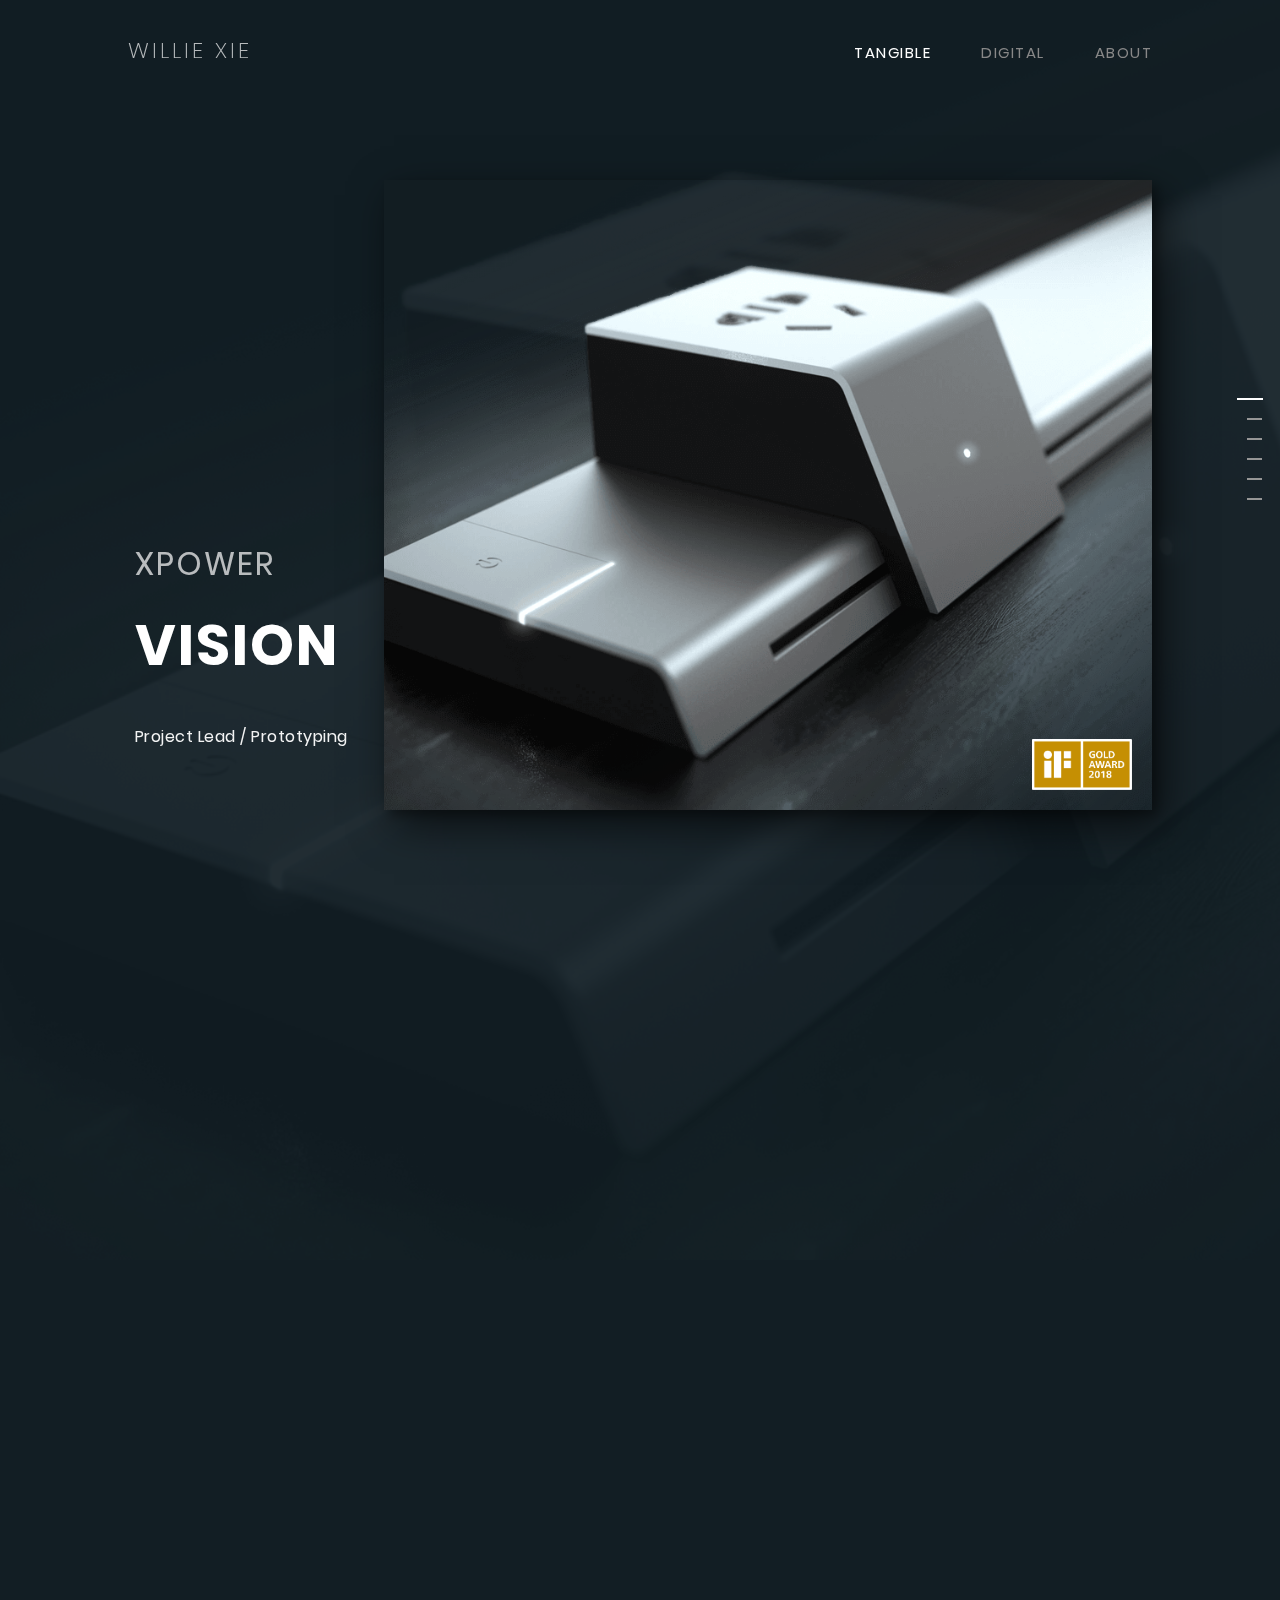
<file: index.html>
<!DOCTYPE html>
<html lang="en">

<head>
    <meta charset="utf-8">
    <meta name="viewport" content="width=device-width, initial-scale=1">
    <meta name="keywords" content="Willie Xie Design Portfolio">
    <meta name="description" content="Willie Xie Design Portfolio">
    <title> Willie Xie - TANGIBLE</title>
    <link rel="icon" href="img/thmb.png">
    <!-- CSS FILES -->
    <link rel="stylesheet" type="text/css" href="css/fullpage.css">
    <link rel="stylesheet" type="text/css" href="css/style.css">

<!-- Global site tag (gtag.js) - Google Analytics -->
<script async src="https://www.googletagmanager.com/gtag/js?id=UA-144193144-1"></script>
<script>
  window.dataLayer = window.dataLayer || [];
  function gtag(){dataLayer.push(arguments);}
  gtag('js', new Date());

  gtag('config', 'UA-144193144-1');
</script>

</head>

<body class="loading">
<div class="navbar">
<a href="/"><div class="logo1">WILLIE XIE</div></a>
<input id="burger" type="checkbox" />

<label for="burger">
    <span></span>
    <span></span>
    <span></span>
</label>

<nav>    
  <ul>
    <li><a href="/" class="checked">TANGIBLE</a></li>
    <li><a href="/digital">DIGITAL</a></li>
    <li><a href="/about" style="padding-bottom: 30%;">ABOUT</a></li>
    <a href="tel:+8613122324885"><img src="img/Asset%202.svg" style="height: 20px"></a>
      <a href="mailto:xie.willie@gmail.com"><img src="img/Asset%201.svg" style="height: 20px"></a>
      <a href="https://www.linkedin.com/in/williexie"><img src="img/Asset%203.svg" style="height: 20px"></a>
  </ul>
</nav>
 


<div class="topnav">
  <a class="active" href="\">TANGIBLE</a>
  <a href="\digital">DIGITAL</a>
  <a href="\about">ABOUT</a>
  
</div></div>


   
    <div id="fullpage">
        <div id="section1" class="section">
            <div class="project">
                <a href="\vision" class="projectthmb" style="position: relative">
                <img class="fitimg" src="img/5_6.png">
                            <img class="award" src="img/iF_GoldAward2018gold_l_RGB.png" >
                </a>

            </div>


        </div>
        
        <div id="section2" class="section">
            <div class="project">
                <a href="\aria" class="projectthmb2">
                <img class="fitimg" src="img/aria4.png">
                </a>
               
            </div>
        </div>
        
        <div id="section3" class="section">
            <div class="project">
                <a href="\cameramount" class="projectthmb3">
                <img class="fitimg" src="img/drift_wrist3.png">
                </a>
    
            </div>
        </div>
        <div id="section4" class="section">
            <div class="project">
                <a href="\desksystem" class="projectthmb4">
                <img class="fitimg" src="img/iPS5.116.png">
                </a>
                
            </div>
        </div>
        <div id="section5" class="section">
            <div class="project">
                <a href="\c3" class="projectthmb5">
                <img class="fitimg" src="img/C3_r1.png">
                </a>
            </div>
        </div>
        <div id="section6" class="section">
            <div class="project">
                <a href="\packaging" class="projectthmb6">
                <img class="fitimg" src="img/jl1.png">
                </a>
            </div>
        </div>
    
    </div>
<div class="projecttext"><h1>
                    XPOWER</h1> <h5>VISION</h5>
                    <div style="margin-top: -5px"><h2>Project Lead / Prototyping</h2></div>
                </div>
    <div class="projecttext2"><h1>
                    ARIA</h1> <h5>AIR PURIFIER</h5>
                    <div style="margin-top: -5px"><h2>Product / Concept  </h2></div>
                </div>
    <div class="projecttext3"><h1>
                    DRIFT</h1> <h5>CAMERA MOUNT</h5>
                    <div style="margin-top: -15px"><h2>Product / Prototyping </h2></div>
                </div>
    <div class="projecttext4"><h1>
                    XPOWER</h1> <h5>DESK SYSTEM</h5>
                    <div style="margin-top: -15px"><h2>Product / Manufacturing </h2></div>
                </div>
    <div class="projecttext5"><h1>
                    C3</h1> <h5>COMPUTER CASE</h5>
                    <div style="margin-top: -15px"><h2> Prototyping / Simulation </h2></div>
                </div>
    <div class="projecttext6"><h1>
                    Miscellaneous</h1> <h5> PACKAGING DESIGN</h5>
                    <div style="margin-top: -15px"><h2>Packaging / Manufacturing</h2></div>
                </div>


    <img class="bgimg1" src="img/5_6.png">
<img class="bgimg2" src="img/aria4.png">
<img class="bgimg3" src="img/drift_wrist3.png">
<img class="bgimg4" src="img/iPS5.116.png">
<img class="bgimg5" src="img/C3_r1.png">
    <img class="bgimg6" src="img/jl1.png">

<script type="text/javascript" src="js/fullpage.min.js"></script>
<script src="js/imagesloaded.pkgd.min.js" type="text/javascript"></script>


<script>
    imagesLoaded('#section1', () => {
				document.body.classList.remove('loading');
			});
    </script>
    <script>
        var s = sessionStorage.getItem('state');
        
    var d = document.getElementById(s);
d.className += " active";
        
        sessionStorage.clear();
    </script>
    <script>
        var myFullpage = new fullpage('#fullpage', {
            //Navigation
            menu: '#menu',
            lockAnchors: true,
            anchors: ['p1', 'p2', 'p3', 'p4', 'p5','p6'],
            navigation: true,
            navigationPosition: 'right',
            navigationTooltips: ['Project1', 'Project2', 'Project3', 'Project4'],
            showActiveTooltip: false,
            slidesNavigation: false,
            slidesNavPosition: 'bottom',

            //Scrolling
            css3: true,
            scrollingSpeed: 700,
            autoScrolling: true,
            fitToSection: true,
            fitToSectionDelay: 600,
            scrollBar: false,
            easing: 'easeInOutCubic',
            easingcss3: 'ease',
            loopBottom: false,
            loopTop: false,
            loopHorizontal: true,
            continuousVertical: false,
            continuousHorizontal: false,
            scrollHorizontally: false,
            interlockedSlides: false,
            dragAndMove: false,
            offsetSections: false,
            resetSliders: false,
            fadingEffect: false,
            normalScrollElements: '#element1, .element2',
            scrollOverflow: false,
            scrollOverflowReset: false,
            scrollOverflowOptions: null,
            touchSensitivity: 6,
            normalScrollElementTouchThreshold: 3,
            bigSectionsDestination: null,

            //Accessibility
            keyboardScrolling: true,
            animateAnchor: true,
            recordHistory: false,

            //Design
            controlArrows: true,
            verticalCentered: true,
            sectionsColor: [],
            fixedElements: '#header, .footer',
            responsiveWidth: 0,
            responsiveHeight: 0,
            responsiveSlides: false,
            parallax: false,
            parallaxOptions: {
                type: 'reveal',
                percentage: 62,
                property: 'translate'
            },

            //Custom selectors
            sectionSelector: '.section',
            slideSelector: '.slide',

            lazyLoading: true,

            //events
            onLeave: function(origin, destination, direction) {},
            afterLoad: function(origin, destination, direction) {},
            afterRender: function() {},
            afterResize: function(width, height) {},
            afterResponsive: function(isResponsive) {},
            afterSlideLoad: function(section, origin, destination, direction) {},
            onSlideLeave: function(section, origin, destination, direction) {}
        });
    </script>


</body>

</html>
</file>
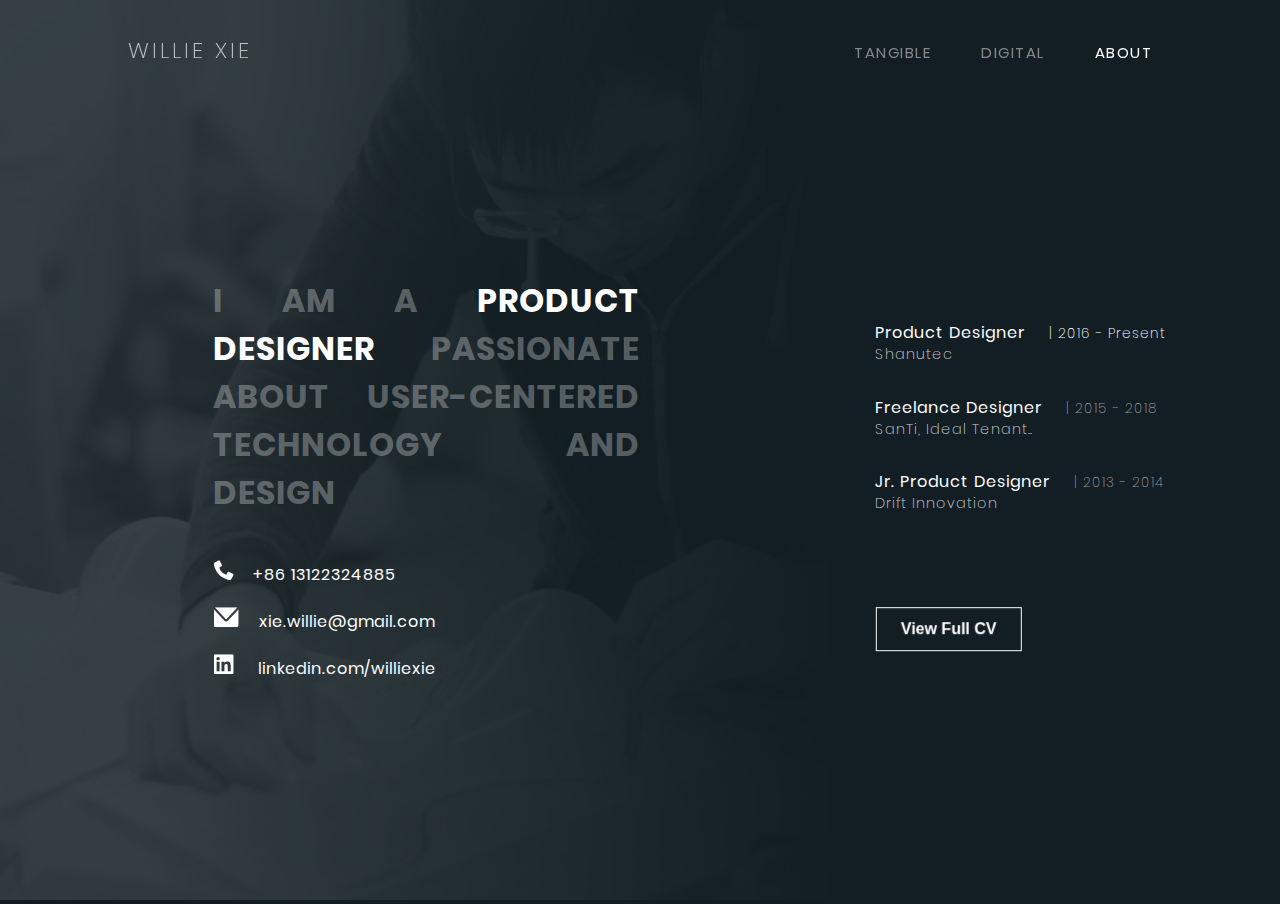
<file: about.html>
<!DOCTYPE html>
<html lang="en">

<head>
    <meta charset="utf-8">
    <meta name="viewport" content="width=device-width, initial-scale=1">
    <meta name="keywords" content="Willie Xie Design Portfolio">
    <meta name="description" content="Willie Xie Design Portfolio">
    <title>Willie Xie</title>
    <link rel="icon" href="img/thmb.png">
    <!-- CSS FILES -->
    <link rel="stylesheet" type="text/css" href="css/fullpage.css">
    <link rel="stylesheet" type="text/css" href="css/style.css">

<!-- Global site tag (gtag.js) - Google Analytics -->
<script async src="https://www.googletagmanager.com/gtag/js?id=UA-144193144-1"></script>
<script>
  window.dataLayer = window.dataLayer || [];
  function gtag(){dataLayer.push(arguments);}
  gtag('js', new Date());

  gtag('config', 'UA-144193144-1');
</script>
</head>

<body>
<div id="navbar"class="navbar">
<a href="/"><div class="logo1">WILLIE XIE</div></a>
<input id="burger" type="checkbox" />

<label for="burger">
    <span></span>
    <span></span>
    <span></span>
</label>

<nav>    
  <ul>
    <li><a href="/" >TANGIBLE</a></li>
    <li><a href="/digital">DIGITAL</a></li>
    <li><a href="/about" class="checked" style="padding-bottom: 30%;">ABOUT</a></li>
    <a href="tel:+8613122324885"><img src="img/Asset%202.svg" style="height: 20px"></a>
      <a href="mailto:xie.willie@gmail.com"><img src="img/Asset%201.svg" style="height: 20px"></a>
      <a href="https://www.linkedin.com/in/williexie"><img src="img/Asset%203.svg" style="height: 20px"></a>
  </ul>
</nav>
 


<div class="topnav">
  <a href="\">TANGIBLE</a>
  <a href="\digital">DIGITAL</a>
  <a class="active" href="\about">ABOUT</a>
  
</div></div>


<div class="splitgrid">
    <ul>
        <li style="position: relative; grid-column: span 2"><img class="gmask" style="opacity: 0.15; width: 100%; object-fit: cover" src="img/portrait4.jpg">
        <div class="cinfo">
          <div style="text-align: justify;">
           <h7 >I AM A </h7><h8>PRODUCT DESIGNER</h8> <h7 >PASSIONATE ABOUT USER-CENTERED TECHNOLOGY AND DESIGN</h7></div>
            <div class="contact"><a href="tel:+8613122324885"><img src="img/Asset%202.svg" style="height: 20px; margin-right:20px"><h4 style="display: inline">+86 13122324885</h4></a>
      <a href="mailto:xie.willie@gmail.com"><img src="img/Asset%201.svg" style="height: 20px; margin-right:20px"><h4 style="display: inline">xie.willie@gmail.com</h4></a>
      <a href="https://www.linkedin.com/in/williexie"><img src="img/Asset%203.svg" style="height: 20px; margin-right:20px">
            <h4 style="display: inline">linkedin.com/williexie</h4></a></div>
 </div>
        </li>
        
        <li style="position: relative">
       
       <!--<h3><img style="height: 25px; width: auto; margin-left: 0px; margin-right: 20px" src="img/work.svg">EXPERIENCE</h3>-->
                
           <div class="cv">    
           <div style="line-height: 0px; padding-top: 60px">     
           <h4 style="display: inline">Product Designer</h4>
               <h4 style="display: inline; font-weight: 100; font-size: 0.85em; padding-left: 20px">| 2016 - Present</h4>
            <h6>Shanutec</h6>
             </div>   
            <div style="line-height: 0px; padding-top: 20px">     
           <h4 style="display: inline">Freelance Designer</h4>
               <h4 style="display: inline; font-weight: 100; font-size: 0.85em; padding-left: 20px;color: #999">| 2015 - 2018</h4>
            <h6>SanTi, Ideal Tenant.. </h6>
             </div>       
             <div style="line-height: 0px; padding-top: 20px; padding-bottom: 60px">     
           <h4 style="display: inline">Jr. Product Designer</h4>
               <h4 style="display: inline; font-weight: 100; font-size: 0.85em; padding-left: 20px;color: #999">| 2013 - 2014</h4>
            <h6>Drift Innovation</h6>
             </div>       
             
                
            <!--<h3 style="display: inline"><img style="height: 25px; margin-left: 0px; margin-right: 20px" src="img/edu.svg">EDUCATION</h3>
                
                
           <div style="line-height: 0px; padding-top: 60px">     
           <h4 style="display: inline">BSc. Product Design</h4>
               <h4 style="display: inline; font-weight: 100; font-size: 0.85em; padding-left: 60px;color: #999">2011 - 2015</h4>
            <h6>Brunel University London</h6>
             </div>   -->
            
                
            <div style="padding-top: 10px;">  
            <a href="/CV_WillieXie2019.pdf" class="button1 hvr-sweep-to-right">View Full CV</a></div> 
        
        
        
        
        
        
        
        
        
        
        
        
        </div> 
        </li>
    </ul>
    
</div>


<script type="text/javascript" src="js/jquery-3.3.1.min.js"></script>
    <script type="text/javascript" src="js/fullpage.min.js"></script>
    <script type="text/javascript" src="js/scrolloverflow.min.js"></script>
    <script>
    window.onscroll = () => {
  const nav = document.querySelector('#navbar');
  if(this.scrollY <= 10) nav.className = 'navbar'; else nav.className = 'scroll';
};
    </script>

</body>

</html>
</file>
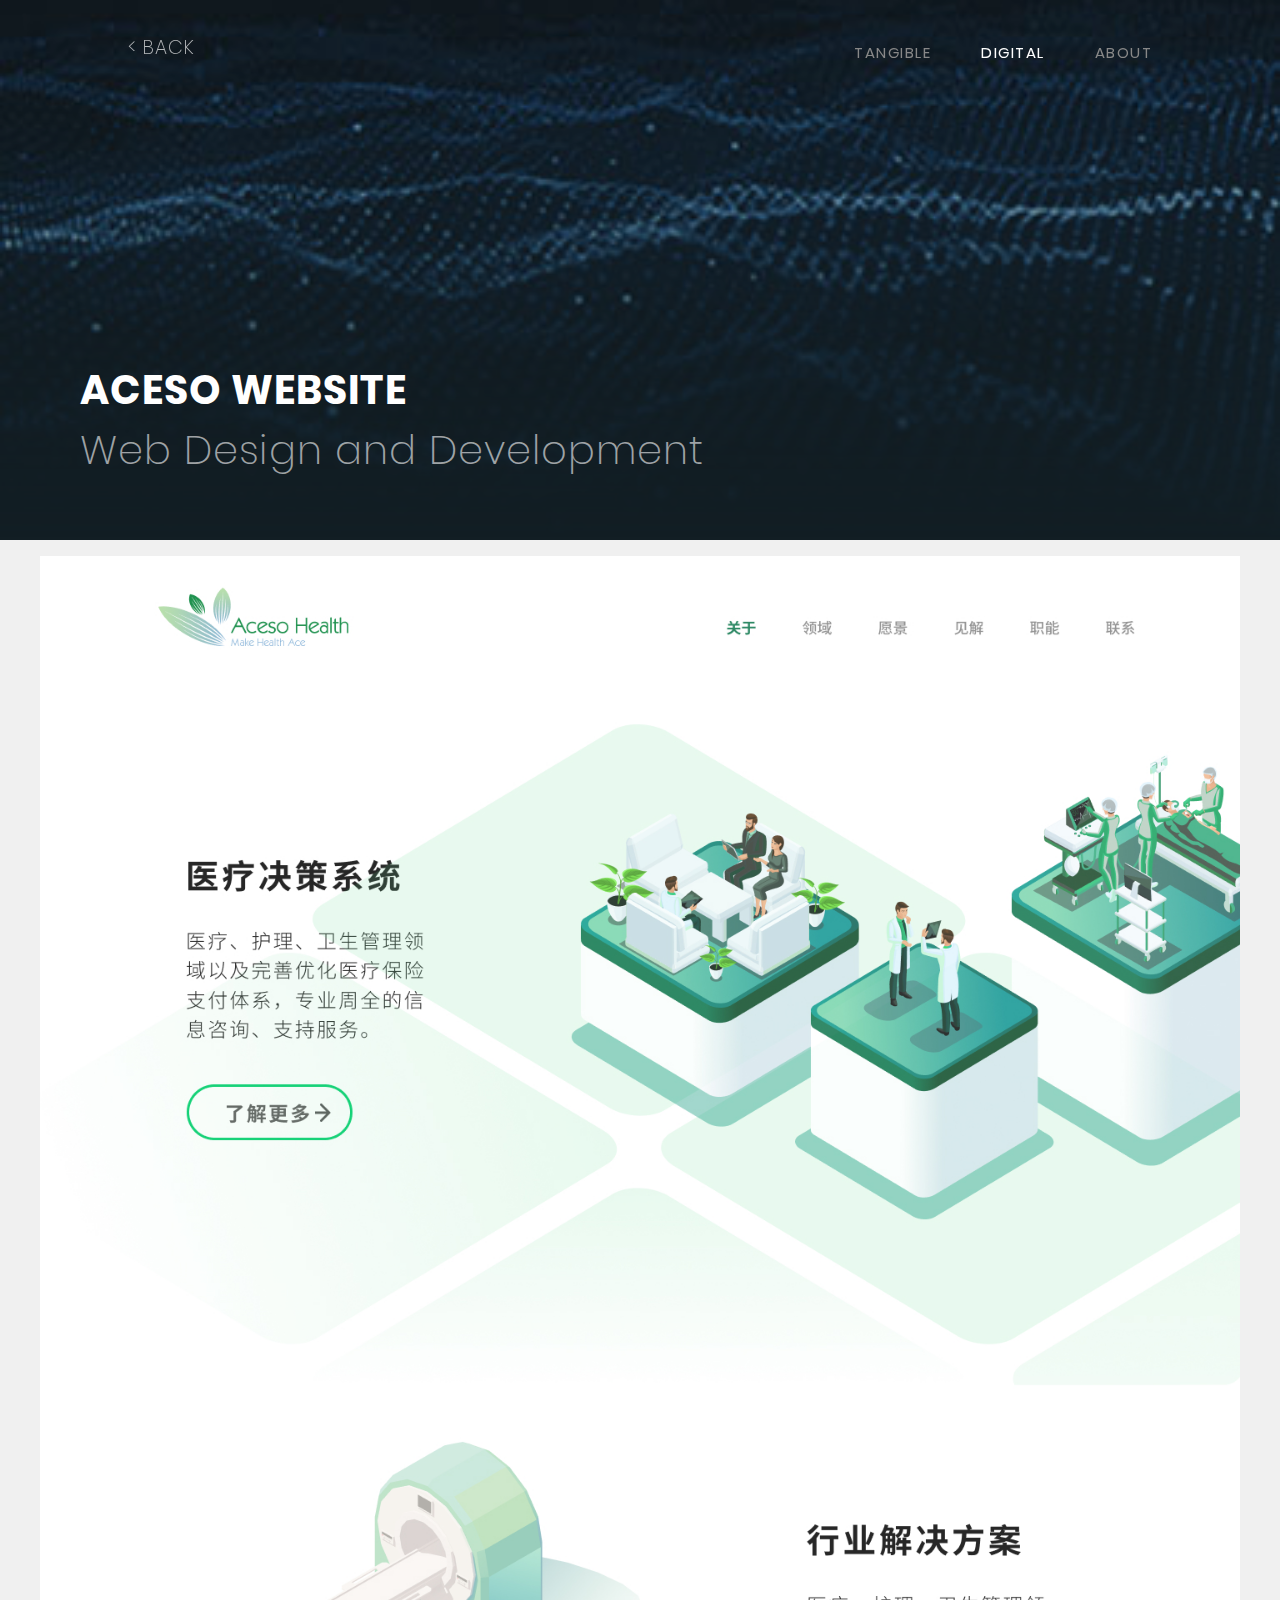
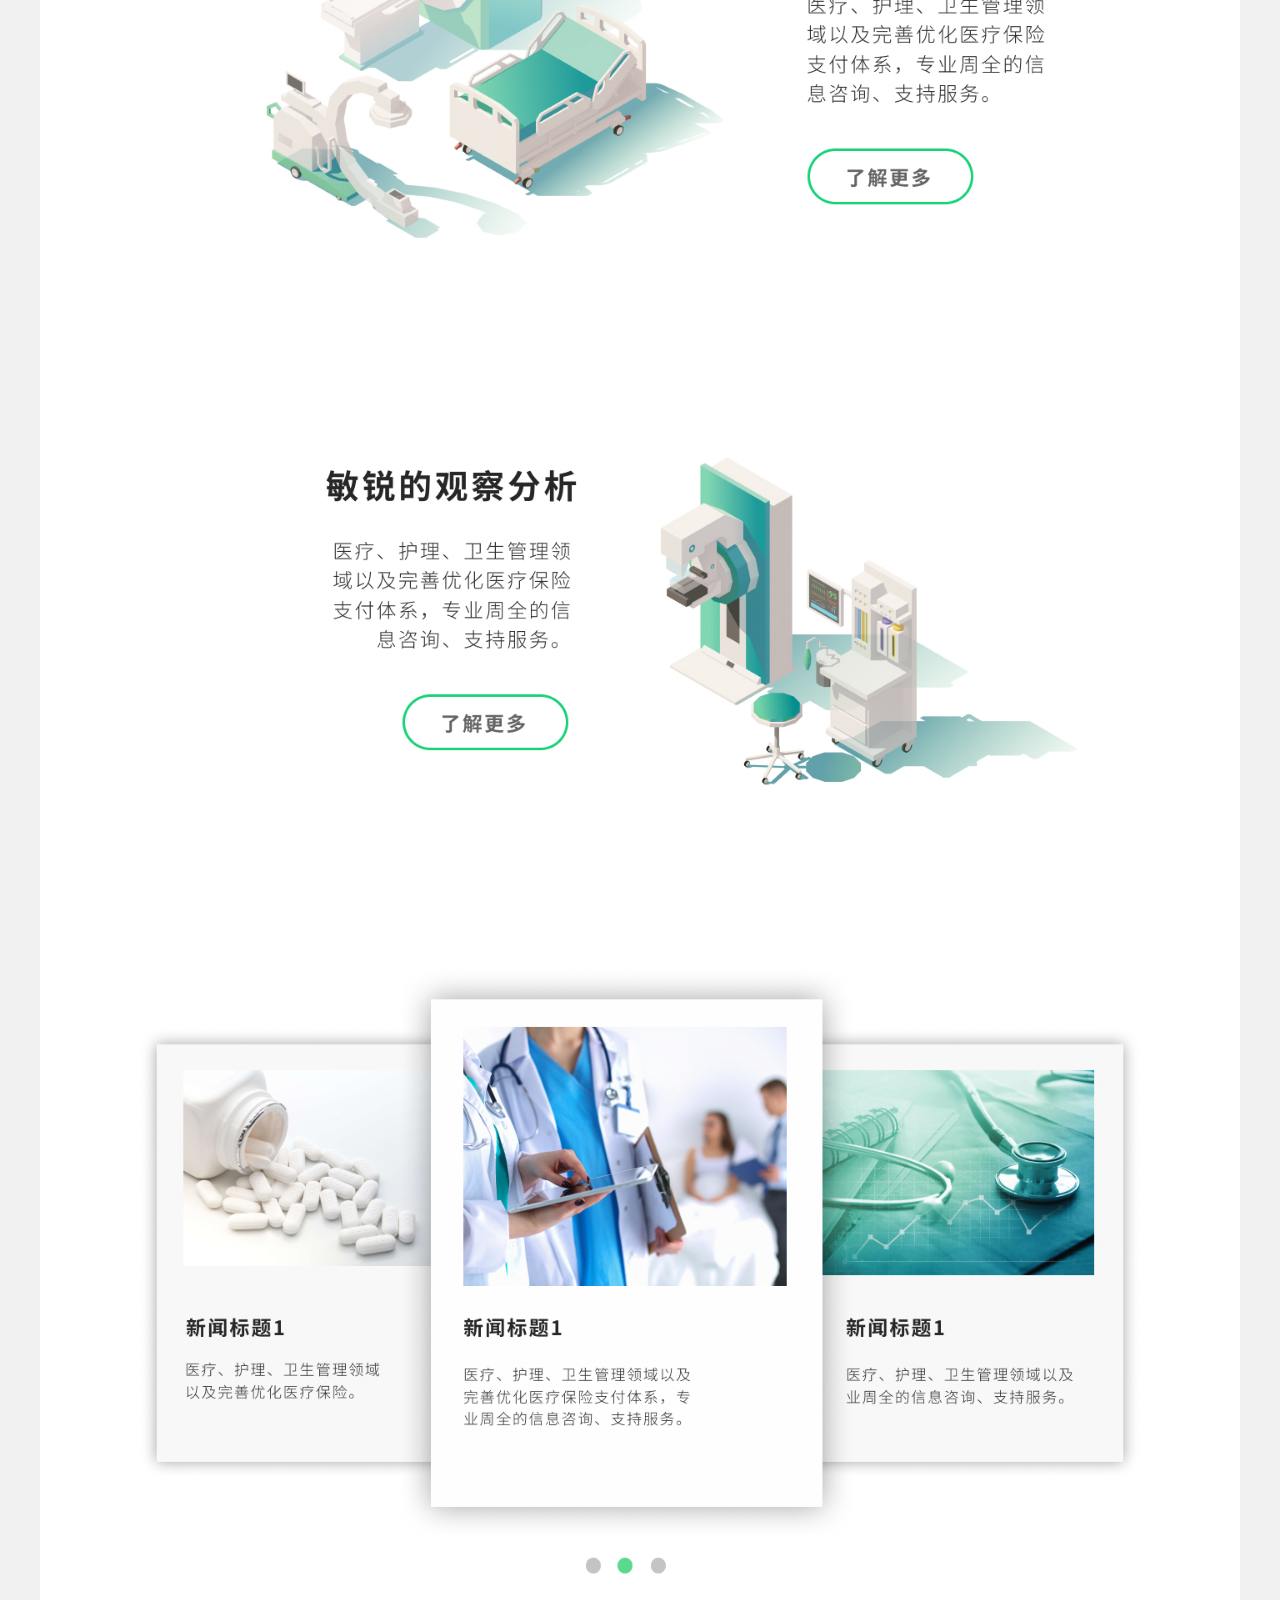
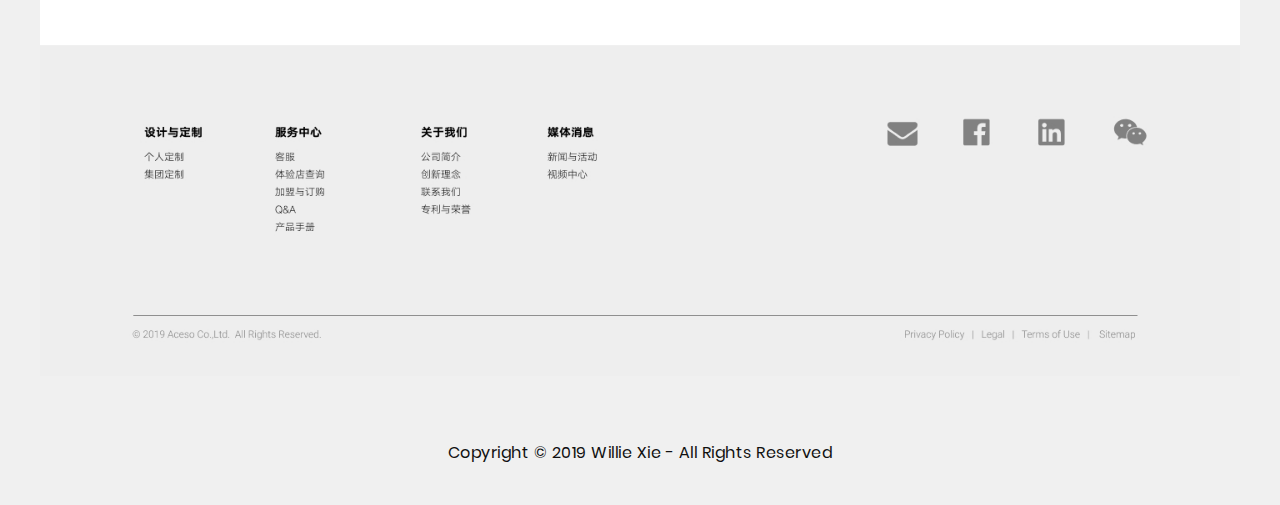
<file: acesoweb.html>
<!DOCTYPE html>
<html lang="en">

<head>
    <meta charset="utf-8">
    <meta name="viewport" content="width=device-width, initial-scale=1">
    <meta name="keywords" content="Willie Xie Design Portfolio">
    <meta name="description" content="Willie Xie Design Portfolio">
    <title>WX</title>
    <link rel="icon" href="img/thmb.png">
    <!-- CSS FILES -->
    <link rel="stylesheet" type="text/css" href="css/fullpage.css">
    <link rel="stylesheet" type="text/css" href="css/style.css">
     <link rel="stylesheet" type="text/css" href="css/uikit.css">
<!-- Global site tag (gtag.js) - Google Analytics -->
<script async src="https://www.googletagmanager.com/gtag/js?id=UA-144193144-1"></script>
<script>
  window.dataLayer = window.dataLayer || [];
  function gtag(){dataLayer.push(arguments);}
  gtag('js', new Date());

  gtag('config', 'UA-144193144-1');
</script>
</head>

<body>
<div id="navbar"class="navbar">
<a href="/digital"><div class="logo1" style="letter-spacing: 1px; font-size: 1.2em;">&#60; BACK</div></a>
<input id="burger" type="checkbox" />

<label for="burger">
    <span></span>
    <span></span>
    <span></span>
</label>

<nav>    
  <ul>
    <li><a href="/" class="checked">TANGIBLE</a></li>
    <li><a href="/digital">DIGITAL</a></li>
    <li><a href="/about" style="padding-bottom: 30%;">ABOUT</a></li>
    <a href="tel:+8613122324885"><img src="img/Asset%202.svg" style="height: 20px"></a>
      <a href="mailto:xie.willie@gmail.com"><img src="img/Asset%201.svg" style="height: 20px"></a>
      <a href="https://www.linkedin.com/in/williexie"><img src="img/Asset%203.svg" style="height: 20px"></a>
  </ul>
</nav>
 


<div class="topnav">
  <a  href="\">TANGIBLE</a>
  <a class="active" href="\digital">DIGITAL</a>
  <a href="\about">ABOUT</a>
  
</div></div>
<div style="width: 100%; position: relative">
<img class="headerimg" src="img/light2.jpg">
<div style="color: #fff; max-width: 1200px; width: 100%; position: absolute; display: block; bottom: 0%;left: 50%;transform: translate(-50%, -50%); margin: 0 auto;padding-left: 1em">
    <div style=" padding-left: 2em;">
    <h9>ACESO WEBSITE</h9>
        <h10>Web Design and Development</h10>

    </div>
    </div>
</div>
<div style="background-color: rgb(240,240,240)">
 <div style="max-width: 1200px; margin: 0 auto; padding: 1em 1em">
  <img class="contentimg" src="img/aceso/Desktop.jpg">



</div></div>
    <footer style="background-color: rgb(240,240,240); text-align: center; padding: 40px">
    <h2 style="max-width: 1200px; margin: 0 auto; color: #111">Copyright © 2019 Willie Xie - All Rights Reserved</h2>
    </footer>



<script src="js/lottie.js"></script>
    <script>
    lottie.loadAnimation({
  container: document.getElementById('lottie3'), // the dom element that will contain the animation
  renderer: 'svg',
  loop: true,
  autoplay: true,
  path: 'img/em/em3.json' // the path to the animation json
});

    </script>
    <script>
    window.onscroll = () => {
  const nav = document.querySelector('#navbar');
  if(this.scrollY <= 10) nav.className = 'navbar'; else nav.className = 'scroll';
};
    </script>
    <script>
    sessionStorage.setItem('state', 'section3');
    </script>
    <script src="js/uikit.min.js"></script>
    <script src="js/uikit-icons.min.js"></script>
</body>

</html>
</file>
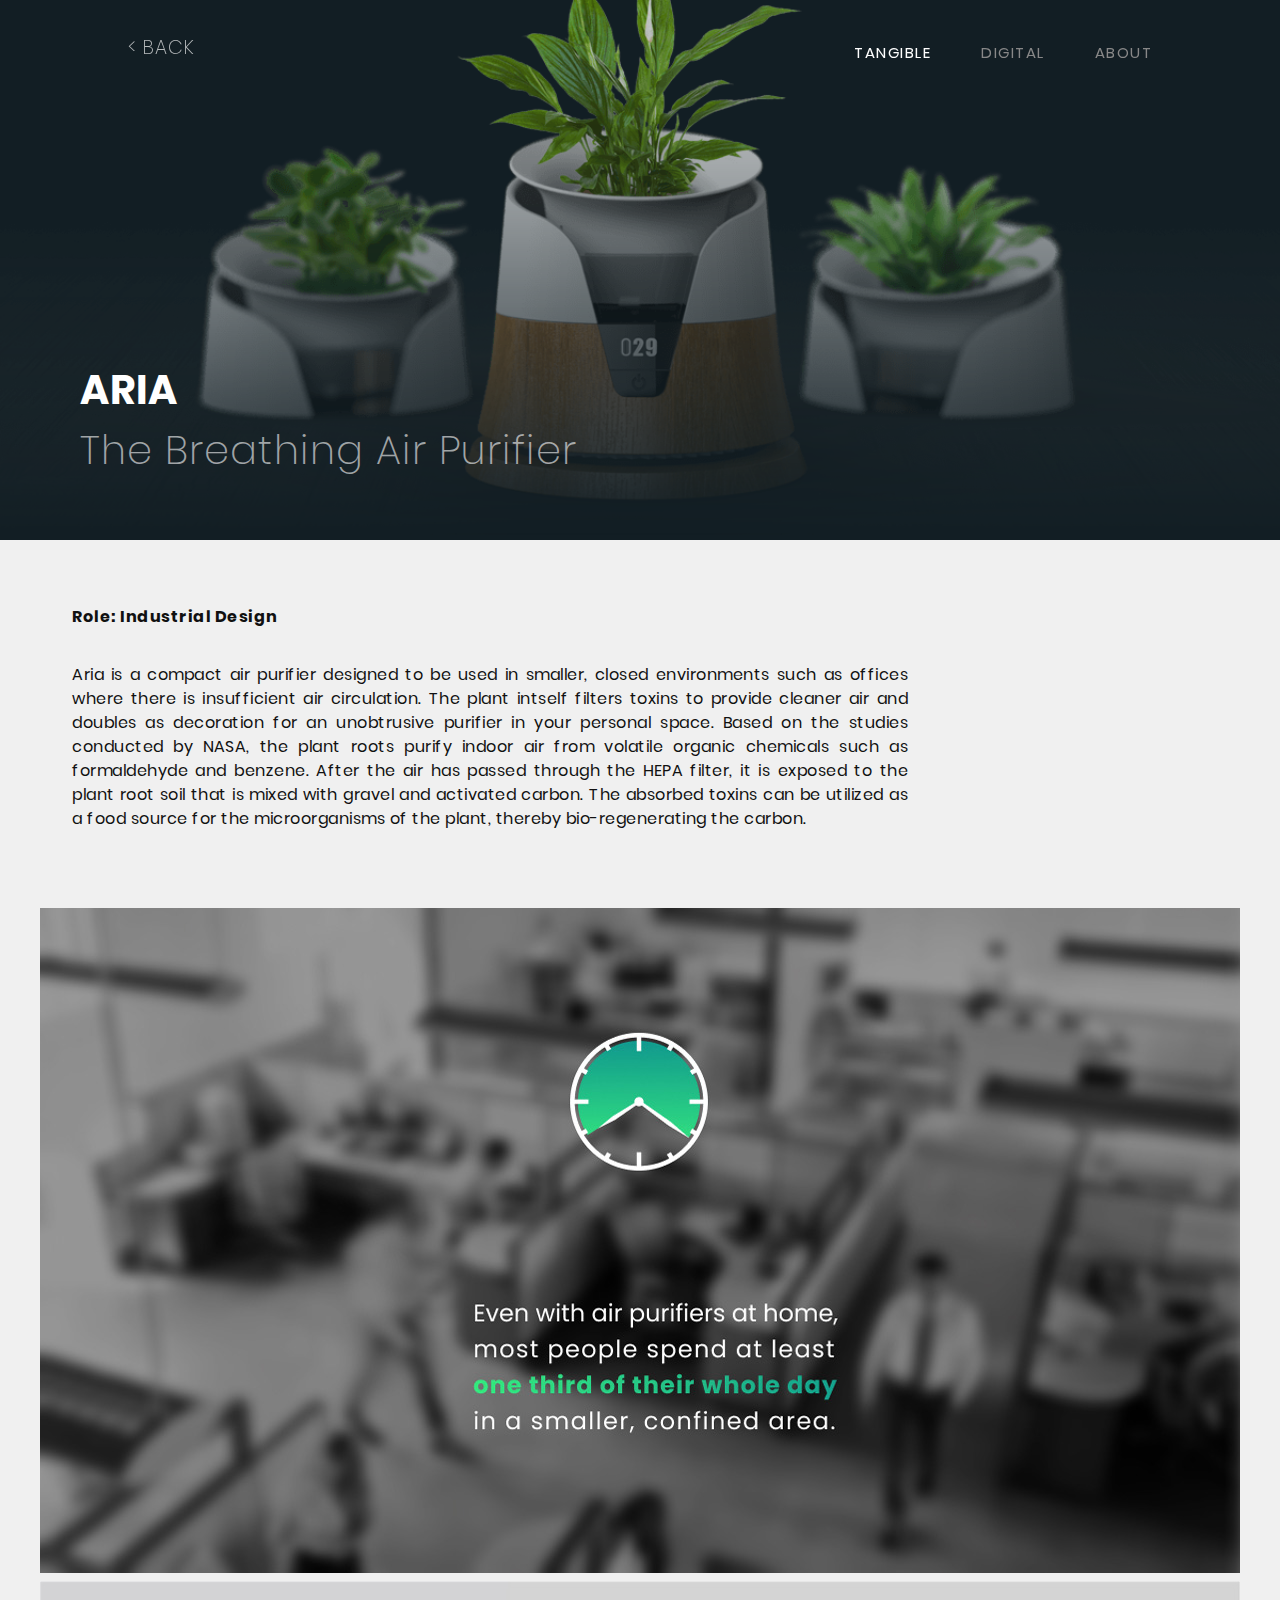
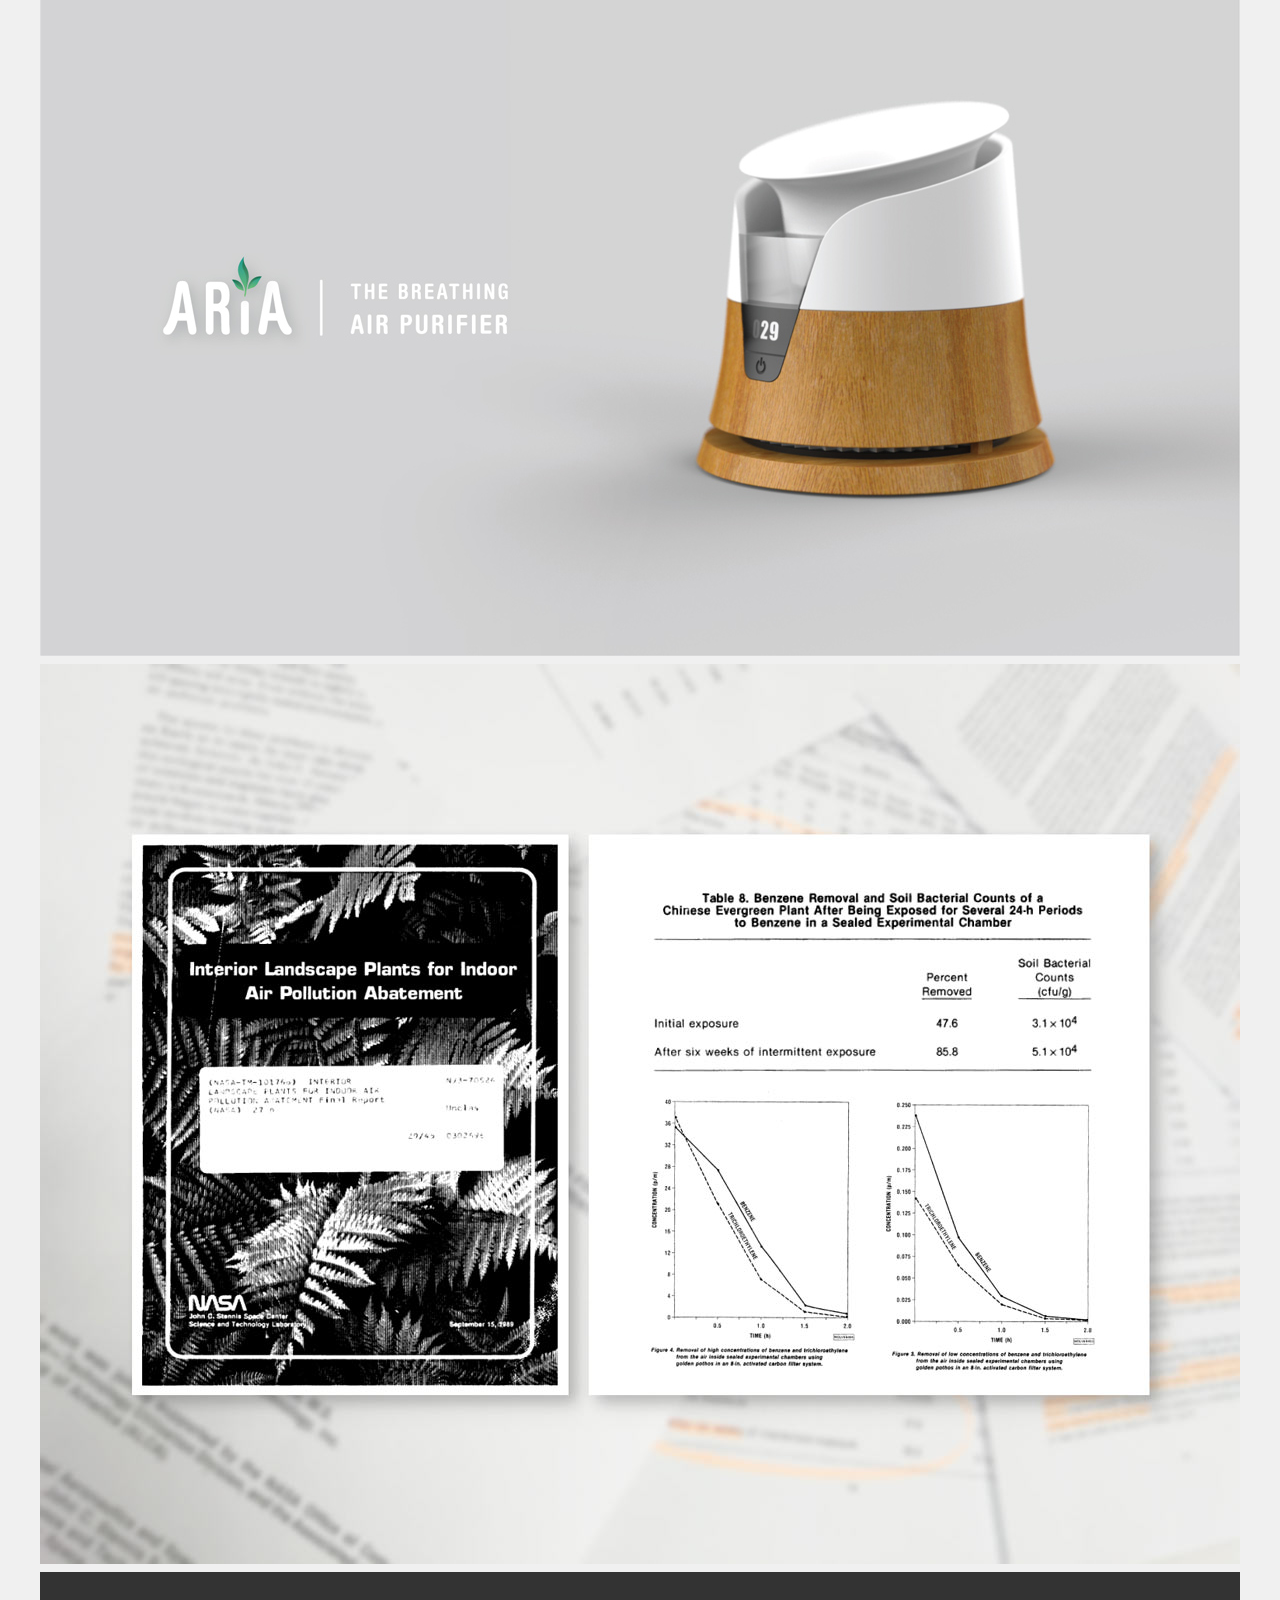
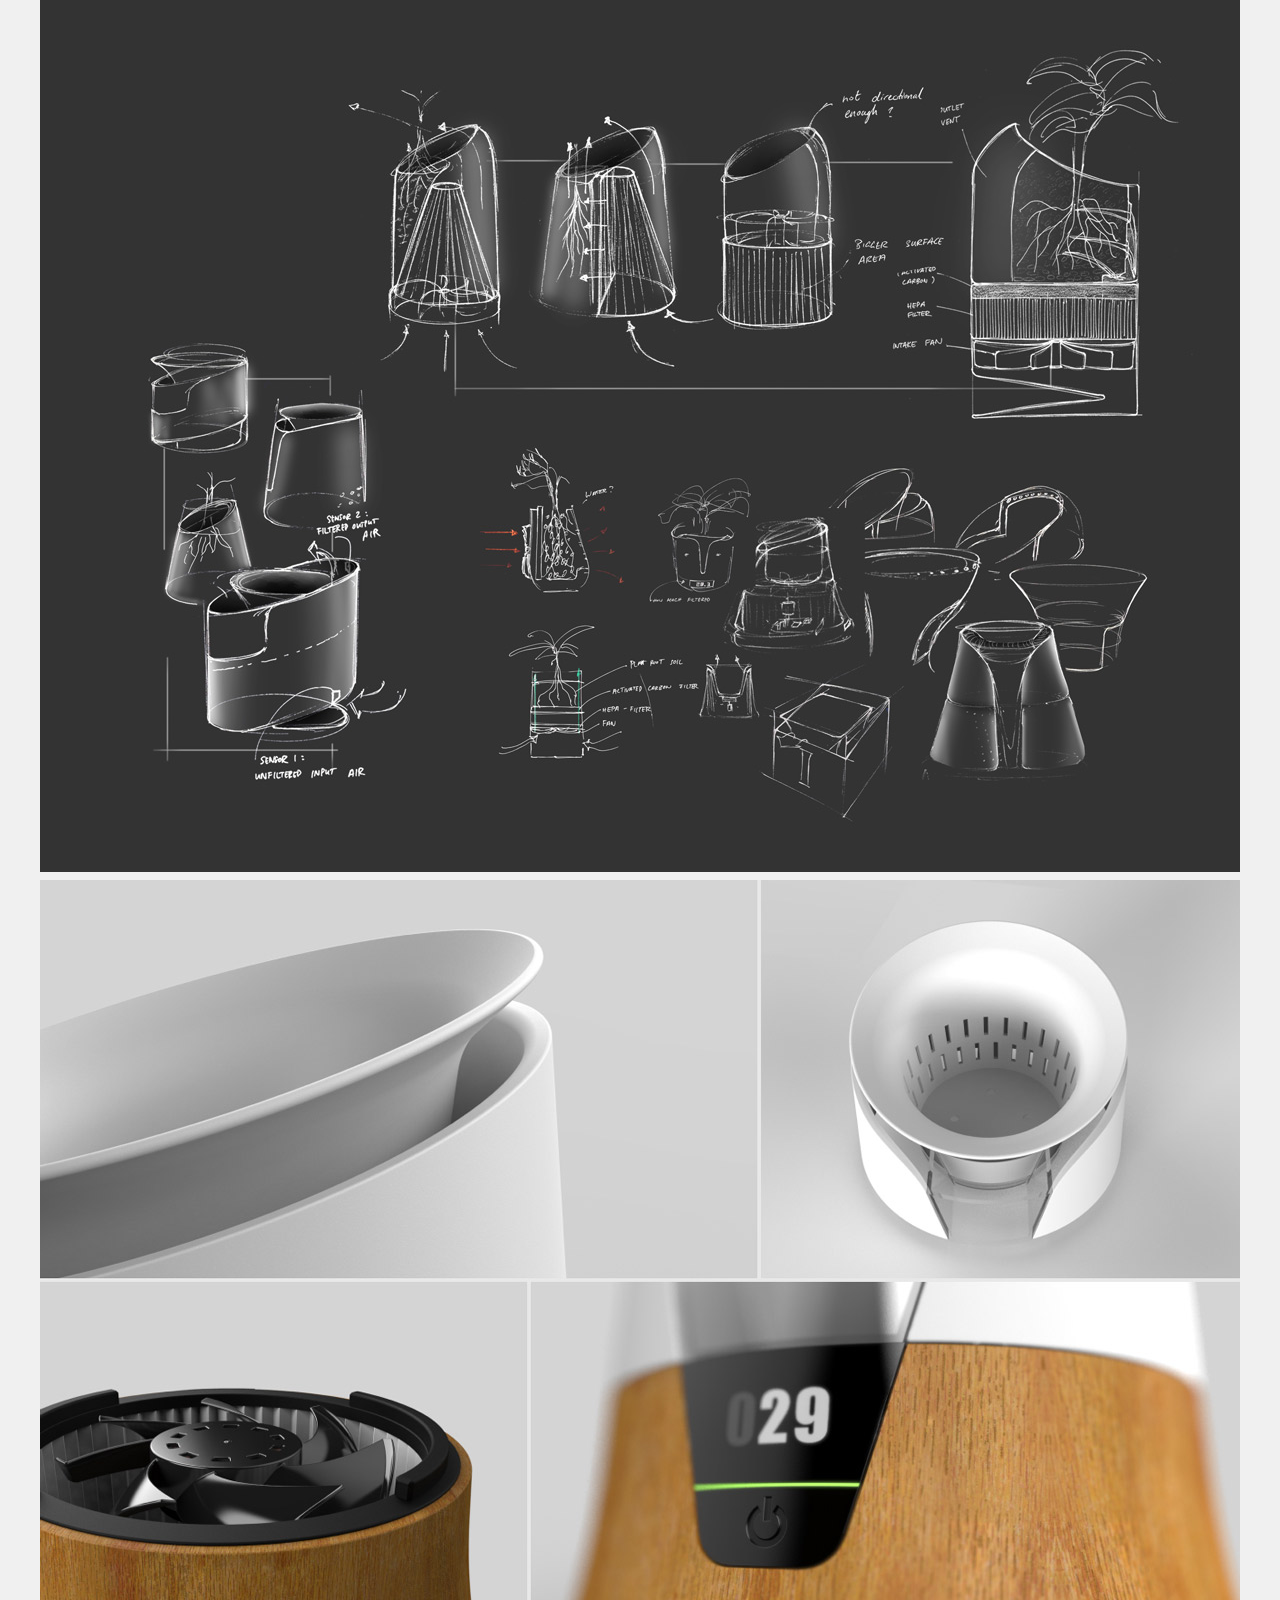
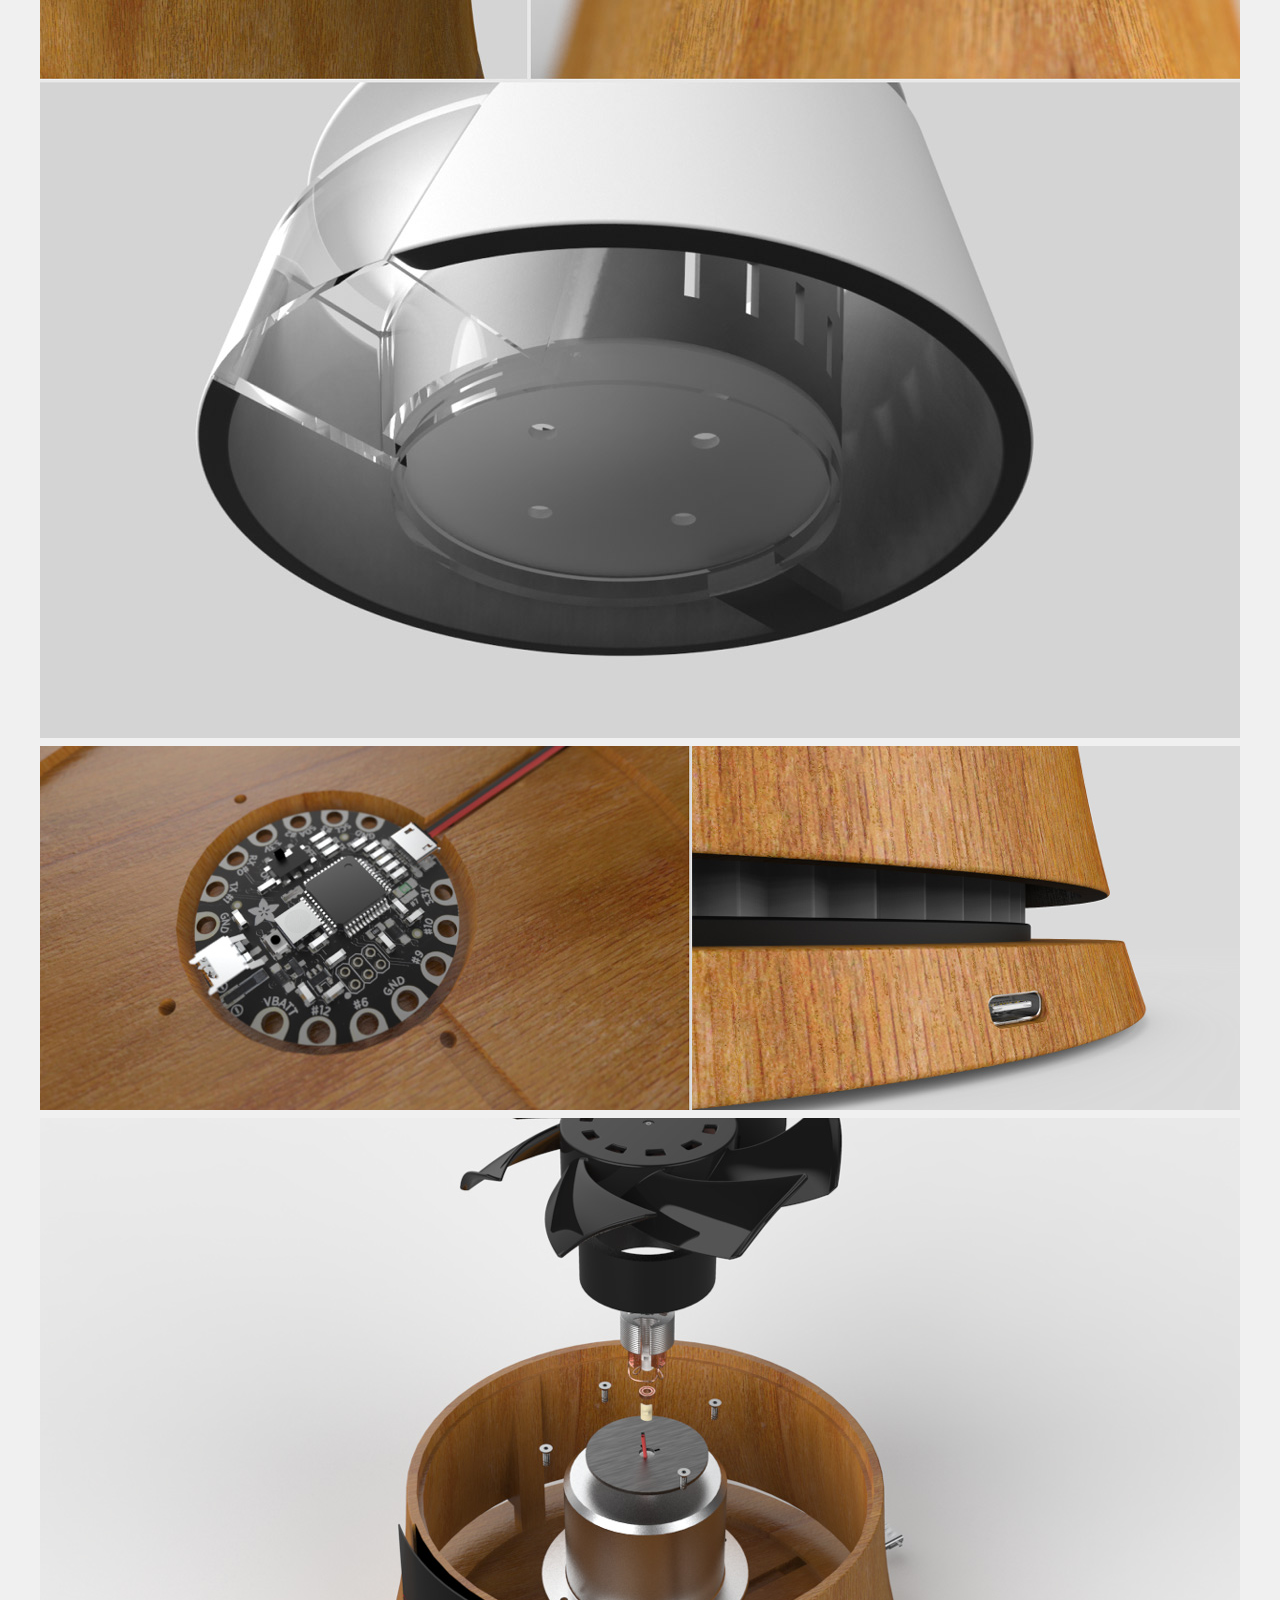
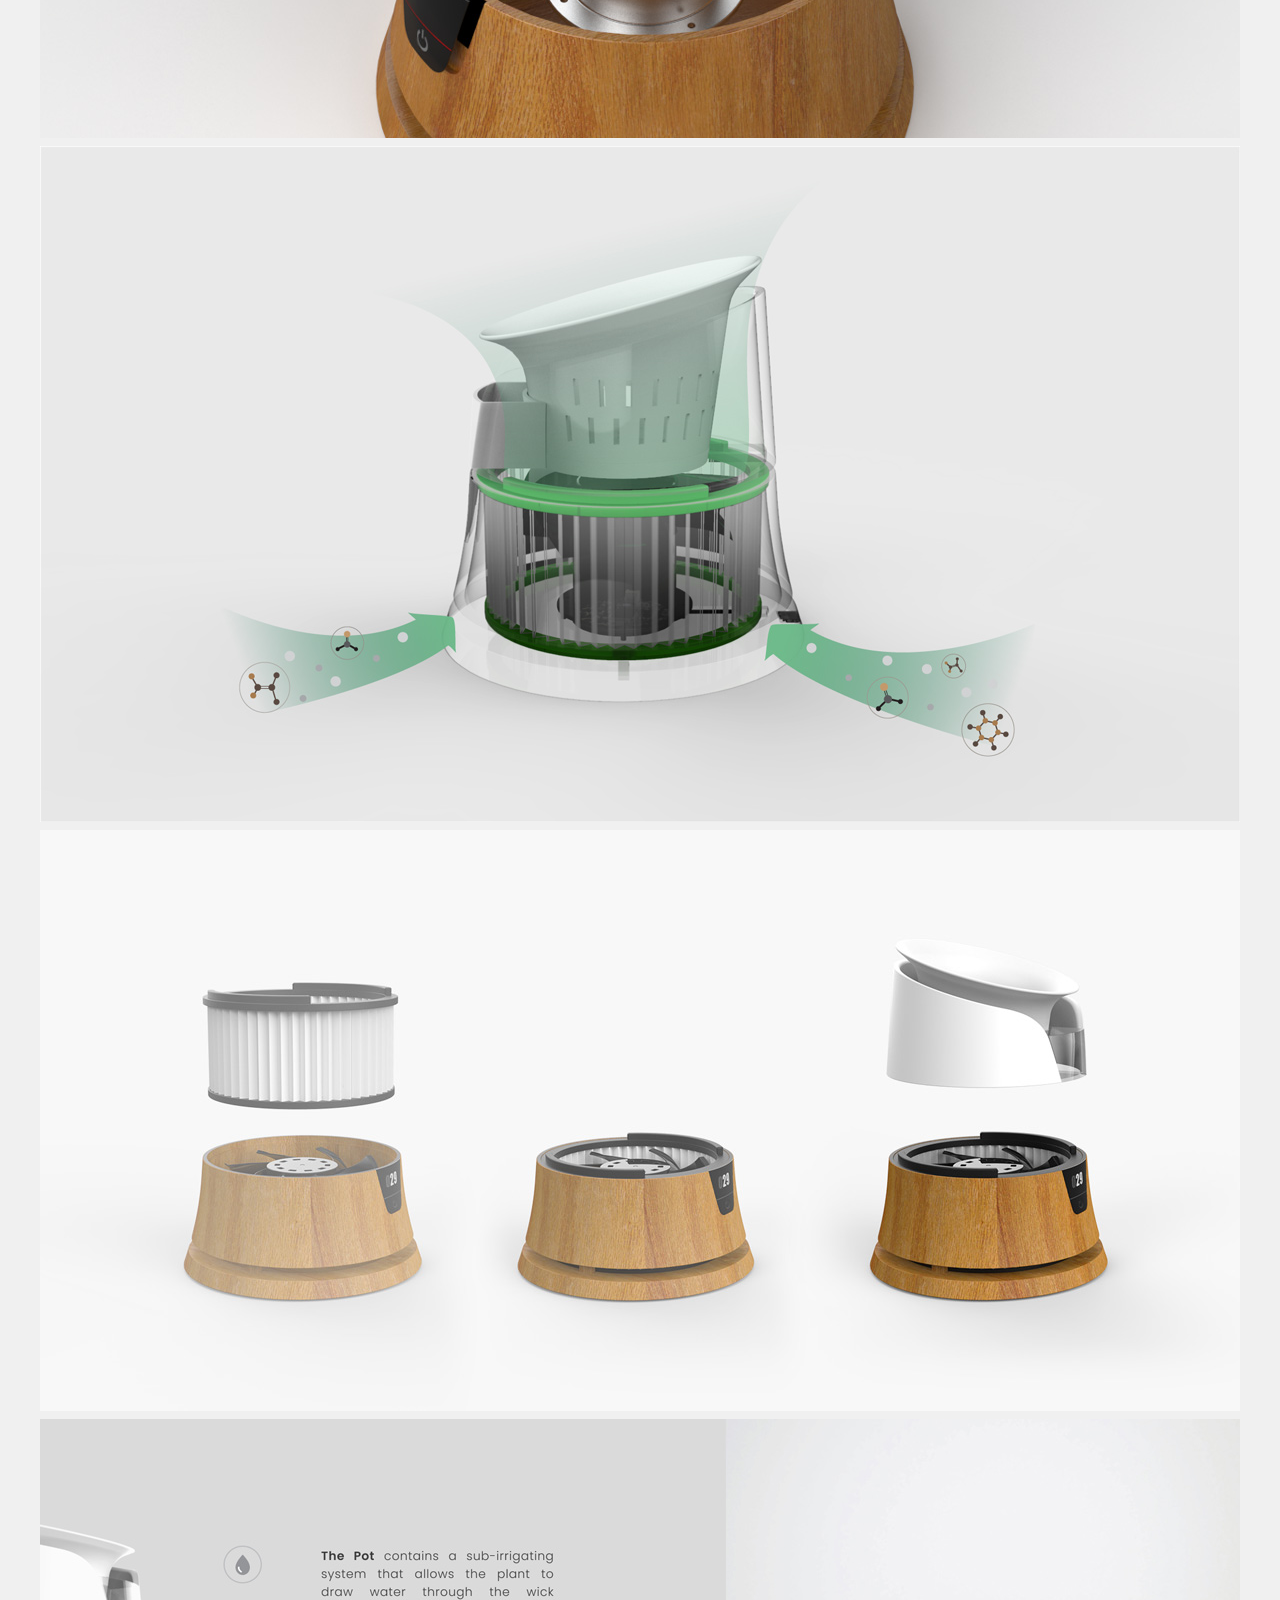
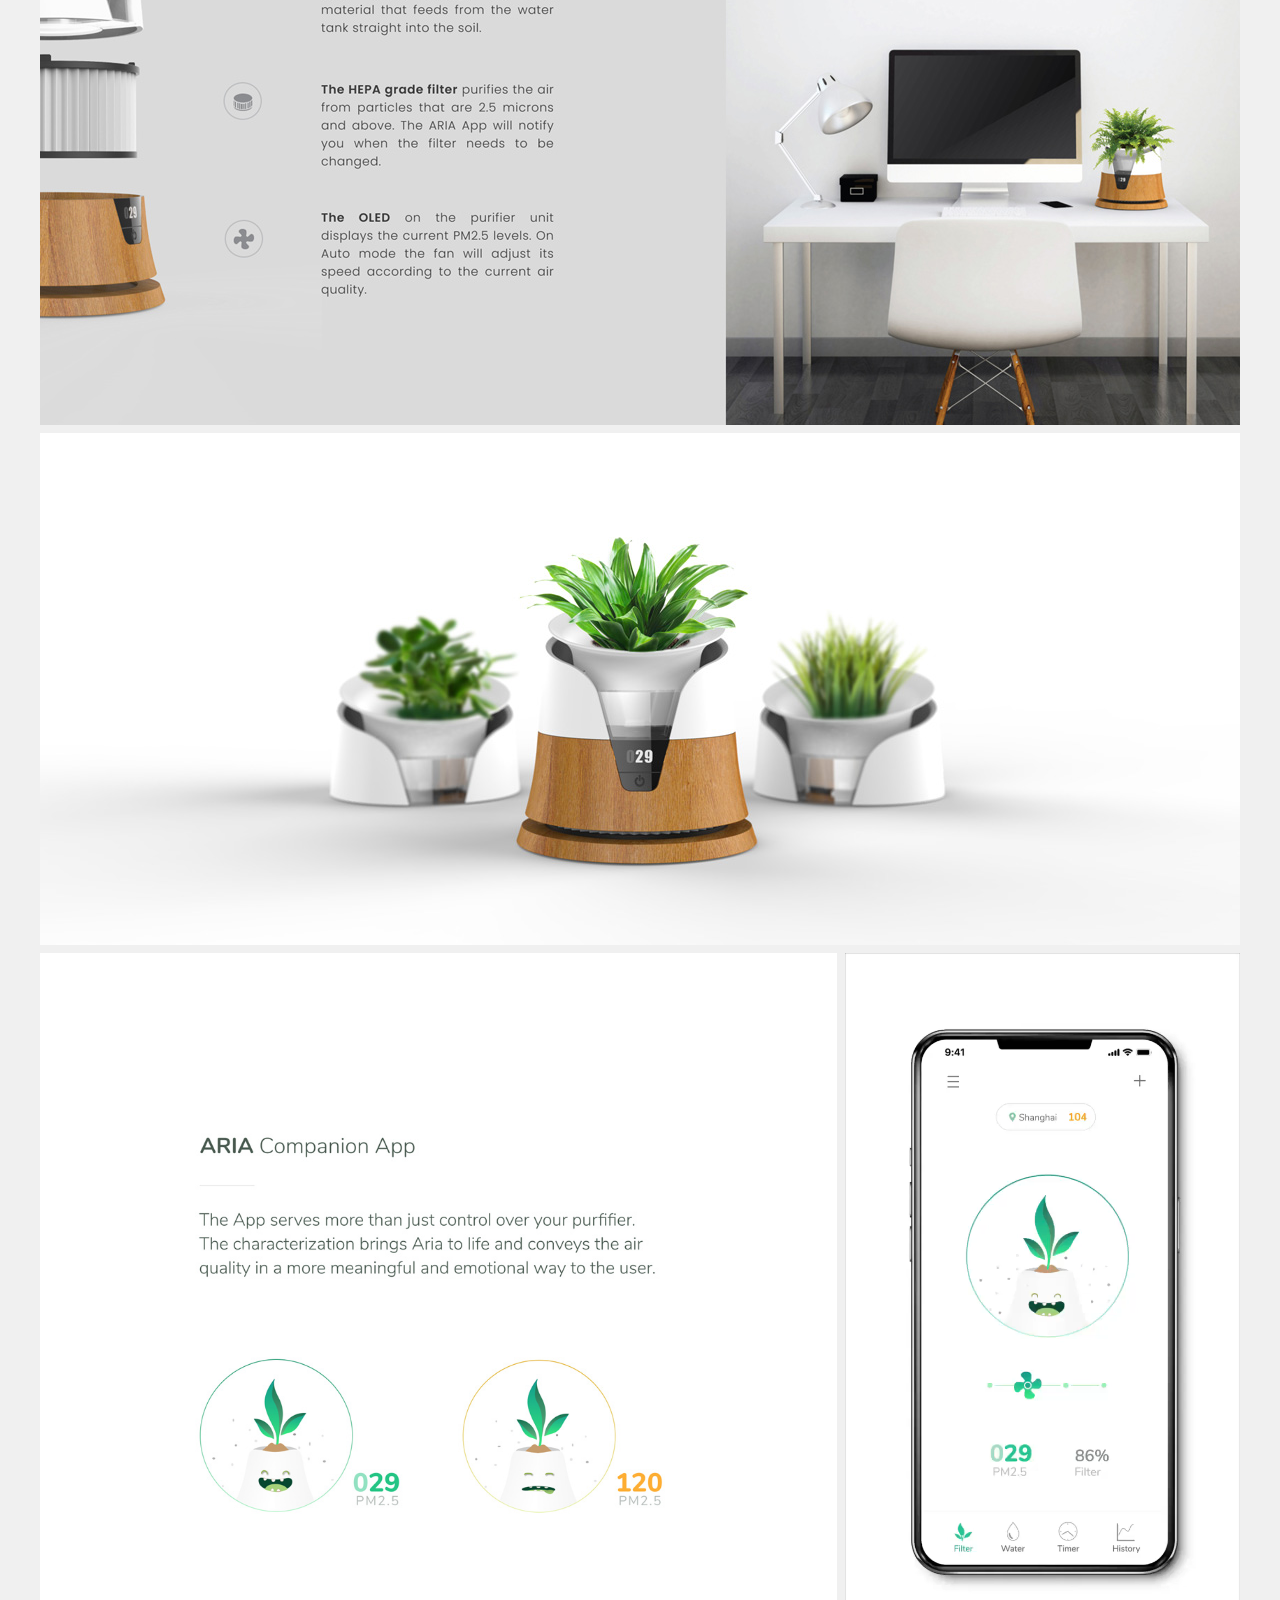
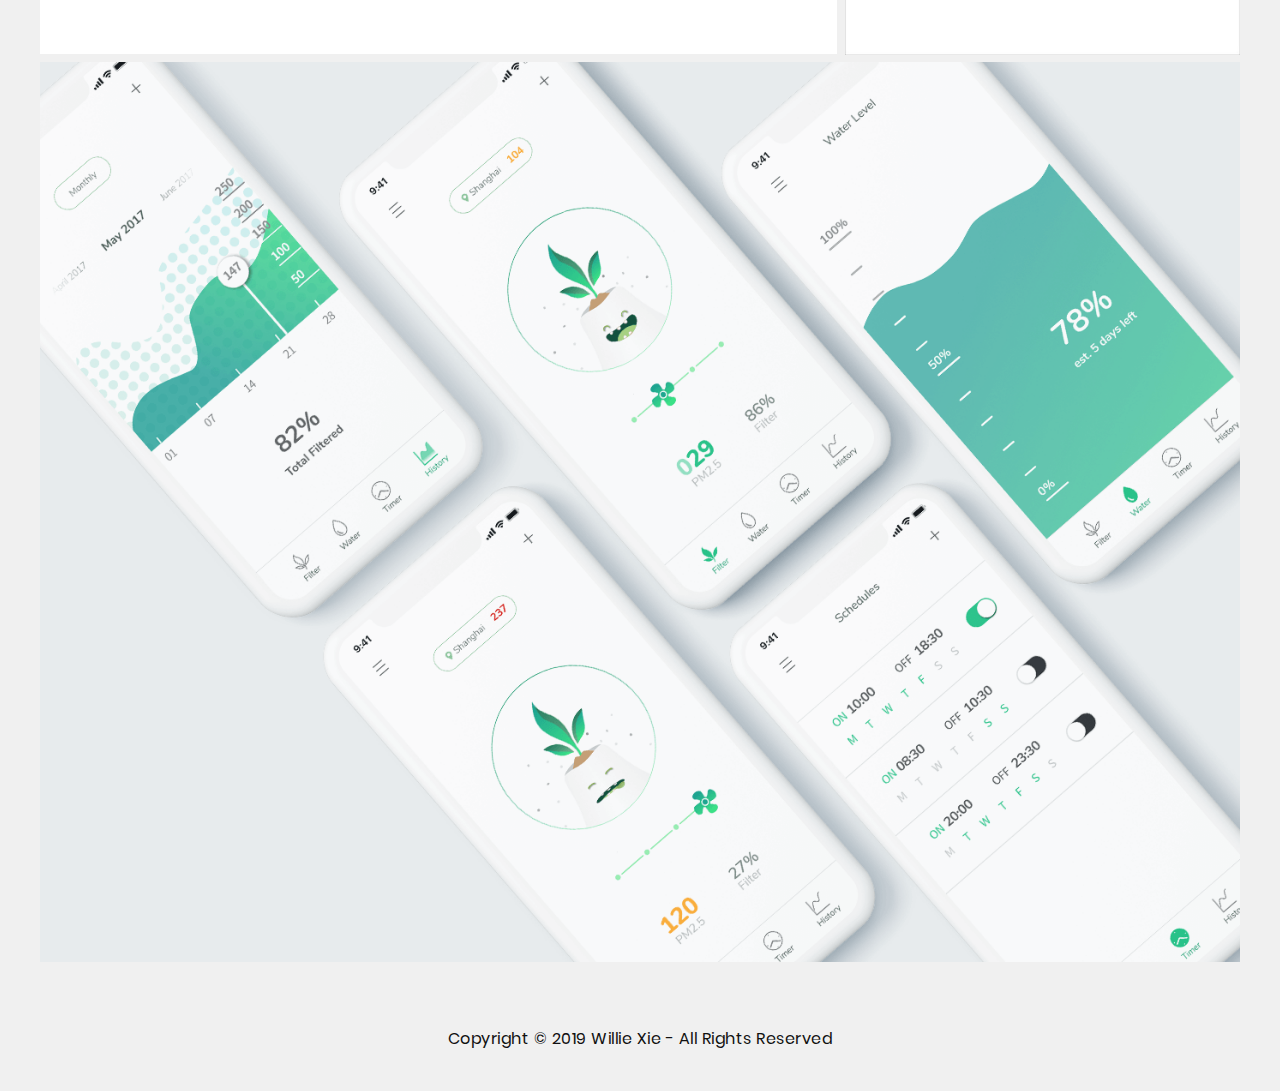
<file: aria.html>
<!DOCTYPE html>
<html lang="en">

<head>
    <meta charset="utf-8">
    <meta name="viewport" content="width=device-width, initial-scale=1">
    <meta name="keywords" content="Willie Xie Design Portfolio">
    <meta name="description" content="Willie Xie Design Portfolio">
    <title>WX</title>
    <link rel="icon" href="img/thmb.png">
    <!-- CSS FILES -->
    <link rel="stylesheet" type="text/css" href="css/fullpage.css">
    <link rel="stylesheet" type="text/css" href="css/style.css">
     <link rel="stylesheet" type="text/css" href="css/uikit.css">
<!-- Global site tag (gtag.js) - Google Analytics -->
<script async src="https://www.googletagmanager.com/gtag/js?id=UA-144193144-1"></script>
<script>
  window.dataLayer = window.dataLayer || [];
  function gtag(){dataLayer.push(arguments);}
  gtag('js', new Date());

  gtag('config', 'UA-144193144-1');
</script>
</head>

<body>
<div id="navbar"class="navbar">
<a href="/"><div class="logo1" style="letter-spacing: 1px; font-size: 1.2em;">&#60; BACK</div></a>
<input id="burger" type="checkbox" />

<label for="burger">
    <span></span>
    <span></span>
    <span></span>
</label>

<nav>    
  <ul>
    <li><a href="/" class="checked">TANGIBLE</a></li>
    <li><a href="/digital">DIGITAL</a></li>
    <li><a href="/about" style="padding-bottom: 30%;">ABOUT</a></li>
    <a href="tel:+8613122324885"><img src="img/Asset%202.svg" style="height: 20px"></a>
      <a href="mailto:xie.willie@gmail.com"><img src="img/Asset%201.svg" style="height: 20px"></a>
      <a href="https://www.linkedin.com/in/williexie"><img src="img/Asset%203.svg" style="height: 20px"></a>
  </ul>
</nav>
 


<div class="topnav">
  <a class="active" href="\">TANGIBLE</a>
  <a href="\digital">DIGITAL</a>
  <a href="\about">ABOUT</a>
  
</div></div>
<div style="width: 100%; position: relative">
<img class="headerimg" src="img/aria4.png">
<div style="color: #fff; max-width: 1200px; width: 100%; position: absolute; display: block; bottom: 0%;left: 50%;transform: translate(-50%, -50%); margin: 0 auto;padding-left: 1em">
    <div style=" padding-left: 2em;">
    <h9>ARIA</h9>
        <h10>The Breathing Air Purifier</h10>

    </div>
    </div>
</div>
<div style="background-color: rgb(240,240,240)">
 <div style="max-width: 1200px; margin: 0 auto; padding: 1em 1em">
              <div style="max-width: 900px;">
<div style="padding: 1em 2em 4em 2em">
    <h2 style="font-weight: 700;color: #111; line-height: 4em">Role: Industrial Design</h2>
    <h2 style="text-align: justify; line-height: 1.5em;color: #111">Aria is a compact air purifier designed to be used in smaller, closed environments such as offices where there is insufficient
air circulation. The plant intself filters toxins to provide cleaner air and doubles as decoration for an unobtrusive purifier in your personal space.
Based on the studies conducted by NASA, the plant roots purify indoor air from volatile organic chemicals such as formaldehyde 
and benzene. After the air has passed through the HEPA filter, it is exposed to the plant root soil that is mixed with gravel and activated carbon.
The absorbed toxins can be utilized as a food source for the microorganisms of the plant, thereby bio-regenerating the carbon.
</h2></div>
    </div>
  <img class="contentimg" src="img/aria/Group%203.jpg">
    <img class="contentimg" src="img/aria/aria1.jpg">
    <img class="contentimg" src="img/aria/Group-4-1.jpg">
     <img class="contentimg" src="img/aria/sk1.jpg">


     <img class="contentimg" src="img/aria/aria_d1.jpg">
     <img class="contentimg" src="img/aria/aria_d2.jpg">
     <img class="contentimg" src="img/aria/aria_d4.jpg">
     <img class="contentimg" src="img/aria/trans1.jpg">
   <img class="contentimg" src="img/aria/aria2.jpg">
   <img class="contentimg" src="img/aria/aria_d3.jpg">

     <img class="contentimg" src="img/aria/RD1_2.jpg">
     <ul class="cgrid" >
         <li style="grid-column: span 2; grid-row: span 1; padding: 10%; background-color: #fff"><img src="img/aria/appd.jpg"></li>
         <li style="grid-column: span 1; grid-row: span 1">
     <video class="vid" loop muted playsinline uk-video="autoplay: inview" style="margin-bottom: 0;">
    <source src="img/aria/AriAni2_2_7.mp4" type="video/mp4" />
    </video></li>


</ul>
      <img class="contentimg" src="img/aria/Simple%20Mockup%20Free%20Scene-Recovered%20(1).png">

<div>
     
     
     </div>

</div></div>
    <footer style="background-color: rgb(240,240,240); text-align: center; padding: 40px">
    <h2 style="max-width: 1200px; margin: 0 auto; color: #111">Copyright © 2019 Willie Xie - All Rights Reserved</h2>
    </footer>




    <script>
    window.onscroll = () => {
  const nav = document.querySelector('#navbar');
  if(this.scrollY <= 10) nav.className = 'navbar'; else nav.className = 'scroll';
};
    </script>
    <script>
    sessionStorage.setItem('state', 'section2');
    </script>
    <script src="js/uikit.min.js"></script>
    <script src="js/uikit-icons.min.js"></script>
</body>

</html>
</file>
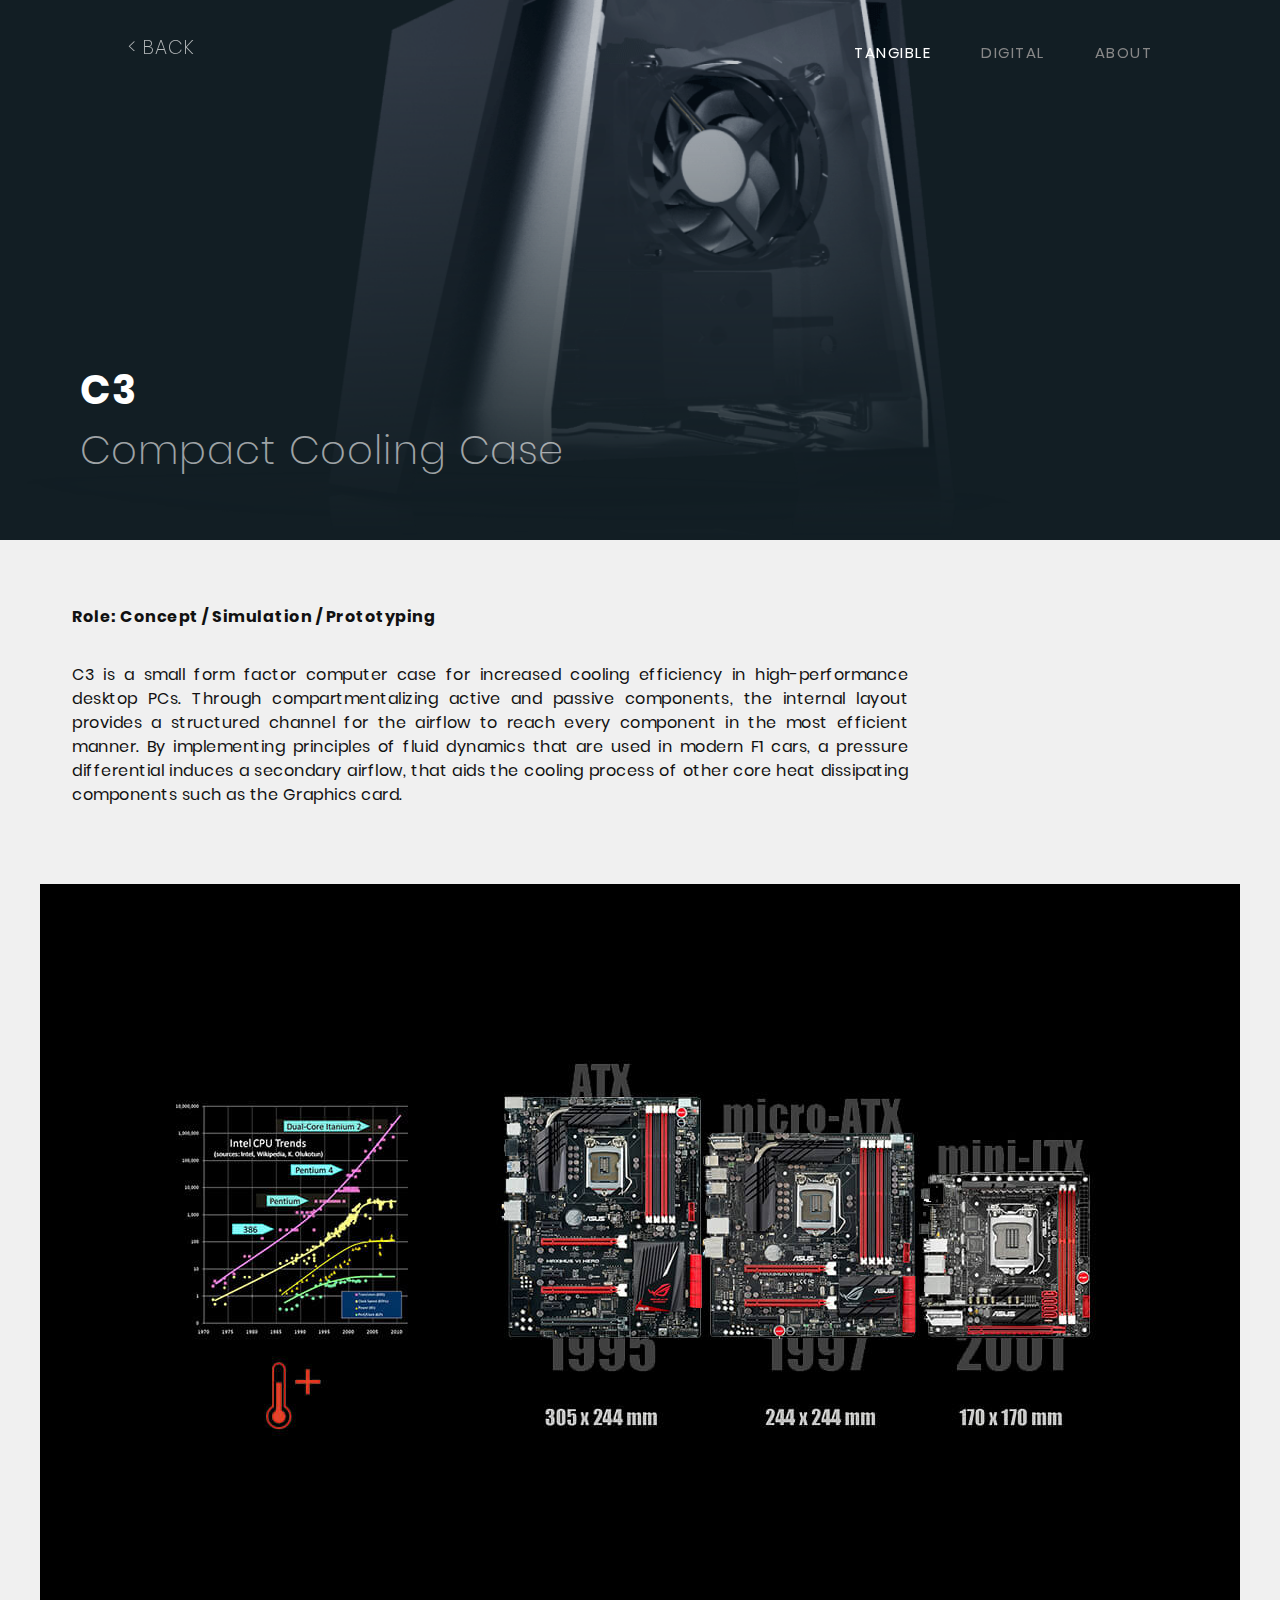
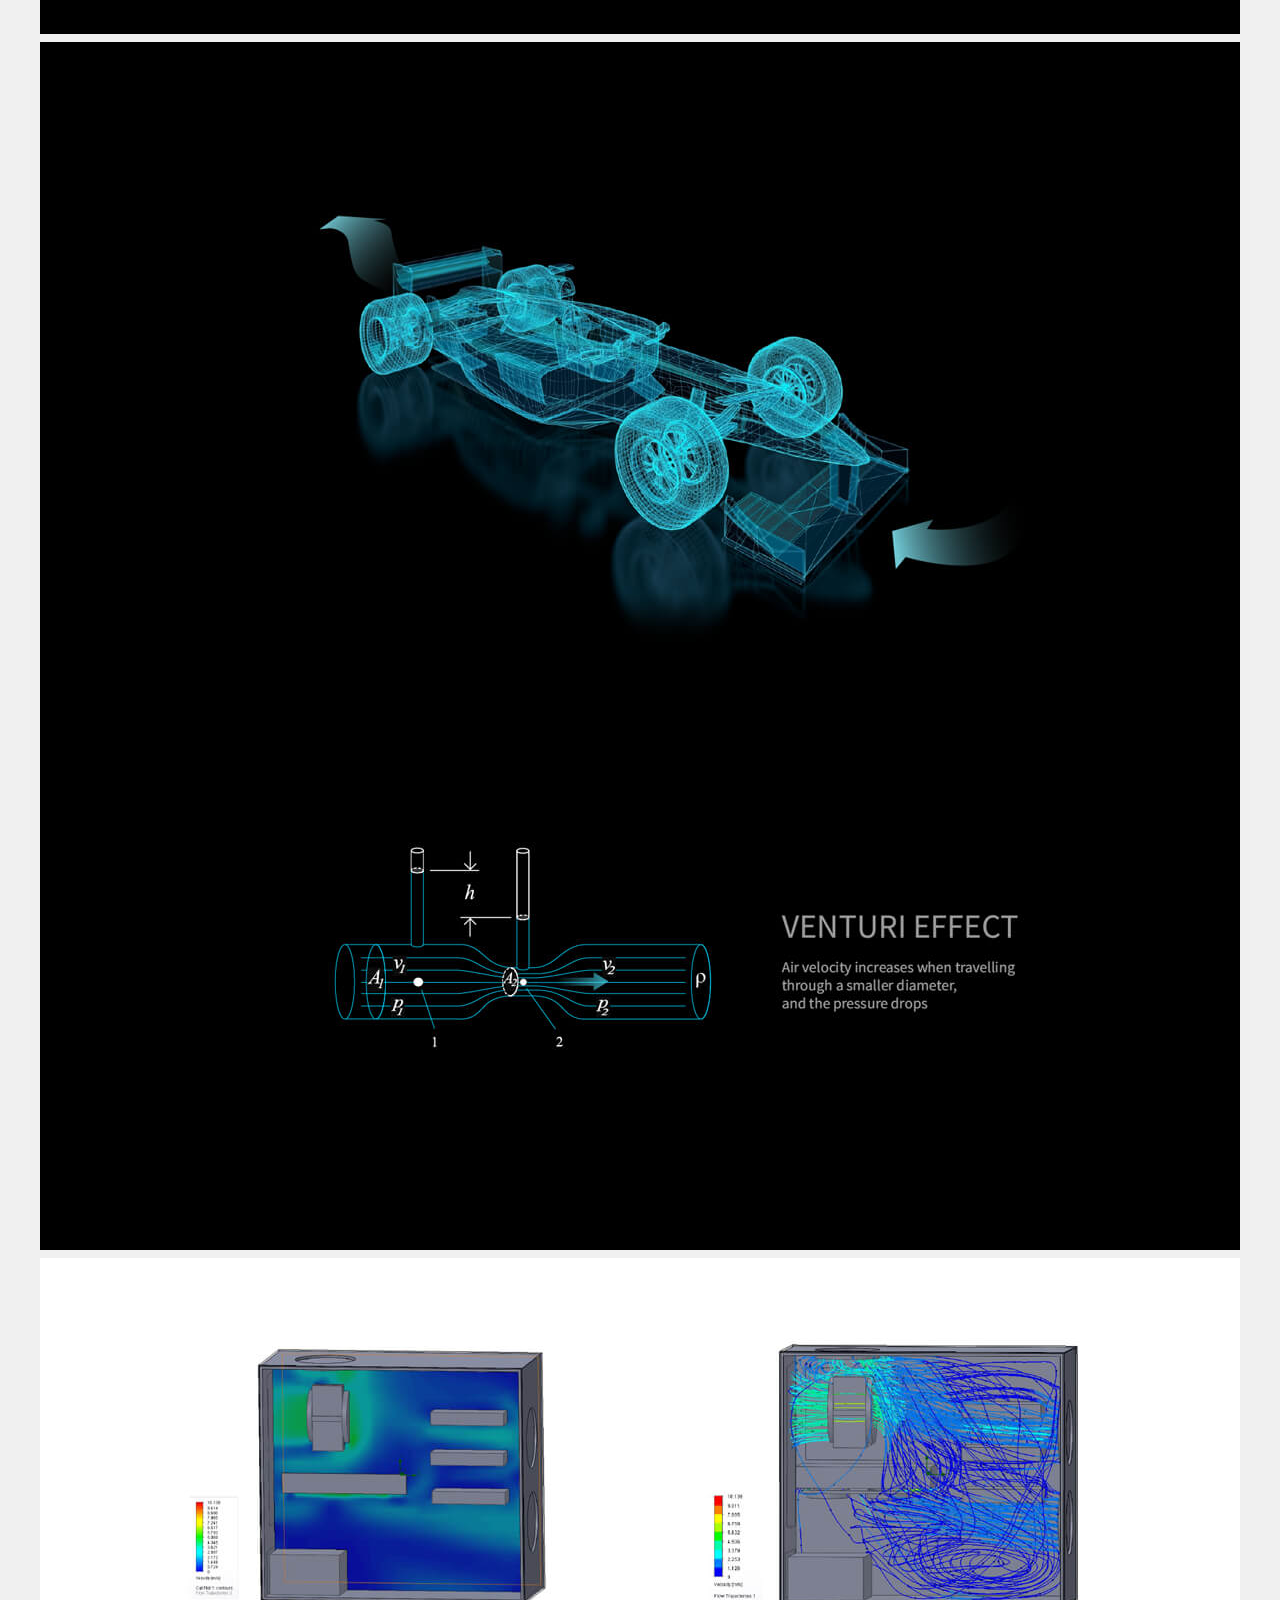
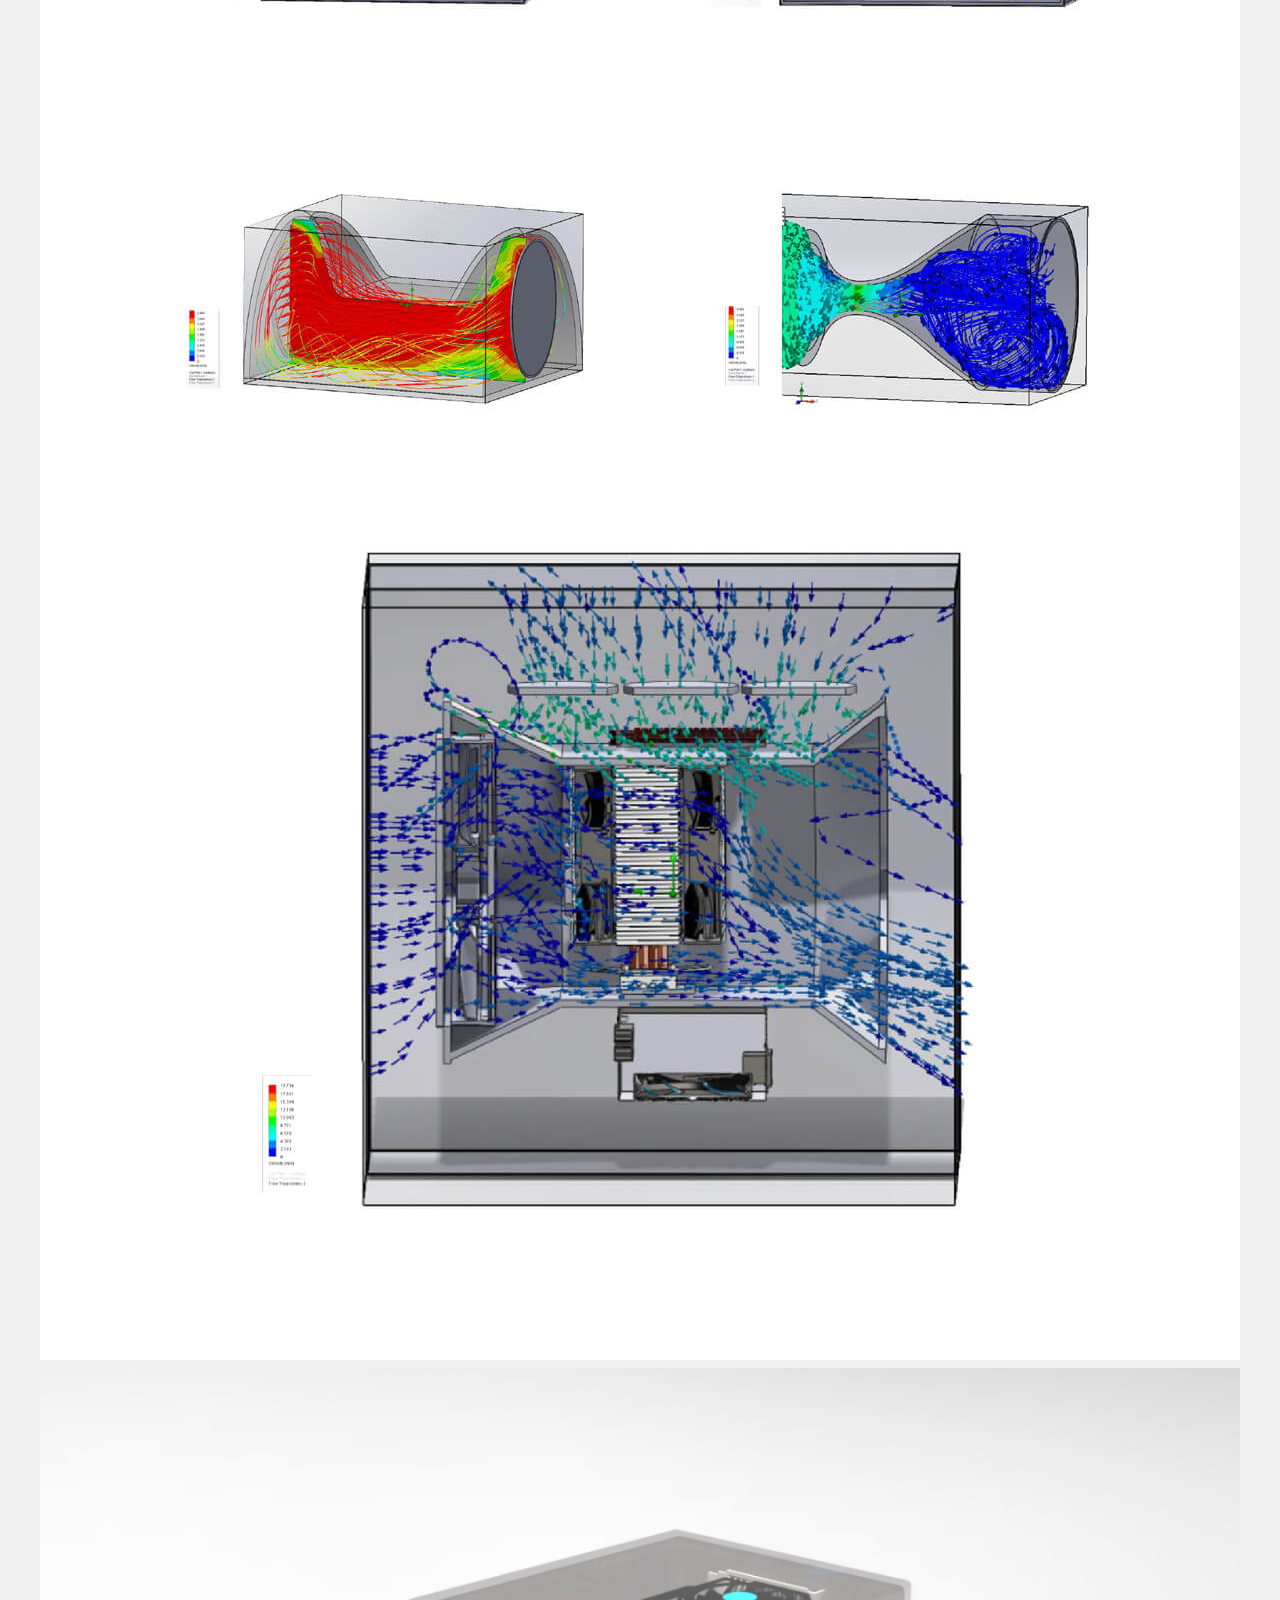
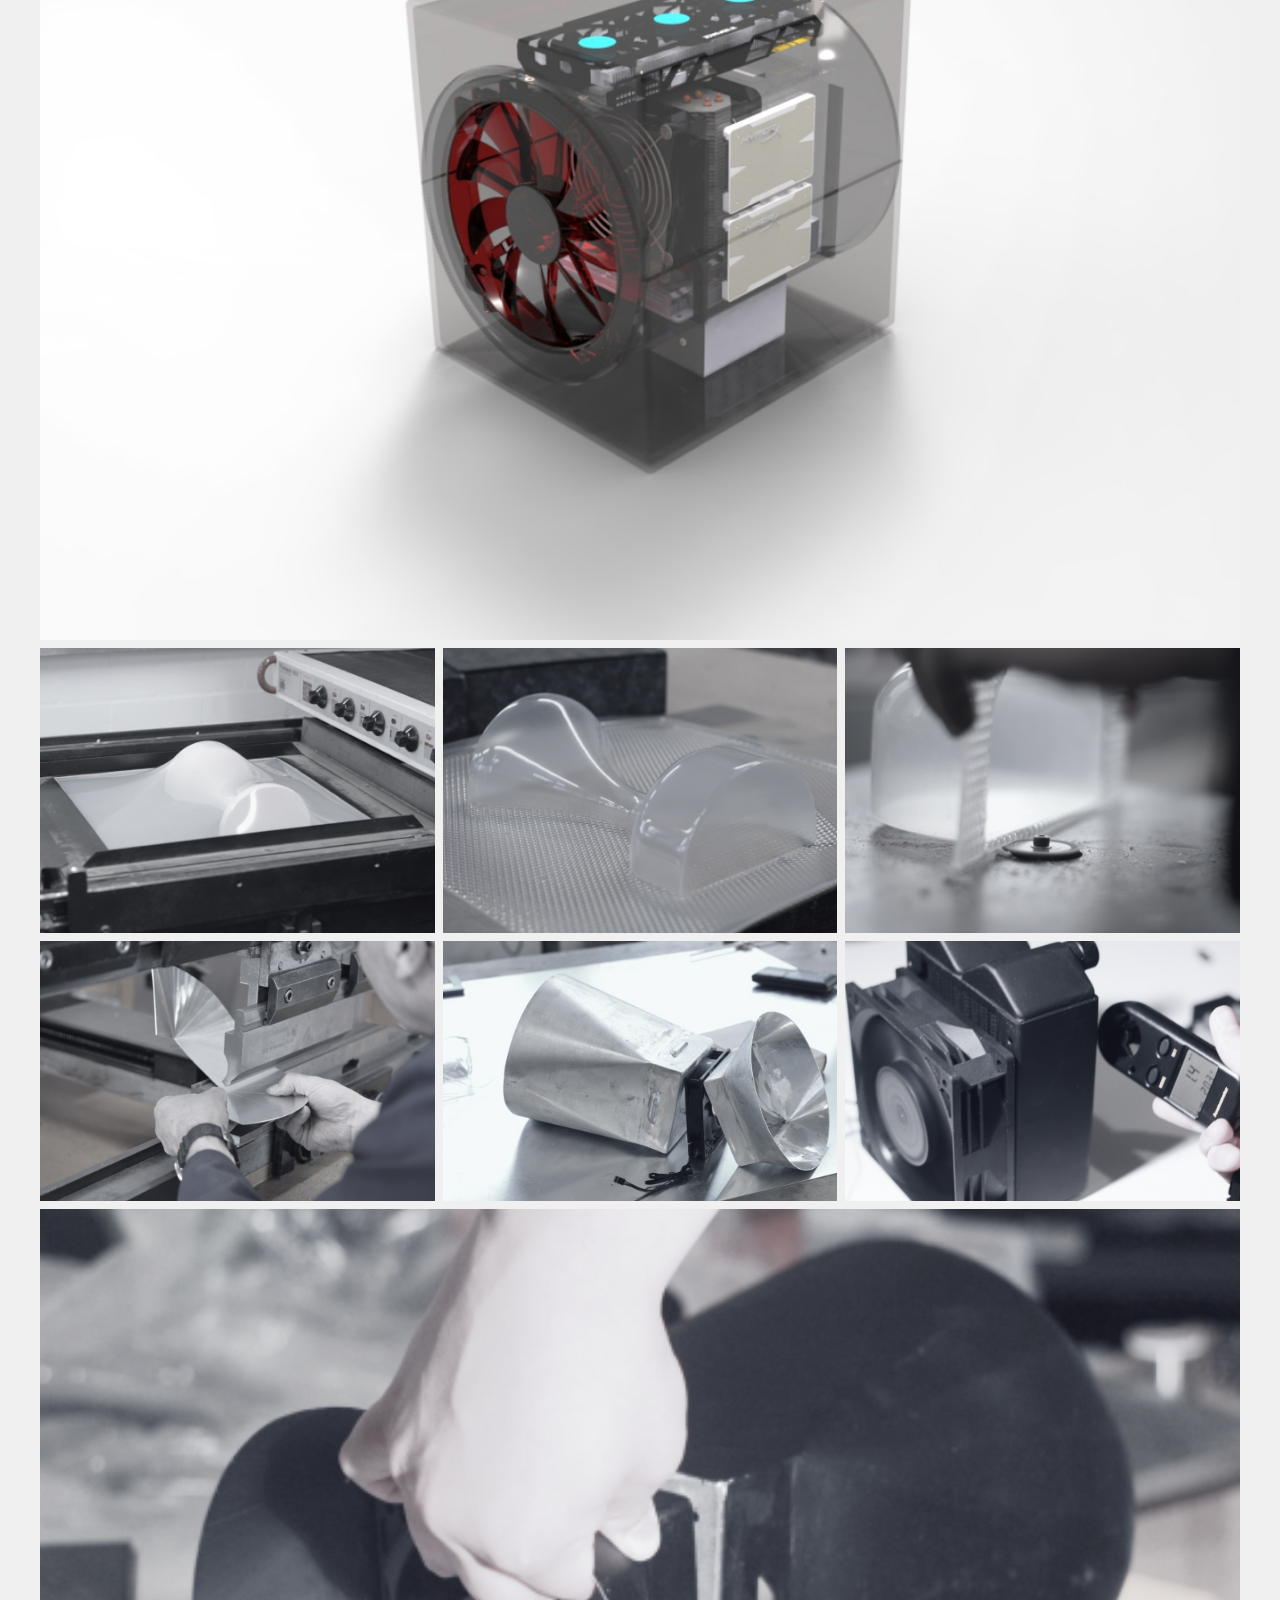
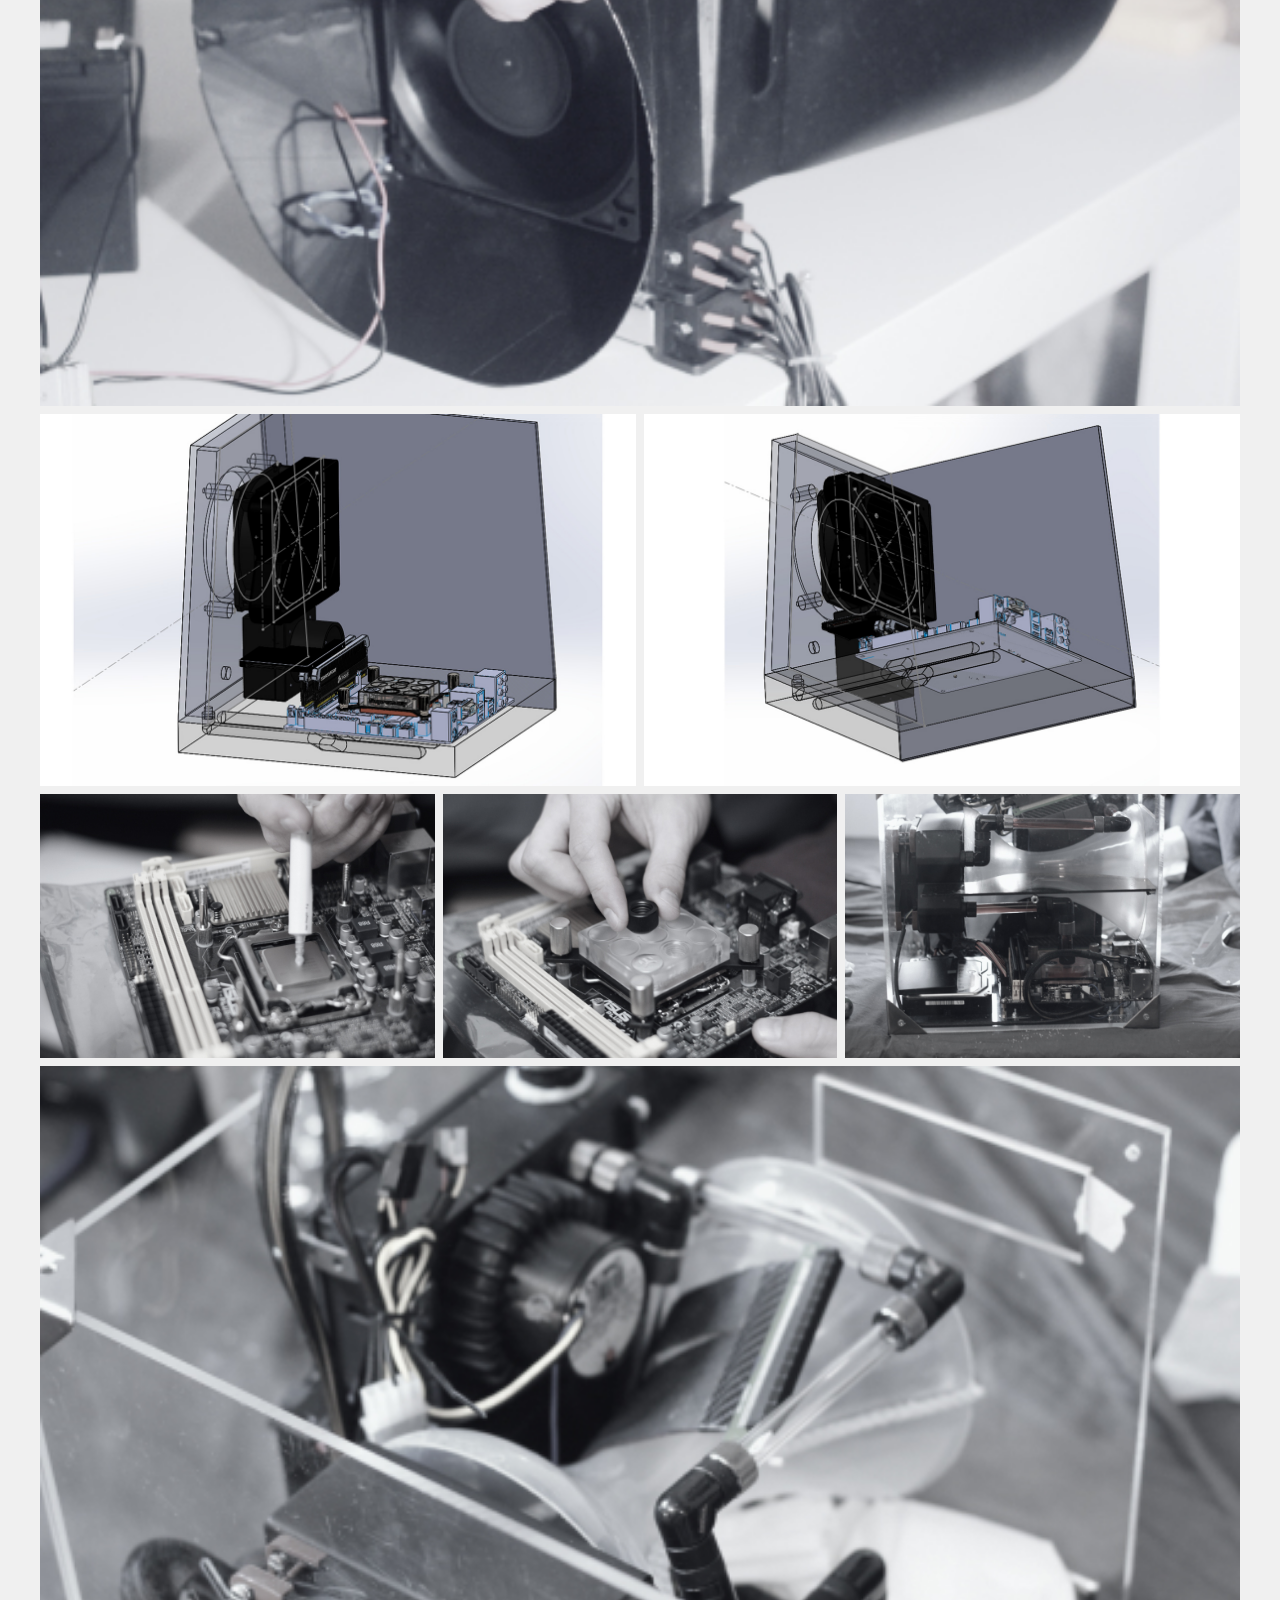
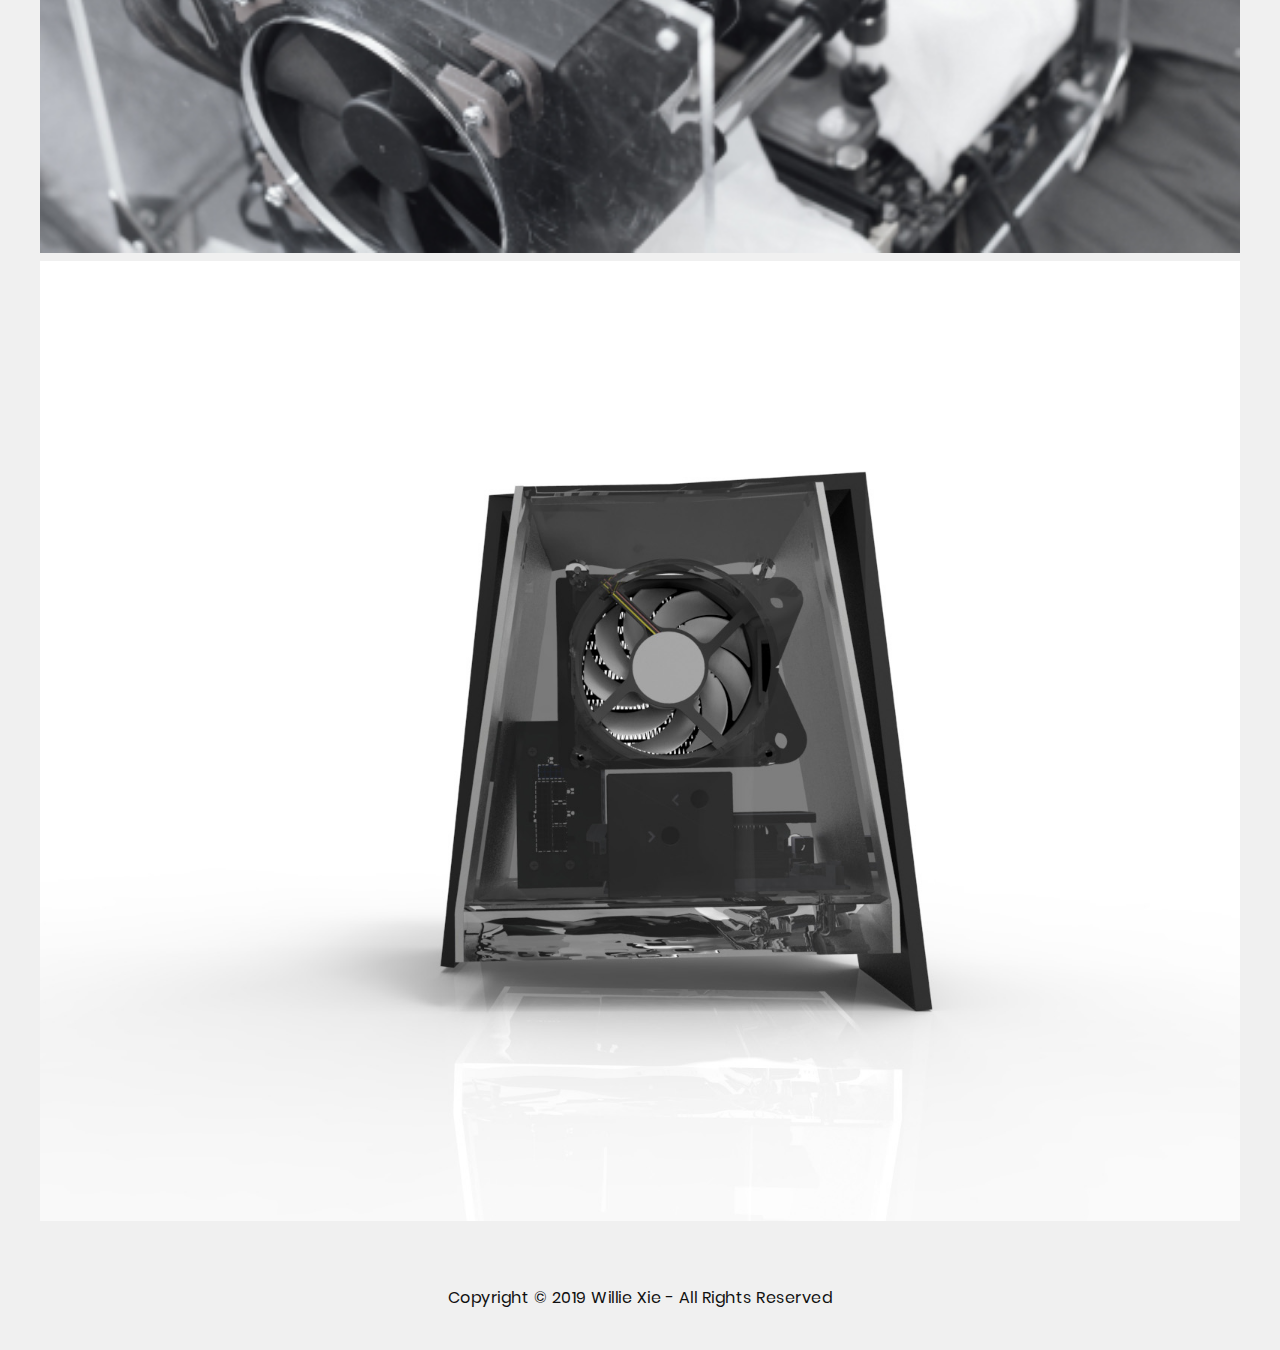
<file: c3.html>
<!DOCTYPE html>
<html lang="en">

<head>
    <meta charset="utf-8">
    <meta name="viewport" content="width=device-width, initial-scale=1">
    <meta name="keywords" content="Willie Xie Design Portfolio">
    <meta name="description" content="Willie Xie Design Portfolio">
    <title>WX</title>
    <link rel="icon" href="img/thmb.png">
    <!-- CSS FILES -->
    <link rel="stylesheet" type="text/css" href="css/fullpage.css">
    <link rel="stylesheet" type="text/css" href="css/style.css">
     <link rel="stylesheet" type="text/css" href="css/uikit.css">
<!-- Global site tag (gtag.js) - Google Analytics -->
<script async src="https://www.googletagmanager.com/gtag/js?id=UA-144193144-1"></script>
<script>
  window.dataLayer = window.dataLayer || [];
  function gtag(){dataLayer.push(arguments);}
  gtag('js', new Date());

  gtag('config', 'UA-144193144-1');
</script>
</head>

<body>
<div id="navbar"class="navbar">
<a href="/"><div class="logo1" style="letter-spacing: 1px; font-size: 1.2em;">&#60; BACK</div></a>
<input id="burger" type="checkbox" />

<label for="burger">
    <span></span>
    <span></span>
    <span></span>
</label>

<nav>    
  <ul>
    <li><a href="/" class="checked">TANGIBLE</a></li>
    <li><a href="/digital">DIGITAL</a></li>
    <li><a href="/about" style="padding-bottom: 30%;">ABOUT</a></li>
    <a href="tel:+8613122324885"><img src="img/Asset%202.svg" style="height: 20px"></a>
      <a href="mailto:xie.willie@gmail.com"><img src="img/Asset%201.svg" style="height: 20px"></a>
      <a href="https://www.linkedin.com/in/williexie"><img src="img/Asset%203.svg" style="height: 20px"></a>
  </ul>
</nav>
 


<div class="topnav">
  <a class="active" href="\">TANGIBLE</a>
  <a href="\digital">DIGITAL</a>
  <a href="\about">ABOUT</a>
  
</div></div>
<div style="width: 100%; position: relative">
<img class="headerimg" src="img/C3_r2.png">
<div style="color: #fff; max-width: 1200px; width: 100%; position: absolute; display: block; bottom: 0%;left: 50%;transform: translate(-50%, -50%); margin: 0 auto;padding-left: 1em">
    <div style=" padding-left: 2em;">
    <h9>C3</h9>
        <h10>Compact Cooling Case</h10>

    </div>
    </div>
</div>
<div style="background-color: rgb(240,240,240)">
 <div style="max-width: 1200px; margin: 0 auto; padding: 1em 1em">
          <div style="max-width: 900px;">
<div style="padding: 1em 2em 4em 2em">
    <h2 style="font-weight: 700;color: #111; line-height: 4em">Role: Concept / Simulation / Prototyping</h2>
    <h2 style="text-align: justify; line-height: 1.5em;color: #111">C3 is a small form factor computer case for increased cooling efficiency in high-performance desktop PCs. Through compartmentalizing active and passive components, 
the internal layout provides a structured channel for the airflow to reach every component in the most efficient manner. By implementing principles of fluid dynamics
that are used in modern F1 cars, a pressure differential induces a secondary airflow, that aids the cooling process of other core heat dissipating components such as the Graphics card.
</h2></div>
    </div>
  <img class="contentimg" src="img/c3/Untitled-13.jpg">
<img class="contentimg" src="img/c3/Asset-1.jpg">
     <img class="contentimg" src="img/c3/Asset-2.jpg">
  <img class="contentimg" src="img/c3/Mark1_Trans.jpg">
     
               <ul class="cgrid">
<li style="grid-column: span 1; grid-row: span 1;"><img src="img/c3/IMG_3416.jpg"></li>
<li style="grid-column: span 1; grid-row: span 1;">
     <img src="img/c3/IMG_3413.jpg"></li>
         <li style="grid-column: span 1; grid-row: span 1;">
     <img src="img/c3/IMG_3429.jpg"></li>

</ul>
     <ul class="cgrid">
<li style="grid-column: span 1; grid-row: span 1;"><img src="img/c3/DSC_5156.jpg"></li>
<li style="grid-column: span 1; grid-row: span 1;">
     <img src="img/c3/IMG_3315.jpg"></li>
         <li style="grid-column: span 1; grid-row: span 1;">
     <img src="img/c3/IMG_3379.jpg"></li>

</ul>
     <img class="contentimg" src="img/c3/IMG_3374.jpg">

               <ul class="cgrid">
<li style="grid-column: span 1; grid-row: span 1;"><img src="img/c3/Untitled-1.jpg"></li>
<li style="grid-column: span 1; grid-row: span 1;">
     <img src="img/c3/Untitled-12.jpg"></li>


</ul>
               <ul class="cgrid">
<li style="grid-column: span 1; grid-row: span 1;"><img src="img/c3/IMG_3528.jpg"></li>
<li style="grid-column: span 1; grid-row: span 1;">
     <img src="img/c3/IMG_3532.jpg"></li>
         <li style="grid-column: span 1; grid-row: span 1;">
     <img src="img/c3/IMG_3578.jpg"></li>

</ul>
  <img class="contentimg" src="img/c3/IMG_3560.jpg">
<img class="contentimg" src="img/c3/untitled.138.jpg">
<div>
     
     
     </div>

</div></div>
    <footer style="background-color: rgb(240,240,240); text-align: center; padding: 40px">
    <h2 style="max-width: 1200px; margin: 0 auto; color: #111">Copyright © 2019 Willie Xie - All Rights Reserved</h2>
    </footer>




    <script>
    window.onscroll = () => {
  const nav = document.querySelector('#navbar');
  if(this.scrollY <= 10) nav.className = 'navbar'; else nav.className = 'scroll';
};
    </script>
    <script>
    sessionStorage.setItem('state', 'section5');
    </script>
    <script src="js/uikit.min.js"></script>
    <script src="js/uikit-icons.min.js"></script>
</body>

</html>
</file>
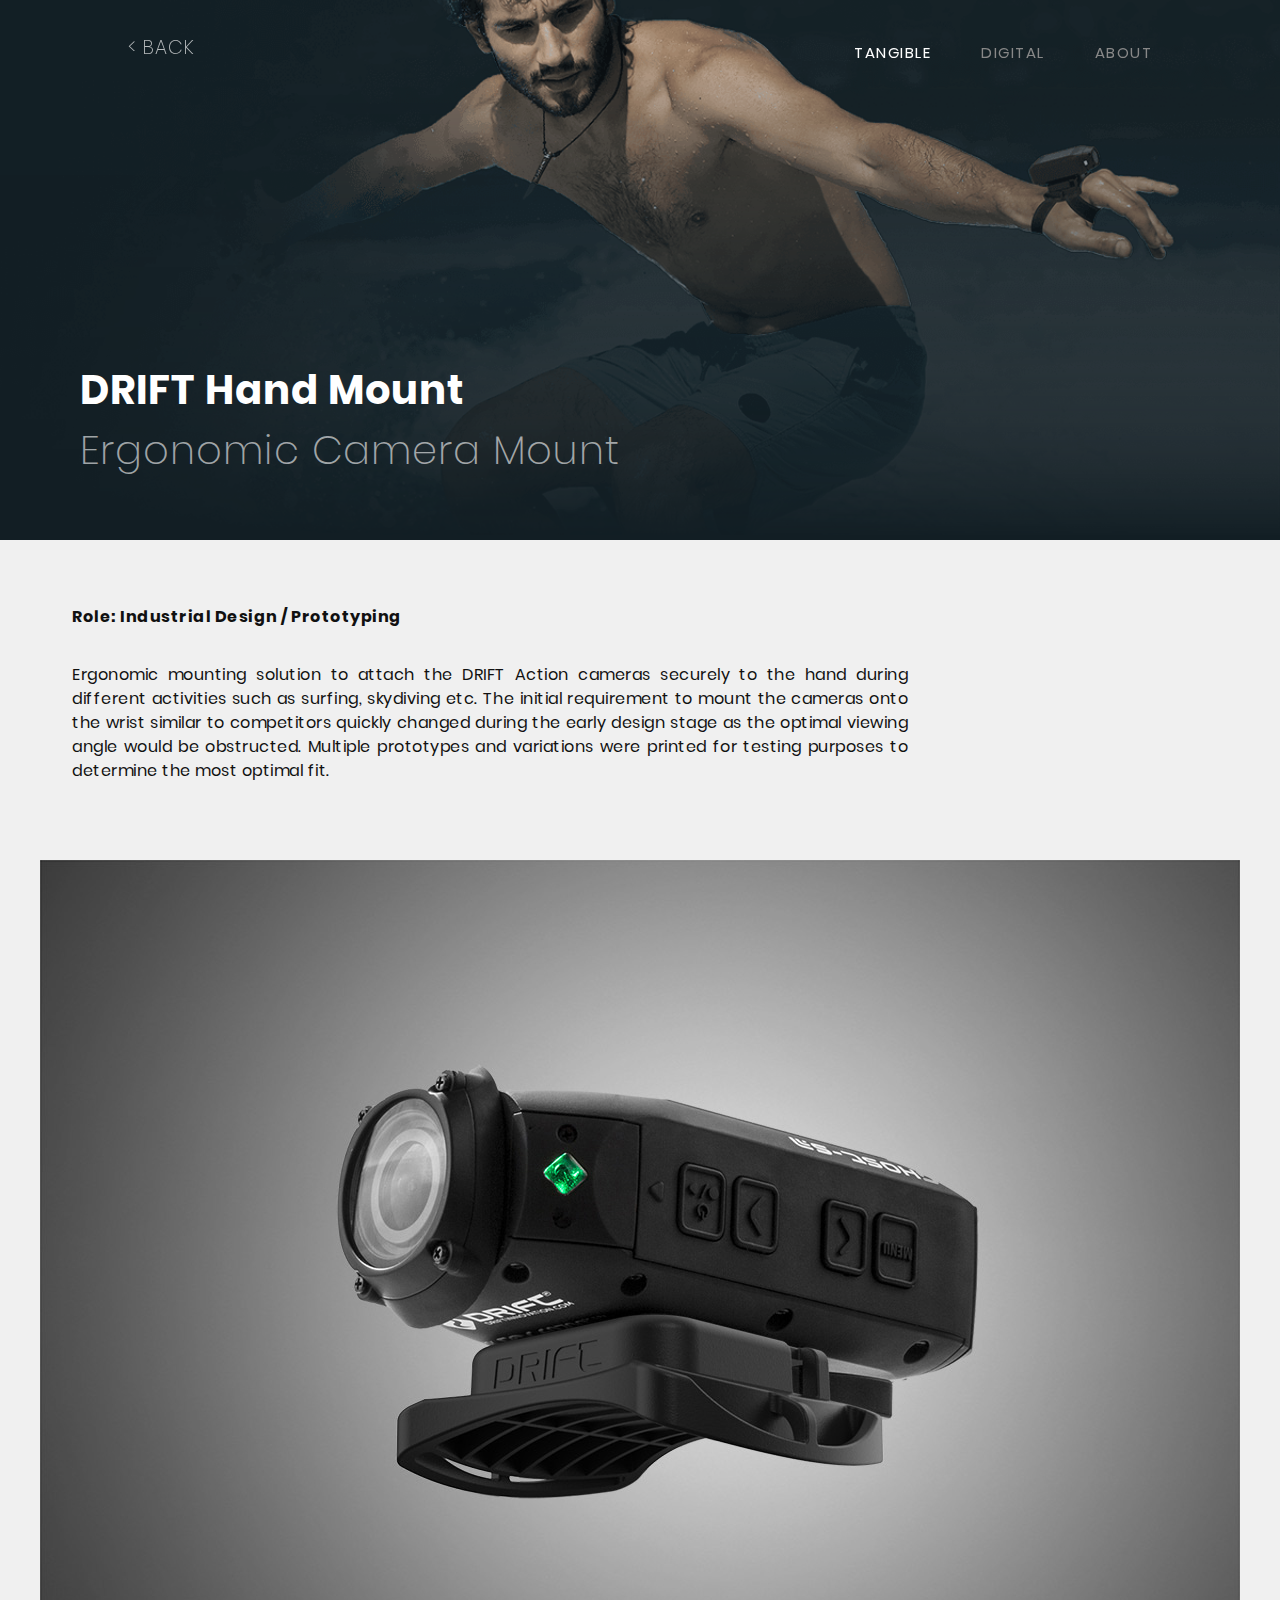
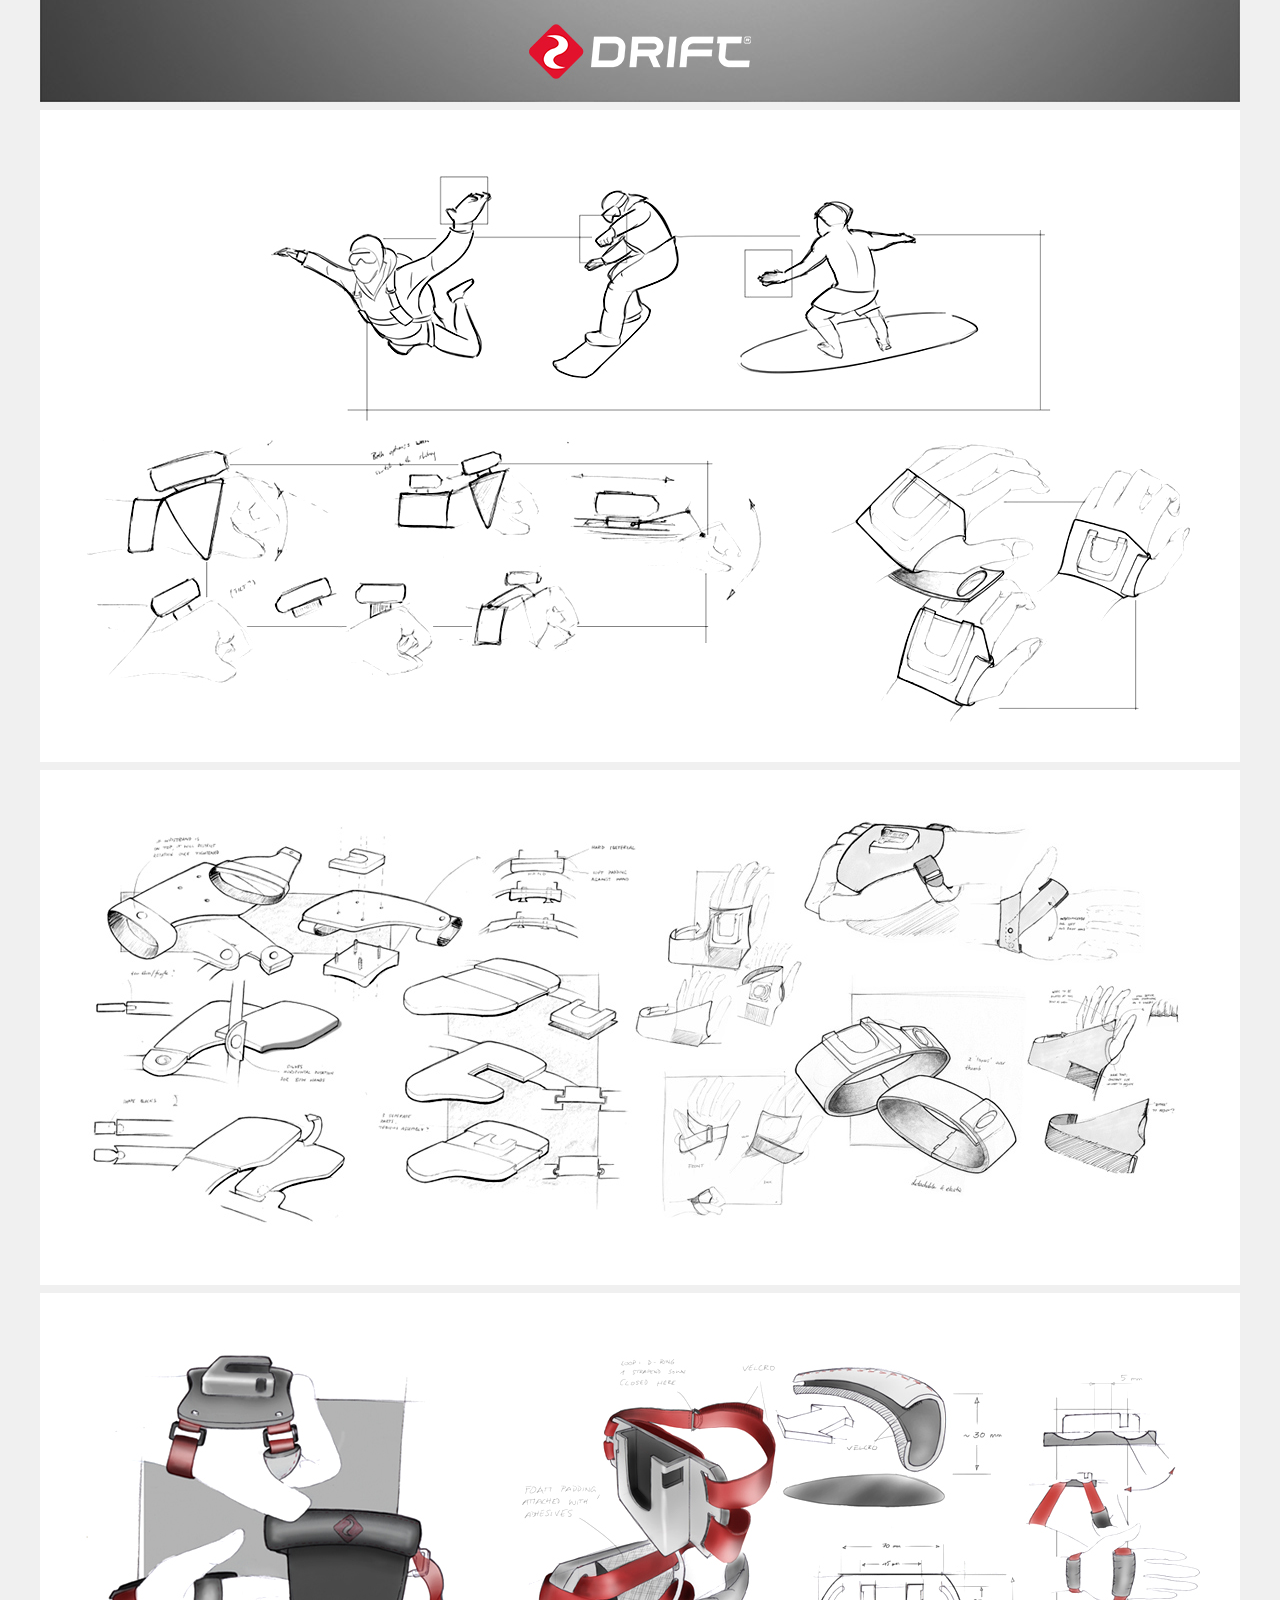
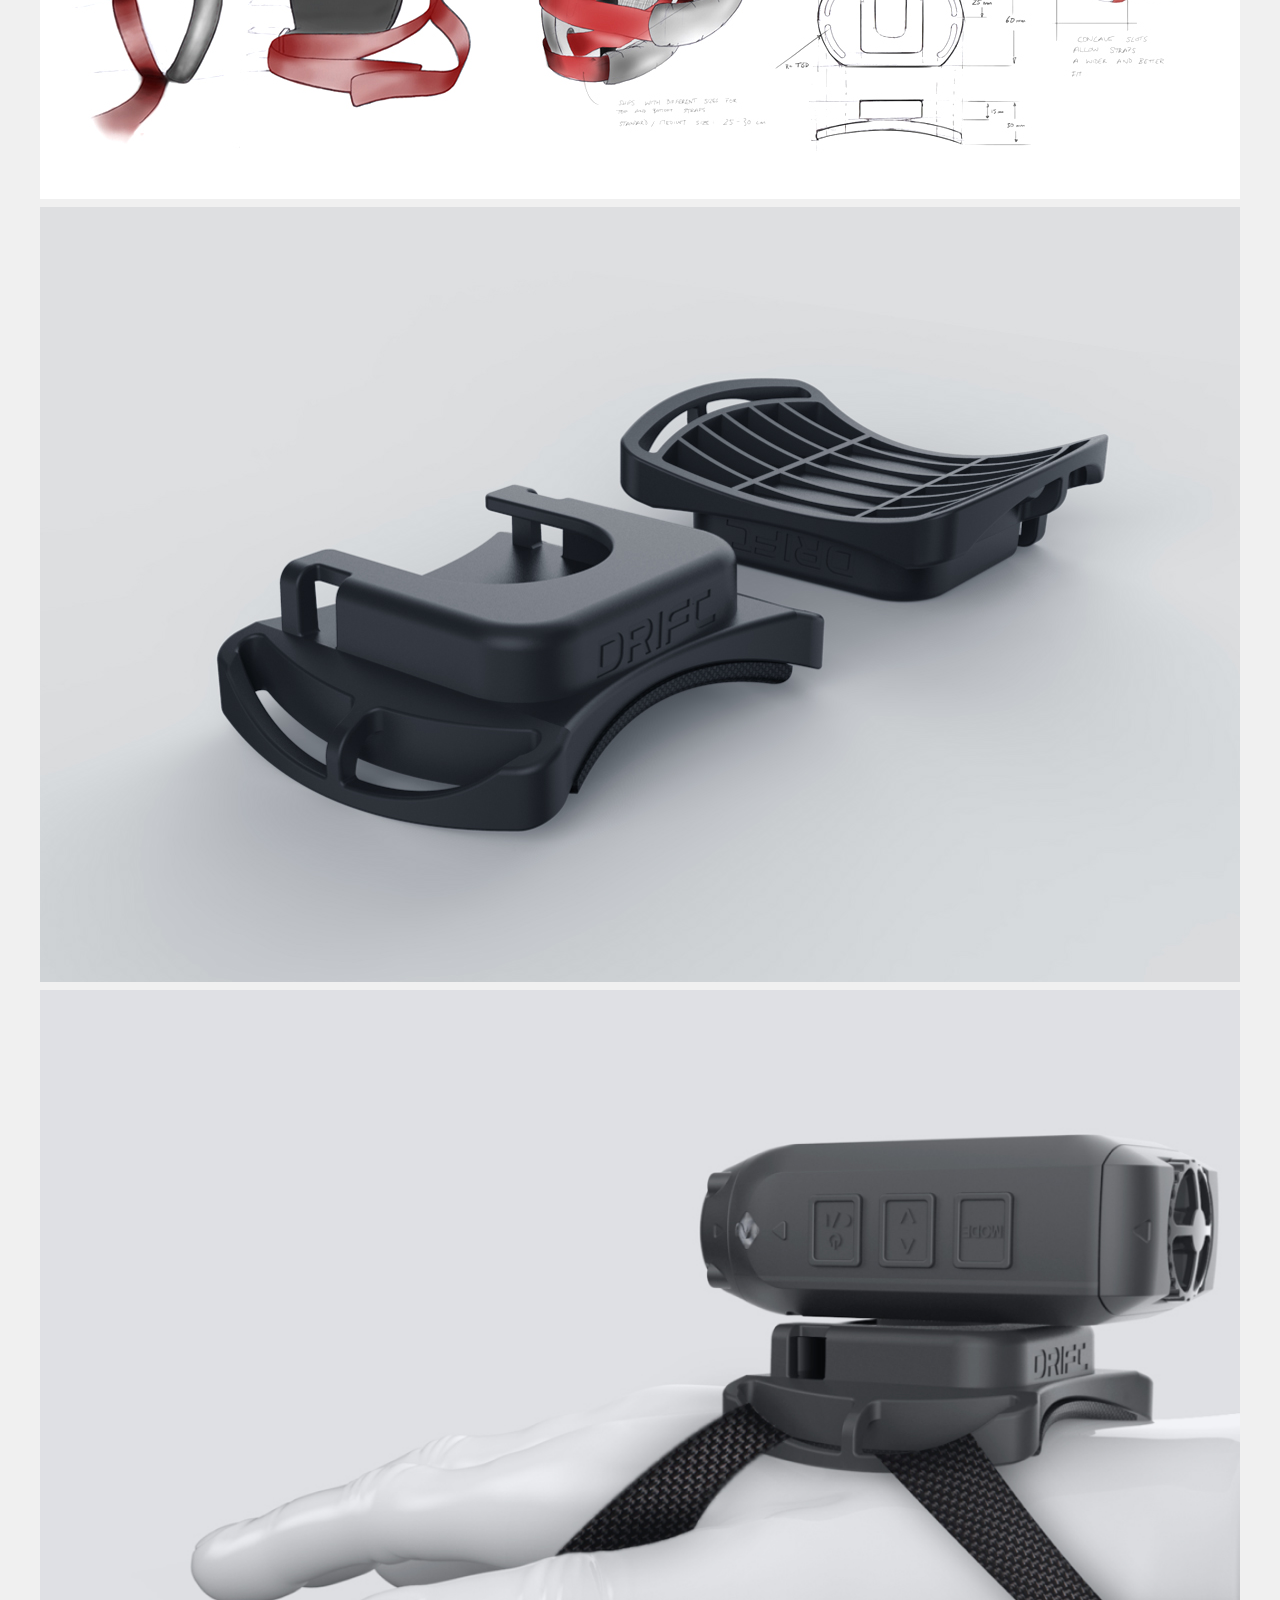
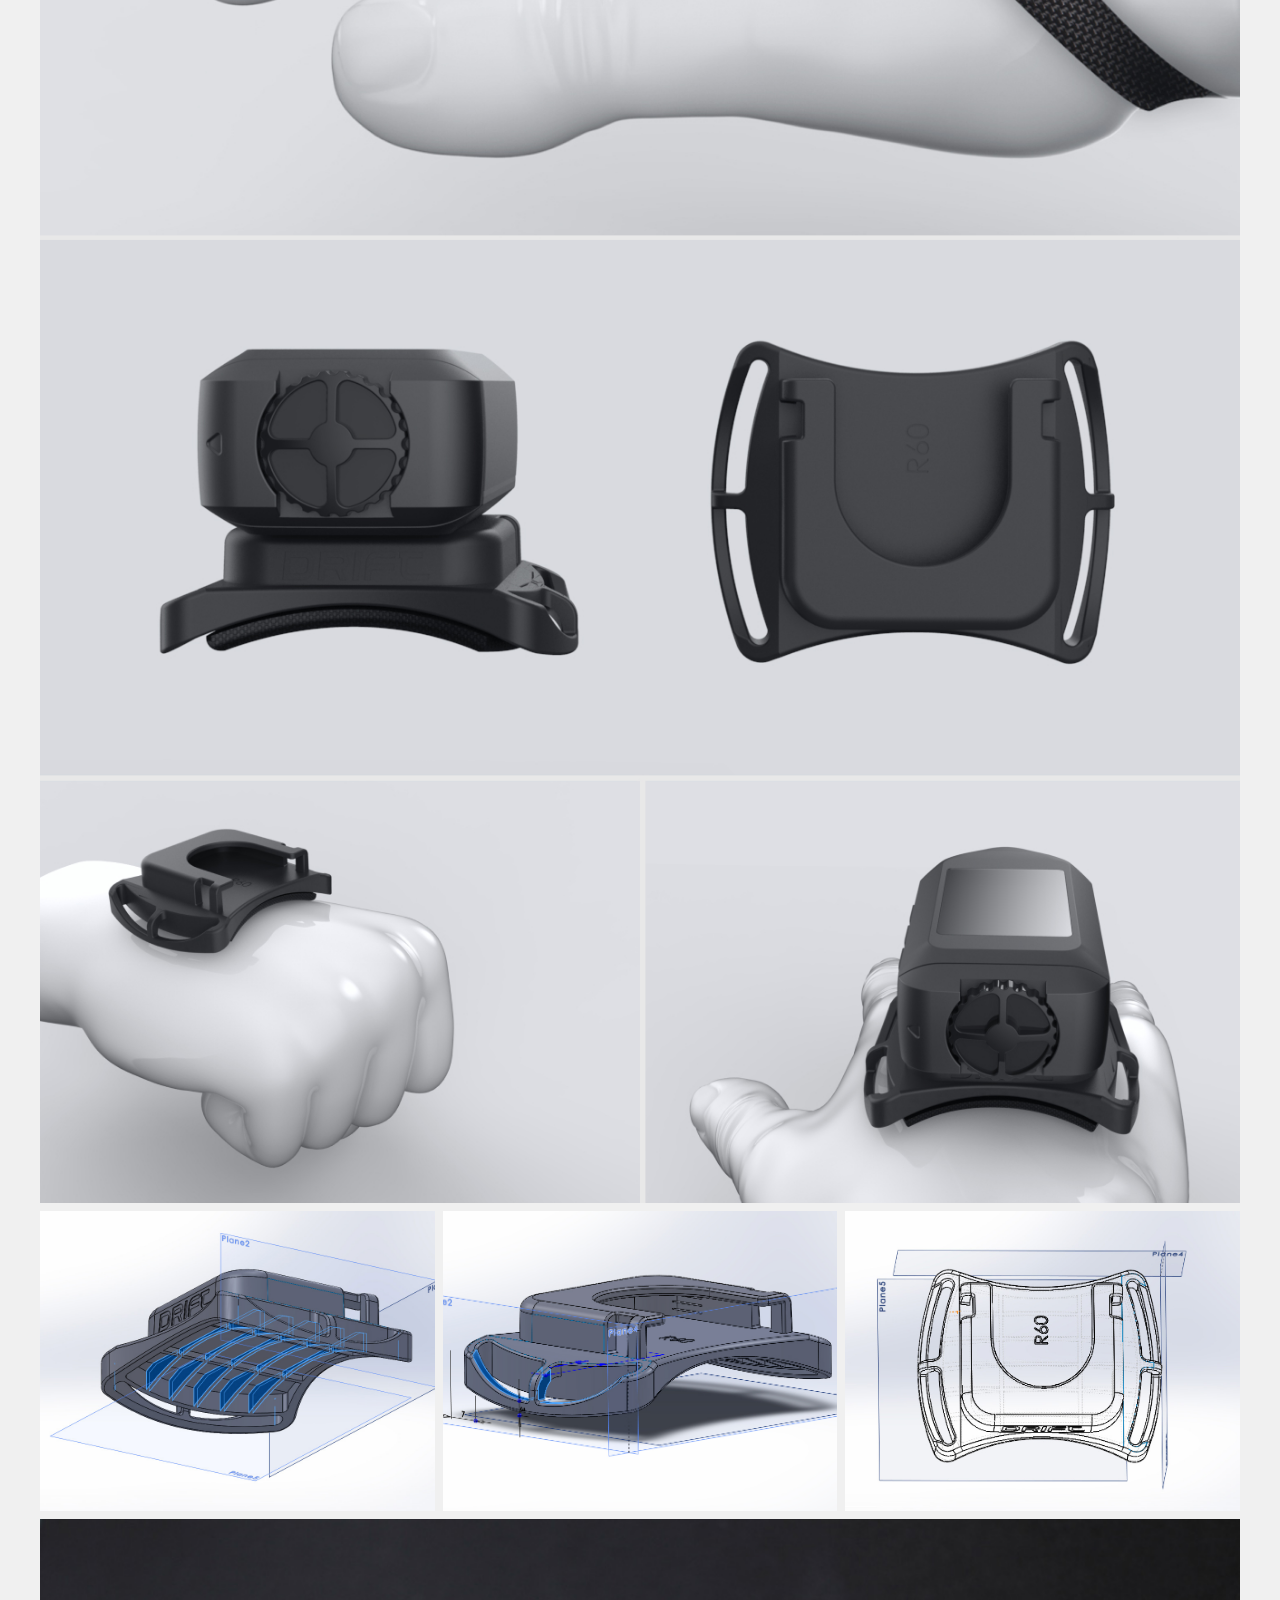
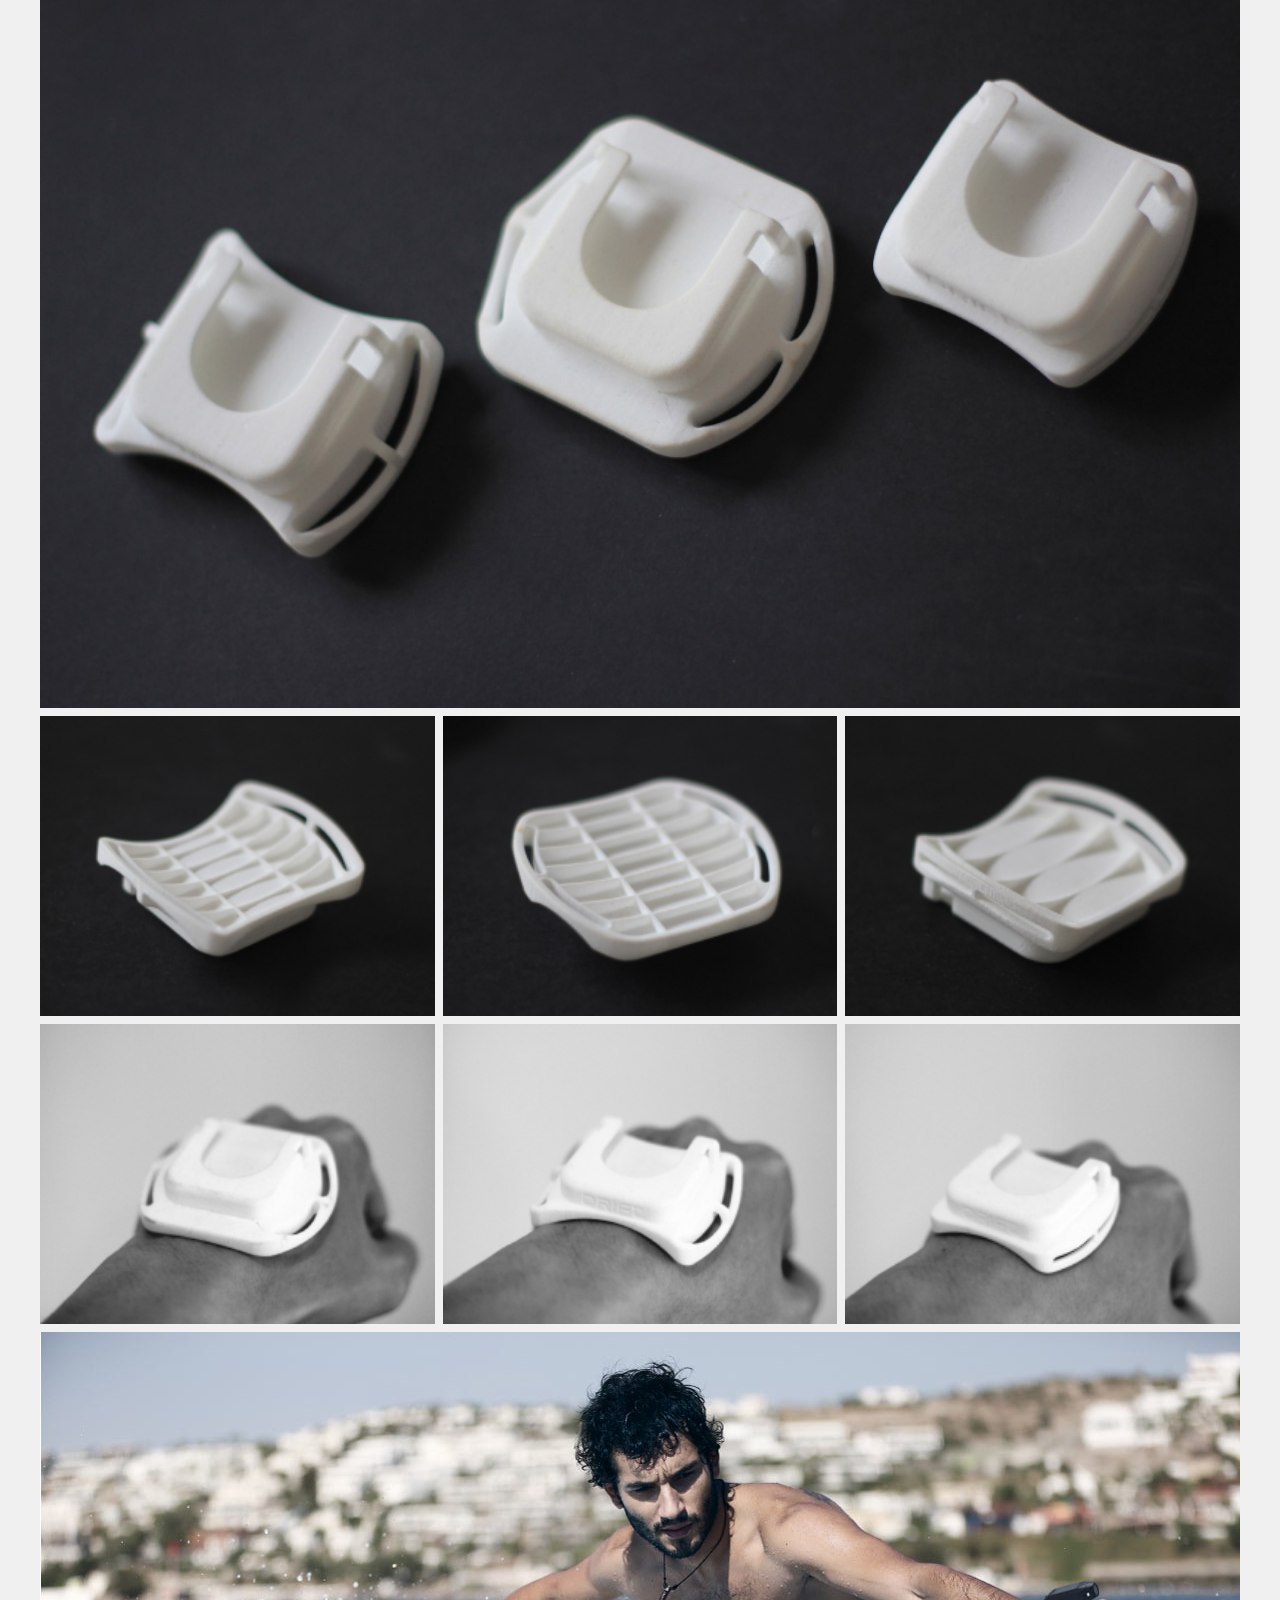
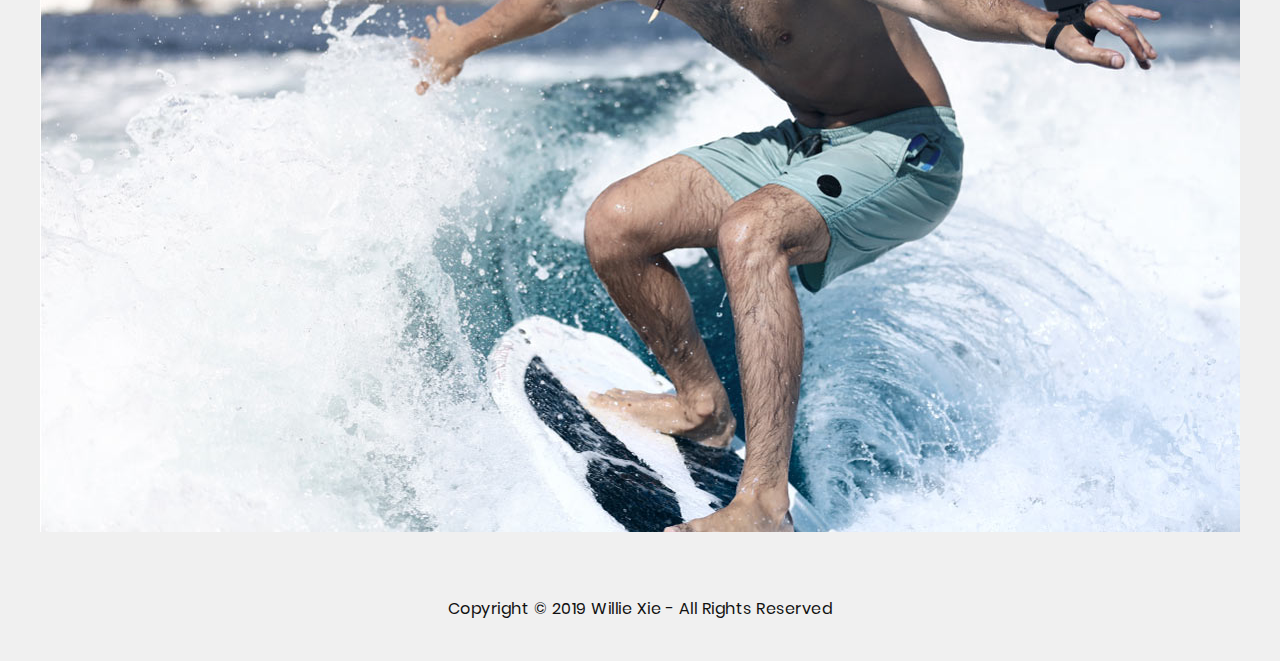
<file: cameramount.html>
<!DOCTYPE html>
<html lang="en">

<head>
    <meta charset="utf-8">
    <meta name="viewport" content="width=device-width, initial-scale=1">
    <meta name="keywords" content="Willie Xie Design Portfolio">
    <meta name="description" content="Willie Xie Design Portfolio">
    <title>WX</title>
    <link rel="icon" href="img/thmb.png">
    <!-- CSS FILES -->
    <link rel="stylesheet" type="text/css" href="css/fullpage.css">
    <link rel="stylesheet" type="text/css" href="css/style.css">
     <link rel="stylesheet" type="text/css" href="css/uikit.css">
<!-- Global site tag (gtag.js) - Google Analytics -->
<script async src="https://www.googletagmanager.com/gtag/js?id=UA-144193144-1"></script>
<script>
  window.dataLayer = window.dataLayer || [];
  function gtag(){dataLayer.push(arguments);}
  gtag('js', new Date());

  gtag('config', 'UA-144193144-1');
</script>
</head>

<body>
<div id="navbar"class="navbar">
<a href="/"><div class="logo1" style="letter-spacing: 1px; font-size: 1.2em;">&#60; BACK</div></a>
<input id="burger" type="checkbox" />

<label for="burger">
    <span></span>
    <span></span>
    <span></span>
</label>

<nav>    
  <ul>
    <li><a href="/" class="checked">TANGIBLE</a></li>
    <li><a href="/digital">DIGITAL</a></li>
    <li><a href="/about" style="padding-bottom: 30%;">ABOUT</a></li>
    <a href="tel:+8613122324885"><img src="img/Asset%202.svg" style="height: 20px"></a>
      <a href="mailto:xie.willie@gmail.com"><img src="img/Asset%201.svg" style="height: 20px"></a>
      <a href="https://www.linkedin.com/in/williexie"><img src="img/Asset%203.svg" style="height: 20px"></a>
  </ul>
</nav>
 


<div class="topnav">
  <a class="active" href="\">TANGIBLE</a>
  <a href="\digital">DIGITAL</a>
  <a href="\about">ABOUT</a>
  
</div></div>
<div style="width: 100%; position: relative">
<img class="headerimg" src="img/drift_wrist3.png">
<div style="color: #fff; max-width: 1200px; width: 100%; position: absolute; display: block; bottom: 0%;left: 50%;transform: translate(-50%, -50%); margin: 0 auto;padding-left: 1em">
    <div style=" padding-left: 2em;">
    <h9>DRIFT Hand Mount</h9>
        <h10>Ergonomic Camera Mount</h10>

    </div>
    </div>
</div>
<div style="background-color: rgb(240,240,240)">
 <div style="max-width: 1200px; margin: 0 auto; padding: 1em 1em">
 <div style="max-width: 900px;">
<div style="padding: 1em 2em 4em 2em">
    <h2 style="font-weight: 700;color: #111; line-height: 4em">Role: Industrial Design / Prototyping</h2>
    <h2 style="text-align: justify; line-height: 1.5em;color: #111">Ergonomic mounting solution to attach the DRIFT Action cameras securely to the hand during different activities such as surfing, skydiving etc.
The initial requirement to mount the cameras onto the wrist similar to competitors quickly changed during the early design stage 
as the optimal viewing angle would be obstructed. Multiple prototypes  and variations were printed for testing purposes to determine the most optimal fit.
</h2></div>
    </div>
  <img class="contentimg" src="img/driftm/GS1.jpg">
     <img class="contentimg" src="img/driftm/sk1.jpg">
     <img class="contentimg" src="img/driftm/sk2.jpg">
     <img class="contentimg" src="img/driftm/sk3.jpg">
     <img class="contentimg" src="img/driftm/wm1.jpg">
     <img class="contentimg" src="img/driftm/dr2.jpg">
     <ul class="cgrid" style="grid-auto-rows: 300px">
<li style="grid-column: span 1; grid-row: span 1;"><img src="img/driftm/image%2010.jpg"></li>
<li style="grid-column: span 1; grid-row: span 1;">
     <img src="img/driftm/image%2011.jpg"></li>
    <li style="grid-column: span 1; grid-row: span 1;">
     <img src="img/driftm/image%2012.jpg"></li>
</ul>
  <img class="contentimg" src="img/driftm/IMG_4429.jpg">

<ul class="cgrid" style="grid-auto-rows: 300px">
<li style="grid-column: span 1; grid-row: span 1;"><img src="img/driftm/IMG_4430.jpg"></li>
<li style="grid-column: span 1; grid-row: span 1;">
     <img src="img/driftm/IMG_4432.jpg"></li>
    <li style="grid-column: span 1; grid-row: span 1;">
     <img src="img/driftm/IMG_4437.jpg"></li>
</ul>
     <ul class="cgrid" style="grid-auto-rows: 300px">
<li style="grid-column: span 1; grid-row: span 1;"><img src="img/driftm/IMG_4413.jpg"></li>
<li style="grid-column: span 1; grid-row: span 1;">
     <img src="img/driftm/IMG_4415.jpg"></li>
    <li style="grid-column: span 1; grid-row: span 1;">
     <img src="img/driftm/IMG_4416.jpg"></li>
</ul>
     <img class="contentimg" src="img/driftm/dr3.jpg">
<div>
     
     
     </div>

</div></div>
    <footer style="background-color: rgb(240,240,240); text-align: center; padding: 40px">
    <h2 style="max-width: 1200px; margin: 0 auto; color: #111">Copyright © 2019 Willie Xie - All Rights Reserved</h2>
    </footer>




    <script>
    window.onscroll = () => {
  const nav = document.querySelector('#navbar');
  if(this.scrollY <= 10) nav.className = 'navbar'; else nav.className = 'scroll';
};
    </script>
    <script>
    sessionStorage.setItem('state', 'section3');
    </script>
    <script src="js/uikit.min.js"></script>
    <script src="js/uikit-icons.min.js"></script>
</body>

</html>
</file>
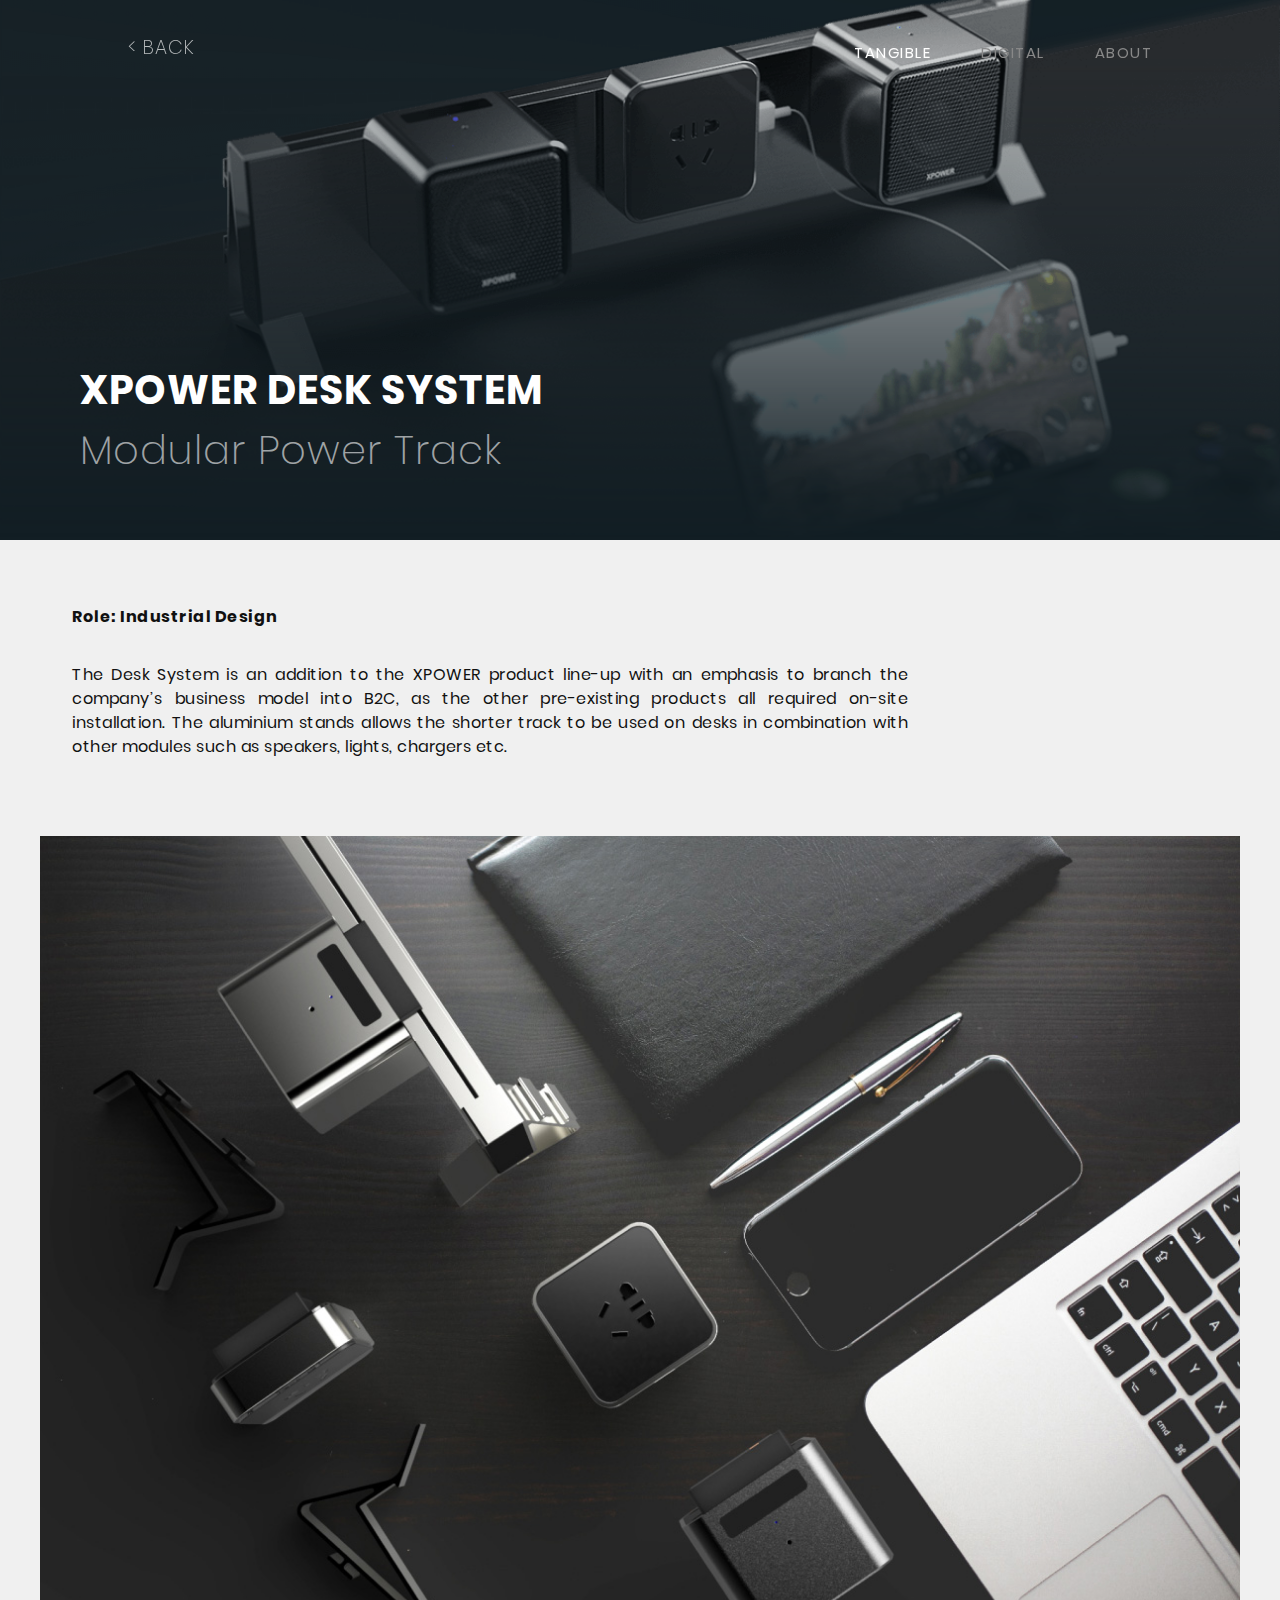
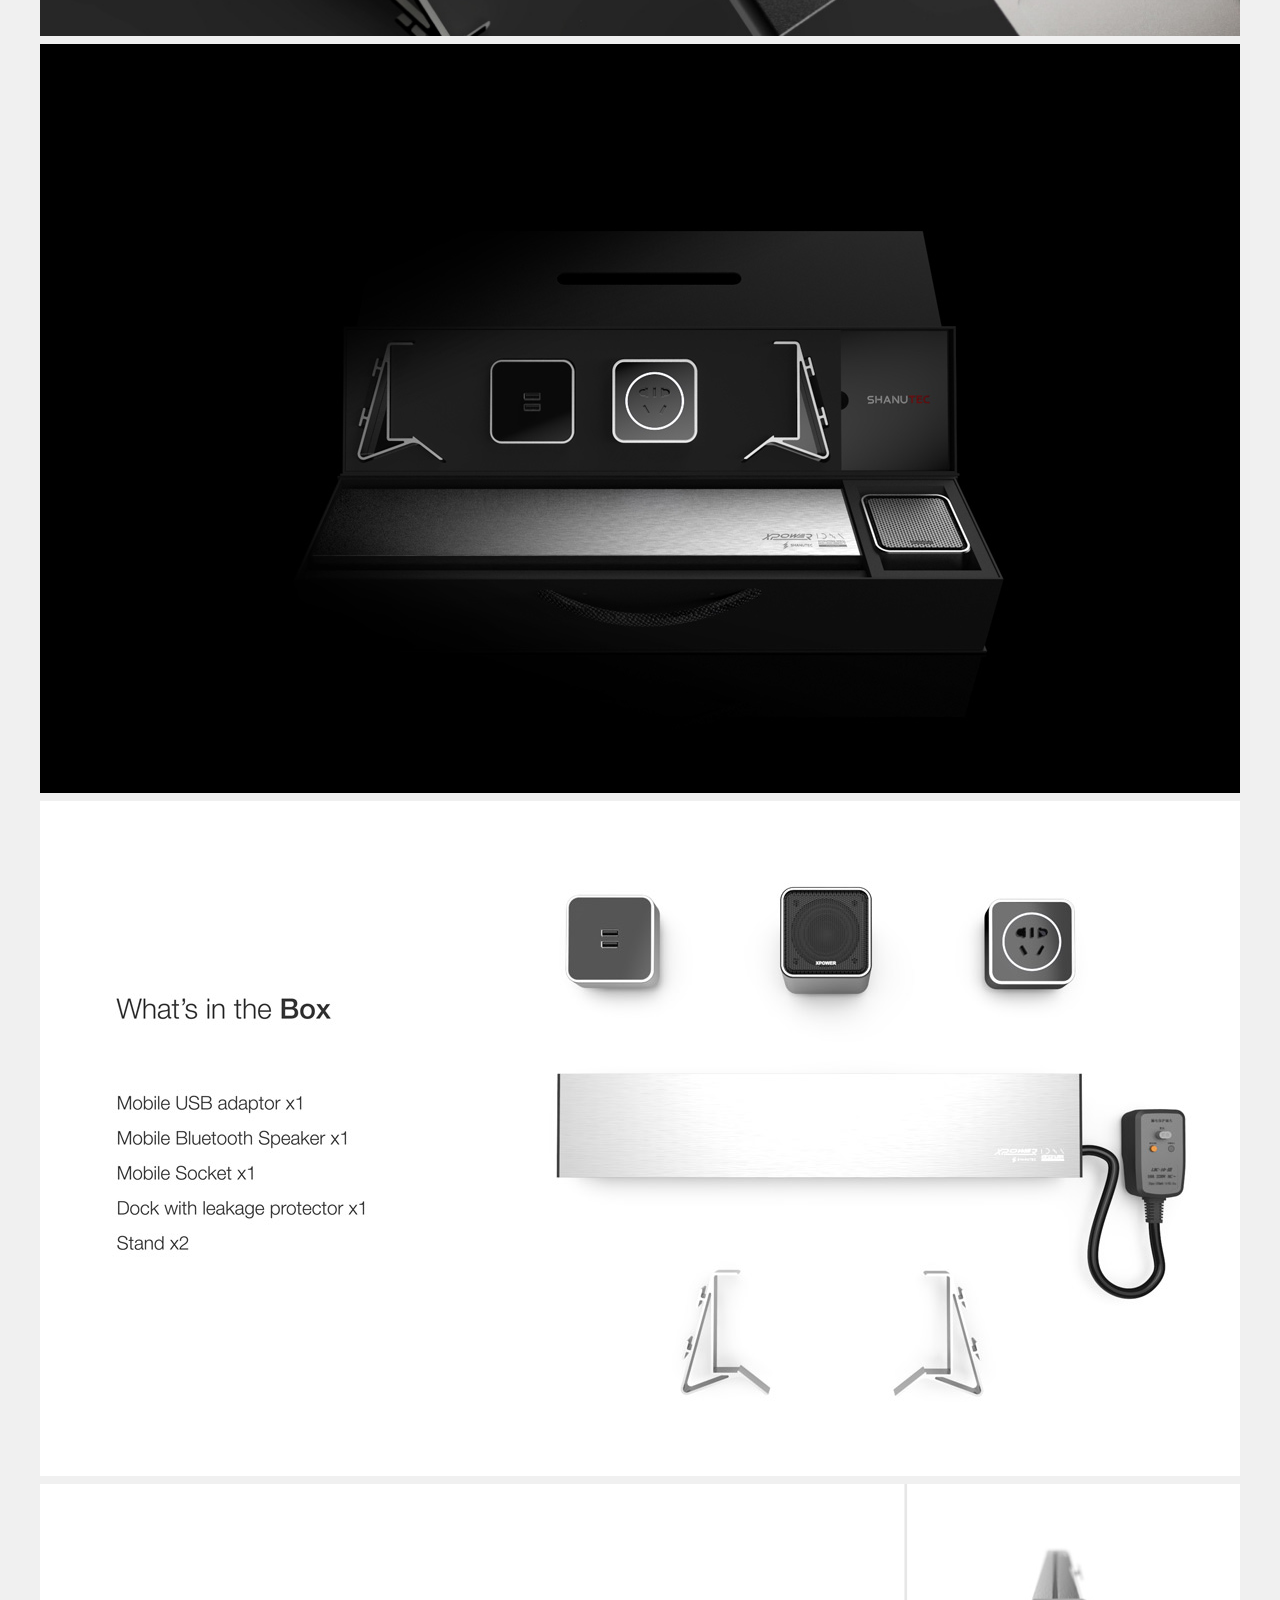
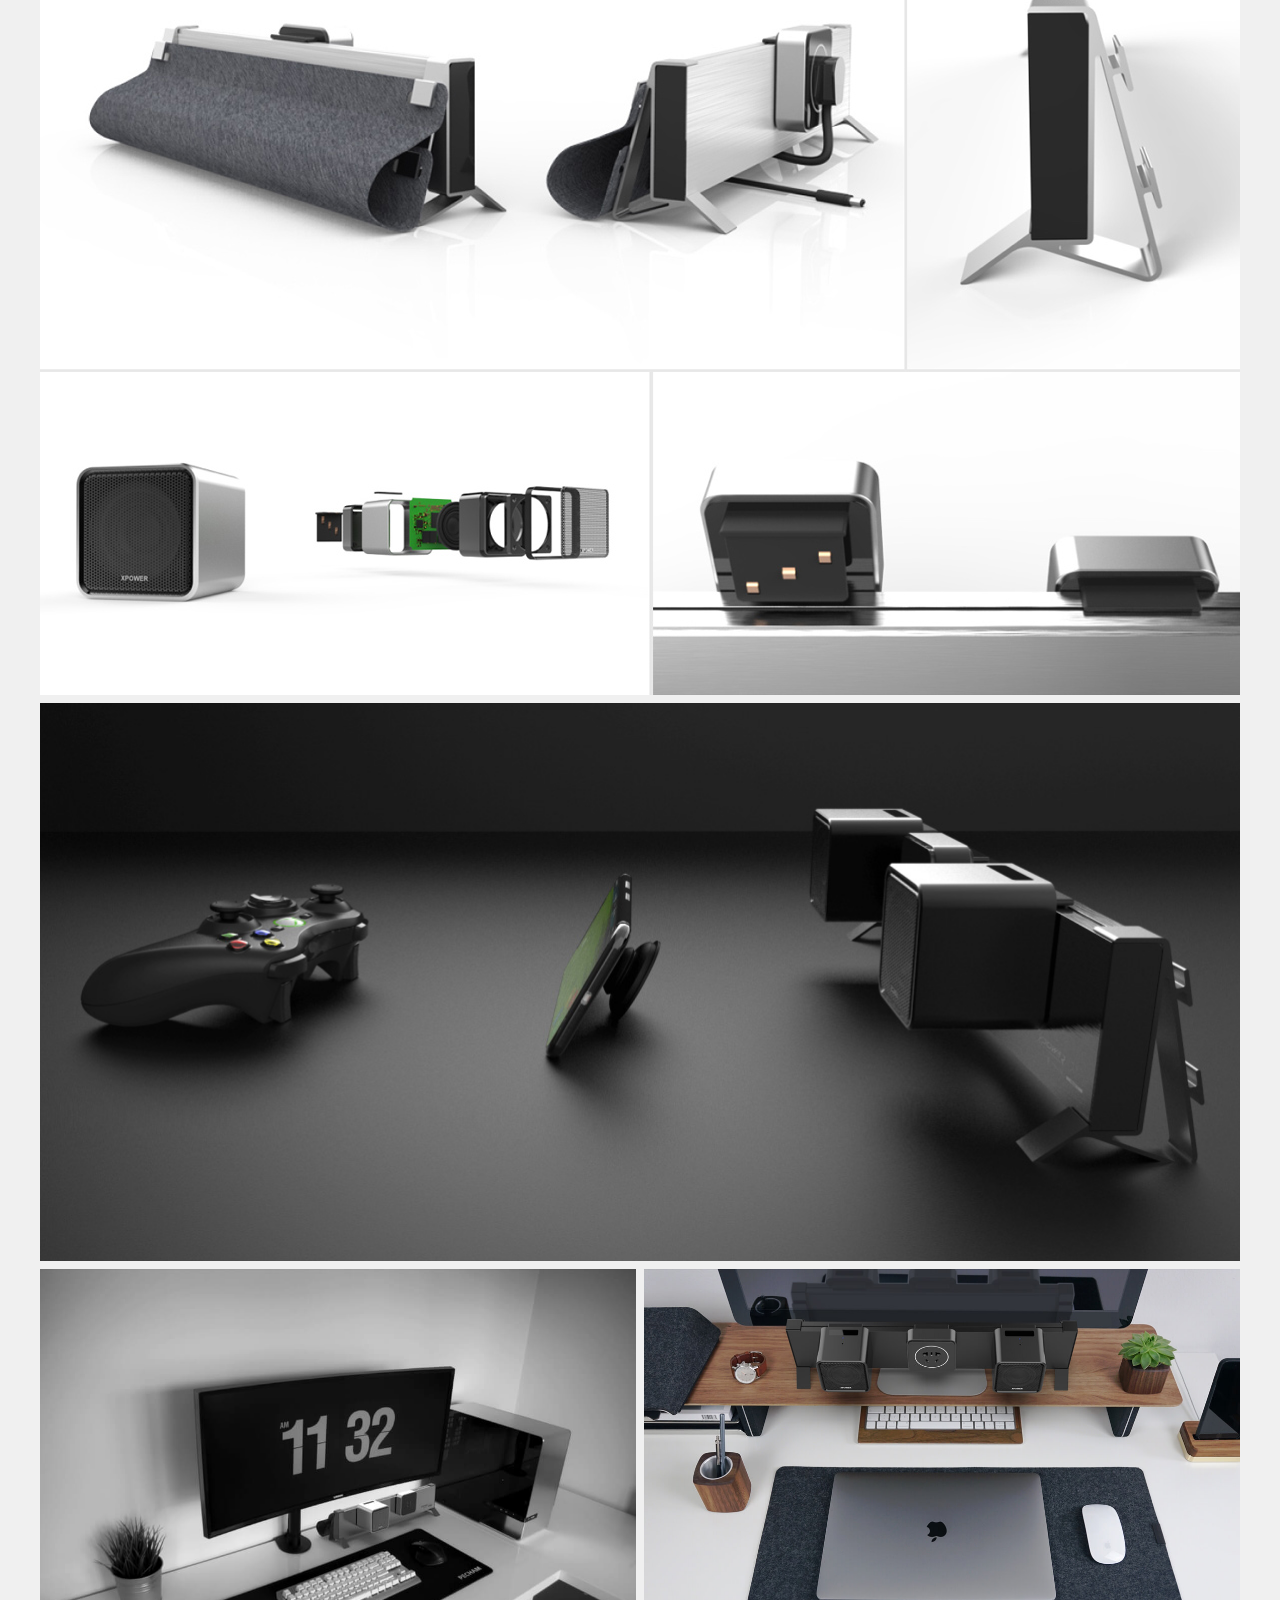
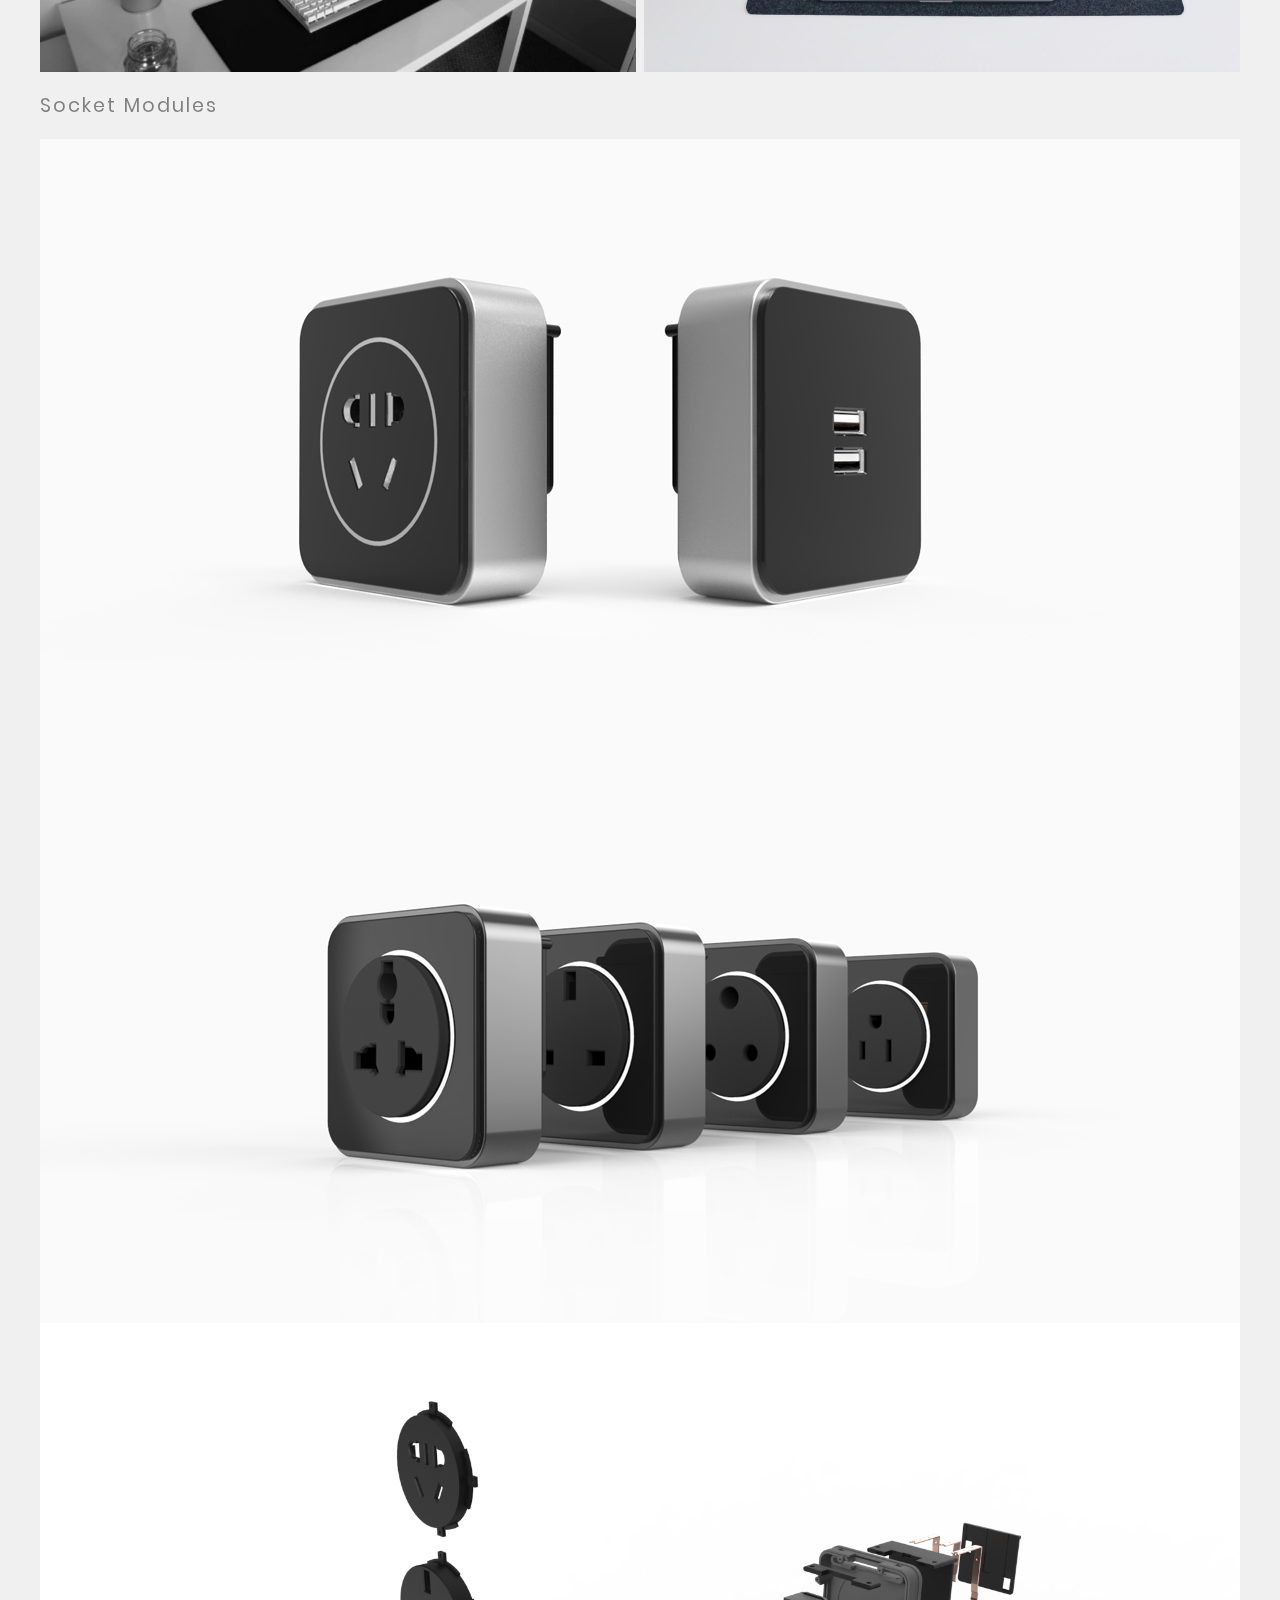
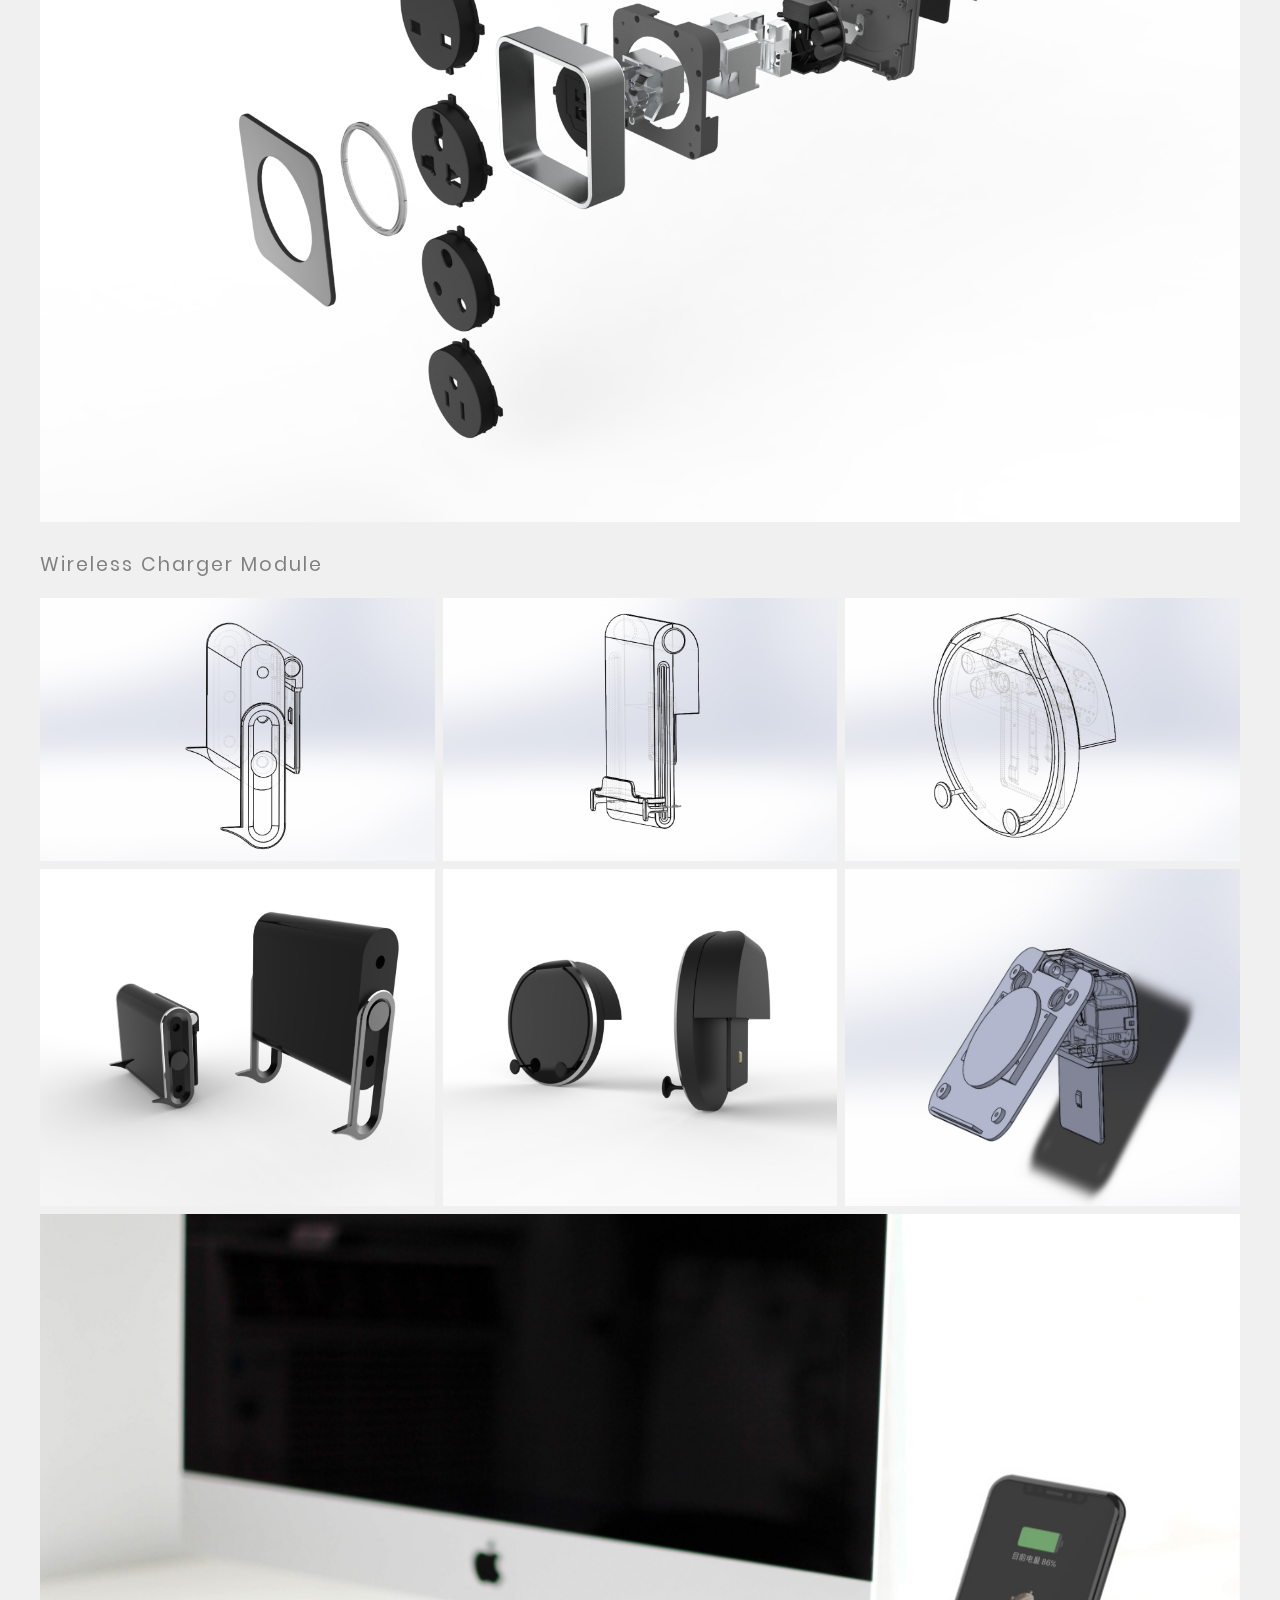
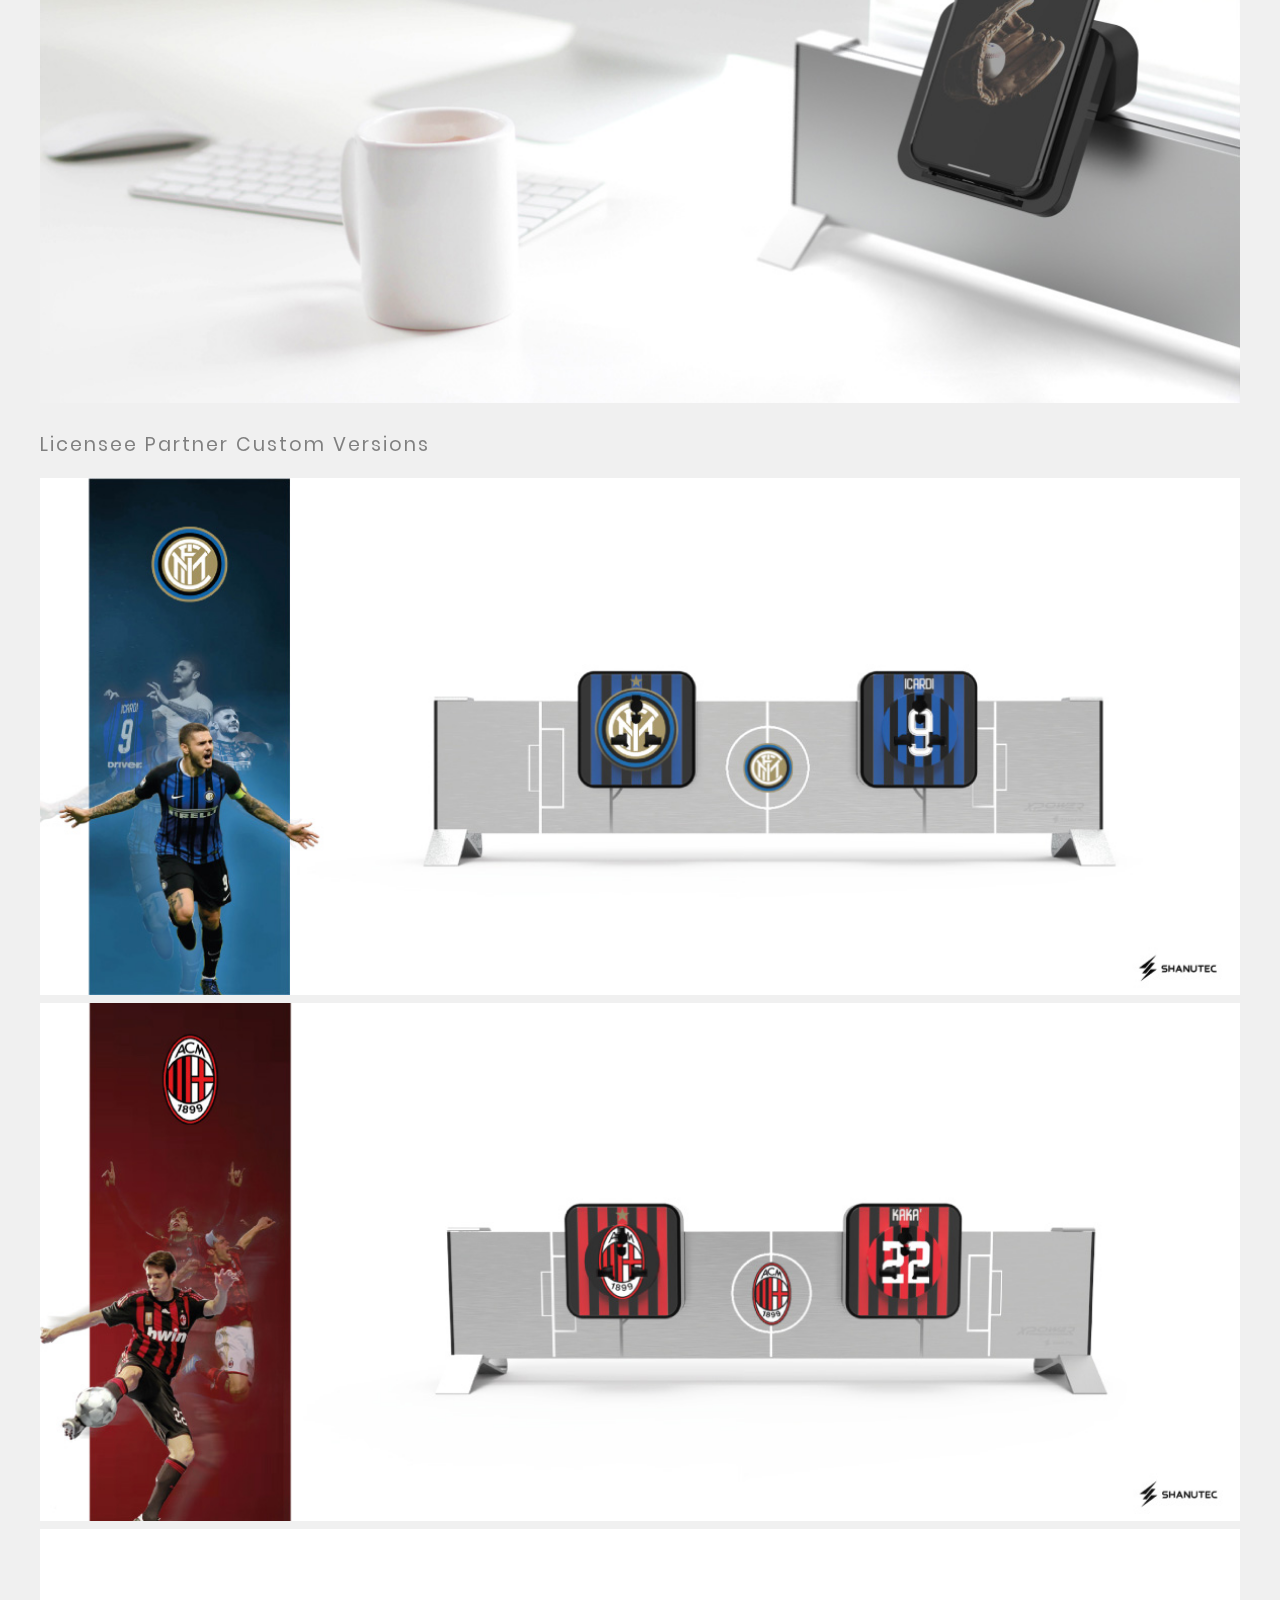
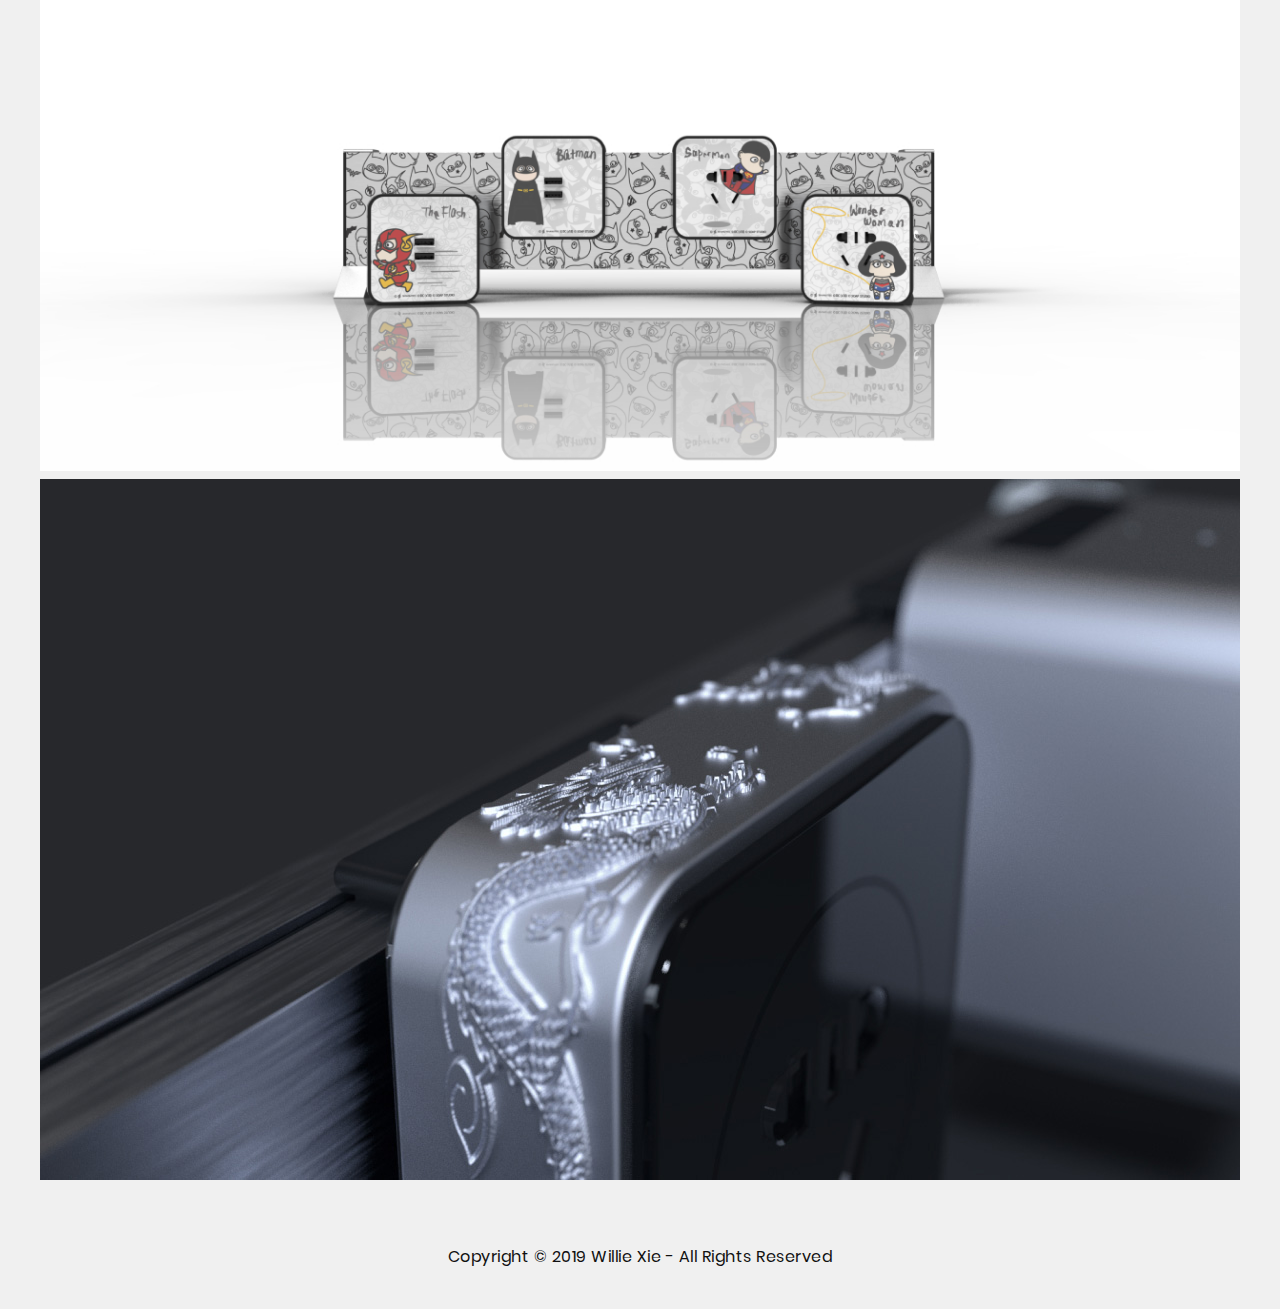
<file: desksystem.html>
<!DOCTYPE html>
<html lang="en">

<head>
    <meta charset="utf-8">
    <meta name="viewport" content="width=device-width, initial-scale=1">
    <meta name="keywords" content="Willie Xie Design Portfolio">
    <meta name="description" content="Willie Xie Design Portfolio">
    <title>Willie Xie - DESK SYSTEM</title>
    <link rel="icon" href="img/thmb.png">
    <!-- CSS FILES -->
    <link rel="stylesheet" type="text/css" href="css/fullpage.css">
    <link rel="stylesheet" type="text/css" href="css/style.css">
     <link rel="stylesheet" type="text/css" href="css/uikit.css">
<!-- Global site tag (gtag.js) - Google Analytics -->
<script async src="https://www.googletagmanager.com/gtag/js?id=UA-144193144-1"></script>
<script>
  window.dataLayer = window.dataLayer || [];
  function gtag(){dataLayer.push(arguments);}
  gtag('js', new Date());

  gtag('config', 'UA-144193144-1');
</script>
</head>

<body>
<div id="navbar"class="navbar">
<a href="/"><div class="logo1" style="letter-spacing: 1px; font-size: 1.2em;">&#60; BACK</div></a>
<input id="burger" type="checkbox" />

<label for="burger">
    <span></span>
    <span></span>
    <span></span>
</label>

<nav>    
  <ul>
    <li><a href="/" class="checked">TANGIBLE</a></li>
    <li><a href="/digital">DIGITAL</a></li>
    <li><a href="/about" style="padding-bottom: 30%;">ABOUT</a></li>
    <a href="tel:+8613122324885"><img src="img/Asset%202.svg" style="height: 20px"></a>
      <a href="mailto:xie.willie@gmail.com"><img src="img/Asset%201.svg" style="height: 20px"></a>
      <a href="https://www.linkedin.com/in/williexie"><img src="img/Asset%203.svg" style="height: 20px"></a>
  </ul>
</nav>
 


<div class="topnav">
  <a class="active" href="\">TANGIBLE</a>
  <a href="\digital">DIGITAL</a>
  <a href="\about">ABOUT</a>
  
</div></div>
<div style="width: 100%; position: relative">
<img class="headerimg" src="img/iPS5.116.png">
<div style="color: #fff; max-width: 1200px; width: 100%; position: absolute; display: block; bottom: 0%;left: 50%;transform: translate(-50%, -50%); margin: 0 auto;padding-left: 1em">
    <div style=" padding-left: 2em;">
    <h9>XPOWER DESK SYSTEM</h9>
        <h10>Modular Power Track</h10>

    </div>
    </div>
</div>
<div style="background-color: rgb(240,240,240)">
 <div style="max-width: 1200px; margin: 0 auto; padding: 1em 1em">
                        <div style="max-width: 900px;">
<div style="padding: 1em 2em 4em 2em">
    <h2 style="font-weight: 700;color: #111; line-height: 4em">Role: Industrial Design</h2>
    <h2 style="text-align: justify; line-height: 1.5em;color: #111">The Desk System is an addition to the XPOWER product line-up with an emphasis to branch the company’s business model into B2C, 
as the other pre-existing products all required on-site installation. The aluminium stands allows the shorter track to be used on desks in combination with other modules such as speakers, lights, chargers etc.


</h2></div>
    </div>
  <img class="contentimg" src="img/xpower/Pandora2019_w4.jpg">

     <img class="contentimg" src="img/xpower/Open_NewDarksilver.jpg">
     <img class="contentimg" src="img/xpower/witb3-03-03.jpg">
     <img class="contentimg" src="img/xpower/deskc1.jpg">
<img class="contentimg" src="img/xpower/iPS2.jpg">
     <ul class="cgrid">
    <li style="grid-column: span 1; grid-row: span 1;">
     <img src="img/xpower/pan2.jpg"></li>
    <li style="grid-column: span 1; grid-row: span 1;">
     <img src="img/xpower/kjz-new21.jpg"></li>
</ul>
     <div><h3 style="color: #111; font-weight: 500">Socket Modules </h3></div>
<img class="contentimg2" src="img/xpower/C31.111.jpg">
     <img class="contentimg2" src="img/xpower/CZ-ALL2.jpg">
     <img class="contentimg" style="background-color: #fff" src="img/xpower/untitled.95.png">
     <div><h3 style="color: #111; font-weight: 500">Wireless Charger Module </h3></div>
     <ul class="cgrid">
<li style="grid-column: span 1; grid-row: span 1;"><img src="img/xpower/image%202.jpg"></li>
<li style="grid-column: span 1; grid-row: span 1;">
     <img src="img/xpower/image%203.jpg"></li>
    <li style="grid-column: span 1; grid-row: span 1;">
     <img src="img/xpower/image%204.jpg"></li>
</ul>
          <ul class="cgrid">
<li style="grid-column: span 1; grid-row: span 1;"><img src="img/xpower/W2_3.jpg"></li>
<li style="grid-column: span 1; grid-row: span 1;">
     <img src="img/xpower/untitled%203.jpg"></li>
    <li style="grid-column: span 1; grid-row: span 1;">
     <img src="img/xpower/image%205.jpg"></li>
</ul>
  <img class="contentimg" src="img/xpower/Pandora2019_bg.jpg">
    <div><h3 style="color: #111; font-weight: 500">Licensee Partner Custom Versions</h3></div>
     <img class="contentimg" src="img/xpower/milan-02.jpg">
     <img class="contentimg" src="img/xpower/milan-03.jpg">
     <img class="contentimg" src="img/xpower/GD61.jpg">
     <img class="contentimg" src="img/xpower/Pandora2019_fc.jpg">

<div>
     
     
     </div>

</div></div>
    <footer style="background-color: rgb(240,240,240); text-align: center; padding: 40px">
    <h2 style="max-width: 1200px; margin: 0 auto; color: #111">Copyright © 2019 Willie Xie - All Rights Reserved</h2>
    </footer>




    <script>
    window.onscroll = () => {
  const nav = document.querySelector('#navbar');
  if(this.scrollY <= 10) nav.className = 'navbar'; else nav.className = 'scroll';
};
    </script>
    <script>
    sessionStorage.setItem('state', 'section4');
    </script>
    <script src="js/uikit.min.js"></script>
    <script src="js/uikit-icons.min.js"></script>
</body>

</html>
</file>
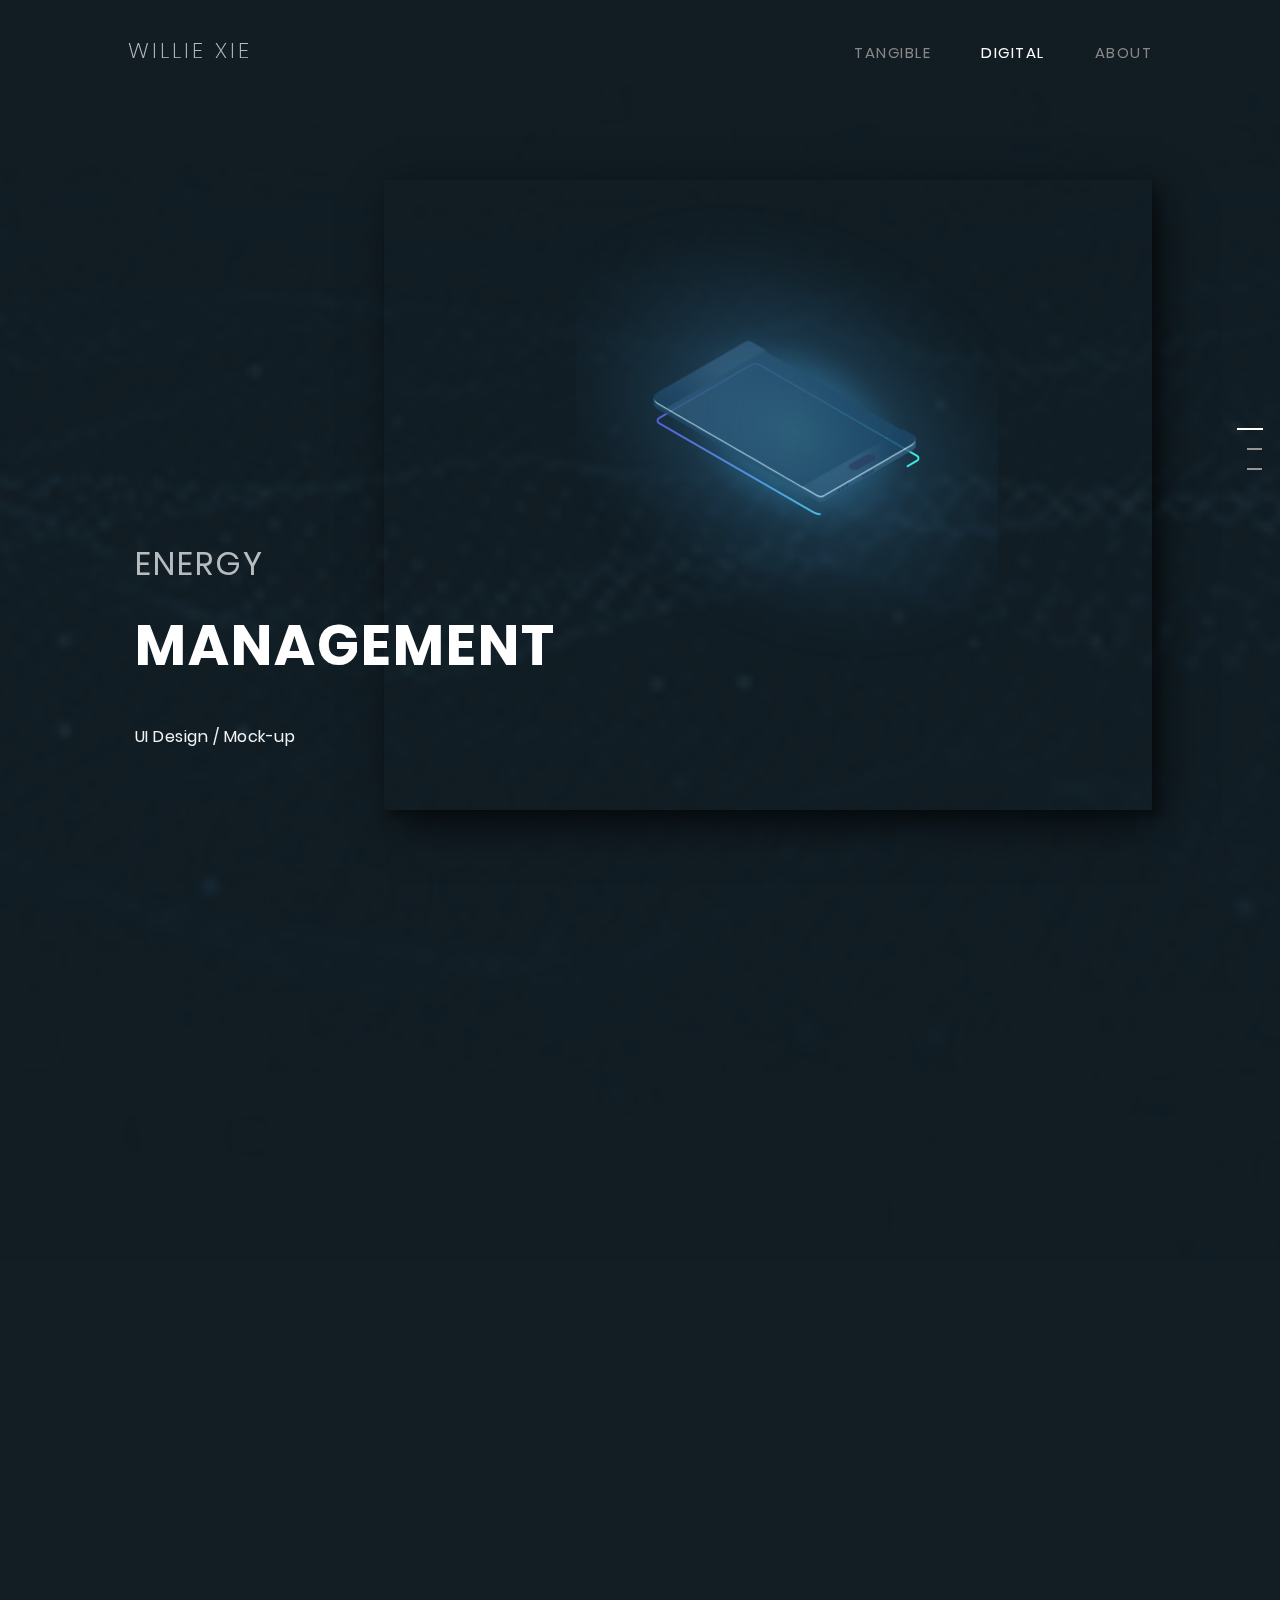
<file: digital.html>
<!DOCTYPE html>
<html lang="en">

<head>
    <meta charset="utf-8">
    <meta name="viewport" content="width=device-width, initial-scale=1">
    <title>Willie Xie - DIGITAL</title>
    <link rel="icon" href="img/thmb.png">
    <!-- CSS FILES -->
    <link rel="stylesheet" type="text/css" href="css/fullpage.css">
    <link rel="stylesheet" type="text/css" href="css/style.css">

<!-- Global site tag (gtag.js) - Google Analytics -->
<script async src="https://www.googletagmanager.com/gtag/js?id=UA-144193144-1"></script>
<script>
  window.dataLayer = window.dataLayer || [];
  function gtag(){dataLayer.push(arguments);}
  gtag('js', new Date());

  gtag('config', 'UA-144193144-1');
</script>
</head>

<body class="loading">
<div class="navbar">
<a href="/"><div class="logo1">WILLIE XIE</div></a>
<input id="burger" type="checkbox" />

<label for="burger">
    <span></span>
    <span></span>
    <span></span>
</label>

<nav>    
  <ul>
    <li><a href="/">TANGIBLE</a></li>
    <li><a href="/digital" class="checked">DIGITAL</a></li>
    <li><a href="/about" style="padding-bottom: 30%;">ABOUT</a></li>
    <a href="tel:+8613122324885"><img src="img/Asset%202.svg" style="height: 20px"></a>
      <a href="mailto:xie.willie@gmail.com"><img src="img/Asset%201.svg" style="height: 20px"></a>
      <a href="https://www.linkedin.com/in/williexie"><img src="img/Asset%203.svg" style="height: 20px"></a>
  </ul>
</nav>
 


<div class="topnav">
  <a href="\">TANGIBLE</a>
  <a class="active" href="\digital">DIGITAL</a>
  <a href="\about">ABOUT</a>
  
</div></div>


   
    <div id="fullpage">
        <div id="section1" class="section">
            <div class="project">
                <a href="\em" class="projectthmb">
                    <div id="lottie1" class="emthmb"></div>
                </a>
            </div>


        </div>
        
        <div id="section2" class="section">
            <div class="project">
                <a href="\shanutecweb" class="projectthmb2">
                <img class="fitimg" src="img/shanutec/shanutec_sc.png">
                </a>
               
            </div>
        </div>
        
        <div id="section3" class="section">
            <div class="project">
                <a href="\acesoweb" class="projectthmb3">
                <img class="fitimg" src="img/aceso/76507%20(2).png">
                </a>
    
            </div>
        </div>


    
    </div>
<div class="projecttext"><h1>
                    ENERGY</h1> <h5> MANAGEMENT</h5>
                    <div style="margin-top: -5px"><h2>UI Design / Mock-up</h2></div>
                </div>
    <div class="projecttext2"><h1>
                    SHANUTEC</h1> <h5>WEBSITE</h5>
                    <div style="margin-top: -5px"><h2>Web Design / Development</h2></div>
                </div>
    <div class="projecttext3"><h1>
                    ACESO</h1> <h5>WEBSITE</h5>
                    <div style="margin-top: -15px"><h2>Web Design /  Development</h2></div>
                </div>


    <img class="bgimg1" src="img/light2.jpg">

<img class="bgimg3" style="height: 100%; width:100%" src="img/aceso/Group%204.png">

<script type="text/javascript" src="js/jquery-3.3.1.min.js"></script>
   <script src="js/imagesloaded.pkgd.min.js" type="text/javascript"></script>
   <script>
    imagesLoaded('#section1', () => {
				document.body.classList.remove('loading');
			});
    </script>
    <script type="text/javascript" src="js/fullpage.min.js"></script>
    <script type="text/javascript" src="js/scrolloverflow.min.js">
    </script>
<script src="js/lottie.js"></script>
    <script>
    lottie.loadAnimation({
  container: document.getElementById('lottie1'), // the dom element that will contain the animation
  renderer: 'svg',
  loop: true,
  autoplay: true,
  path: 'img/em4.json' // the path to the animation json
});
        lottie.loadAnimation({
  container: document.getElementById('lottie2'), // the dom element that will contain the animation
  renderer: 'svg',
  loop: true,
  autoplay: true,
  path: 'img/zhb2.json' // the path to the animation json
});
    </script>
    <script>
        var s = sessionStorage.getItem('state');
        
    var d = document.getElementById(s);
d.className += " active";
        
        sessionStorage.clear();
    </script>
    <script>
        var myFullpage = new fullpage('#fullpage', {
            //Navigation
            menu: '#menu',
            lockAnchors: true,
            anchors: ['p1', 'p2', 'p3', 'p4', 'p5','p6'],
            navigation: true,
            navigationPosition: 'right',
            navigationTooltips: ['Project1', 'Project2', 'Project3', 'Project4'],
            showActiveTooltip: false,
            slidesNavigation: false,
            slidesNavPosition: 'bottom',

            //Scrolling
            css3: true,
            scrollingSpeed: 700,
            autoScrolling: true,
            fitToSection: true,
            fitToSectionDelay: 600,
            scrollBar: false,
            easing: 'easeInOutCubic',
            easingcss3: 'ease',
            loopBottom: false,
            loopTop: false,
            loopHorizontal: true,
            continuousVertical: false,
            continuousHorizontal: false,
            scrollHorizontally: false,
            interlockedSlides: false,
            dragAndMove: false,
            offsetSections: false,
            resetSliders: false,
            fadingEffect: false,
            normalScrollElements: '#element1, .element2',
            scrollOverflow: false,
            scrollOverflowReset: false,
            scrollOverflowOptions: null,
            touchSensitivity: 6,
            normalScrollElementTouchThreshold: 3,
            bigSectionsDestination: null,

            //Accessibility
            keyboardScrolling: true,
            animateAnchor: true,
            recordHistory: false,

            //Design
            controlArrows: true,
            verticalCentered: true,
            sectionsColor: [],
            fixedElements: '#header, .footer',
            responsiveWidth: 0,
            responsiveHeight: 0,
            responsiveSlides: false,
            parallax: false,
            parallaxOptions: {
                type: 'reveal',
                percentage: 62,
                property: 'translate'
            },

            //Custom selectors
            sectionSelector: '.section',
            slideSelector: '.slide',

            lazyLoading: true,

            //events
            onLeave: function(origin, destination, direction) {},
            afterLoad: function(origin, destination, direction) {},
            afterRender: function() {},
            afterResize: function(width, height) {},
            afterResponsive: function(isResponsive) {},
            afterSlideLoad: function(section, origin, destination, direction) {},
            onSlideLeave: function(section, origin, destination, direction) {}
        });
    </script>


</body>

</html>
</file>
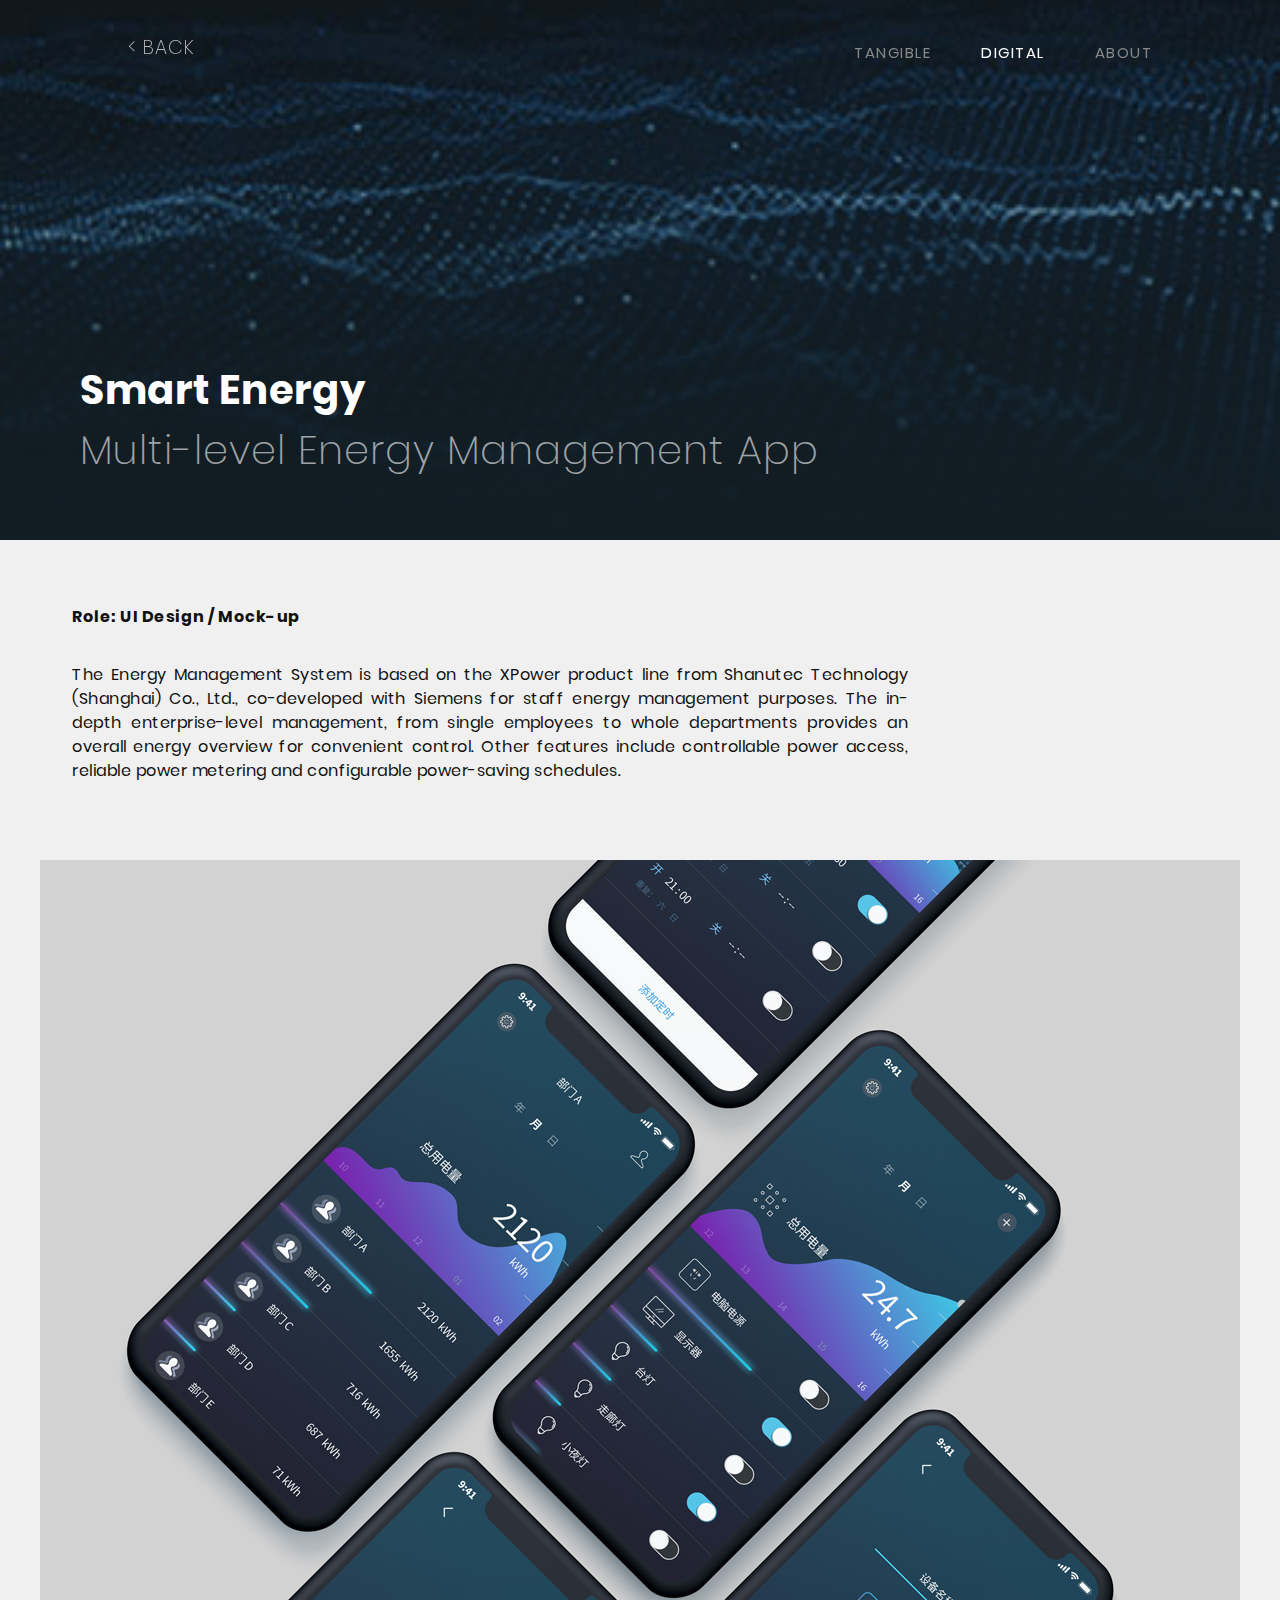
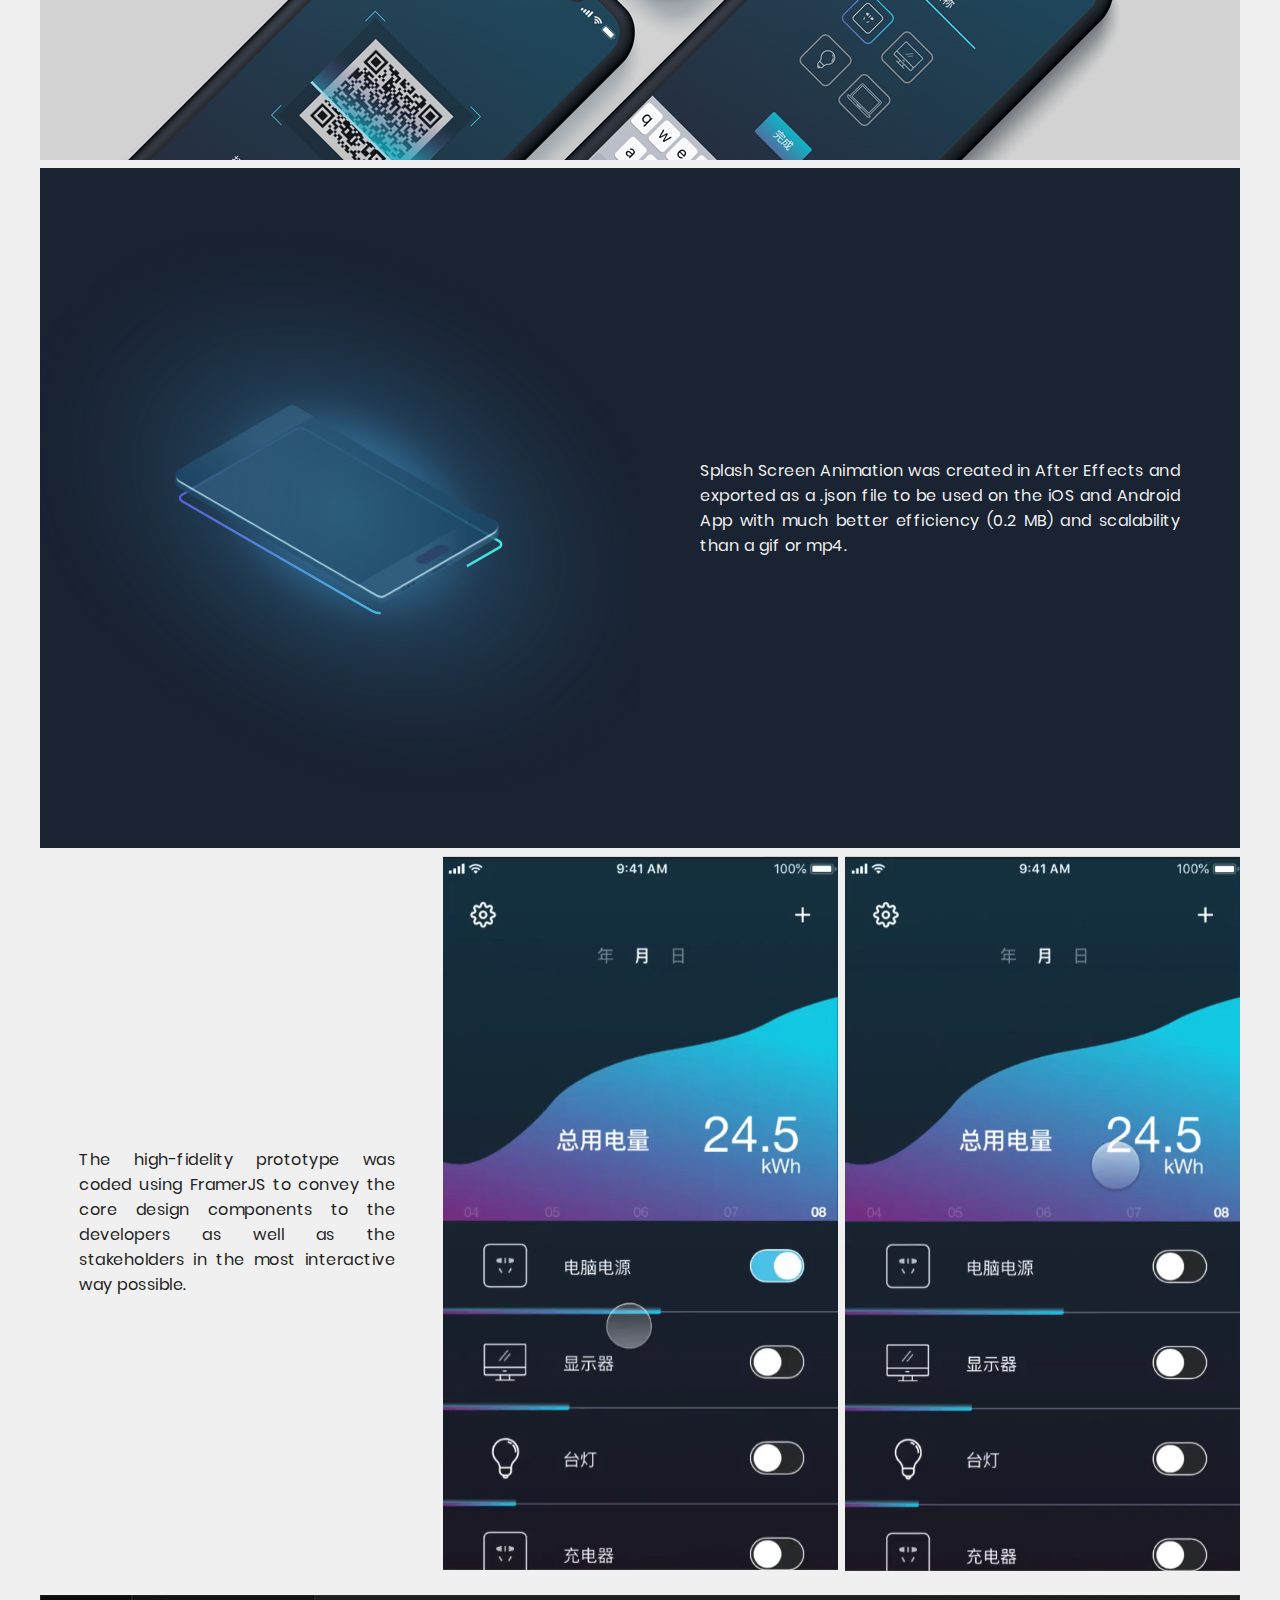
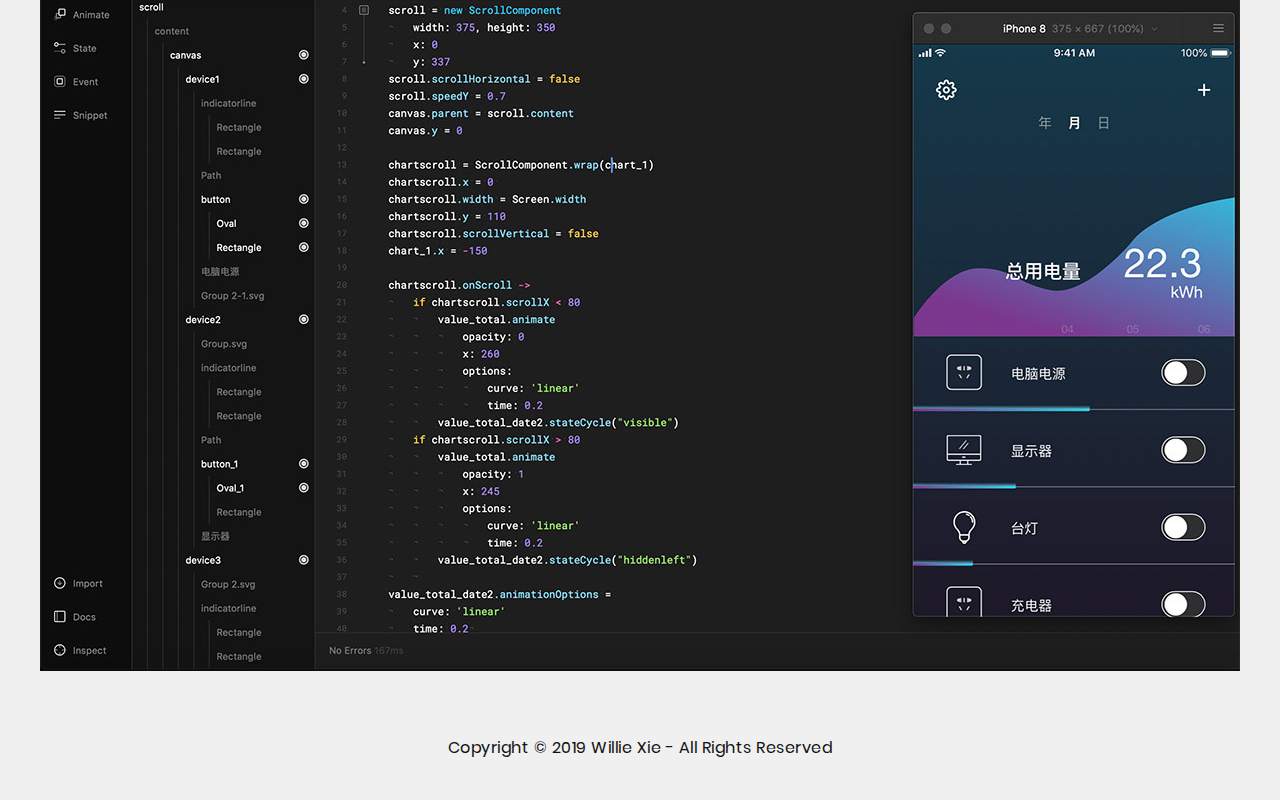
<file: em.html>
<!DOCTYPE html>
<html lang="en">

<head>
    <meta charset="utf-8">
    <meta name="viewport" content="width=device-width, initial-scale=1">
    <meta name="keywords" content="Willie Xie Design Portfolio">
    <meta name="description" content="Willie Xie Design Portfolio">
    <title>Willie Xie - Energy Management</title>
    <link rel="icon" href="img/thmb.png">
    <!-- CSS FILES -->
    <link rel="stylesheet" type="text/css" href="css/fullpage.css">
    <link rel="stylesheet" type="text/css" href="css/style.css">
     <link rel="stylesheet" type="text/css" href="css/uikit.css">
<!-- Global site tag (gtag.js) - Google Analytics -->
<script async src="https://www.googletagmanager.com/gtag/js?id=UA-144193144-1"></script>
<script>
  window.dataLayer = window.dataLayer || [];
  function gtag(){dataLayer.push(arguments);}
  gtag('js', new Date());

  gtag('config', 'UA-144193144-1');
</script>
</head>

<body>
<div id="navbar"class="navbar">
<a href="/digital"><div class="logo1" style="letter-spacing: 1px; font-size: 1.2em;">&#60; BACK</div></a>
<input id="burger" type="checkbox" />

<label for="burger">
    <span></span>
    <span></span>
    <span></span>
</label>

<nav>    
  <ul>
    <li><a href="/" class="checked">TANGIBLE</a></li>
    <li><a href="/digital">DIGITAL</a></li>
    <li><a href="/about" style="padding-bottom: 30%;">ABOUT</a></li>
    <a href="tel:+8613122324885"><img src="img/Asset%202.svg" style="height: 20px"></a>
      <a href="mailto:xie.willie@gmail.com"><img src="img/Asset%201.svg" style="height: 20px"></a>
      <a href="https://www.linkedin.com/in/williexie"><img src="img/Asset%203.svg" style="height: 20px"></a>
  </ul>
</nav>
 


<div class="topnav">
  <a  href="\">TANGIBLE</a>
  <a class="active" href="\digital">DIGITAL</a>
  <a href="\about">ABOUT</a>
  
</div></div>
<div style="width: 100%; position: relative">
<img class="headerimg" src="img/light2.jpg">

    <div style="color: #fff; max-width: 1200px; width: 100%; position: absolute; display: block; bottom: 0%;left: 50%;transform: translate(-50%, -50%); margin: 0 auto;padding-left: 1em">
    <div style=" padding-left: 2em;">
    <h9>Smart Energy</h9>
        <h10>Multi-level Energy Management App</h10>

    </div>
    </div>
</div>
<div style="background-color: rgb(240,240,240)">
 <div style="max-width: 1200px; margin: 0 auto; padding: 1em 1em">
              <div style="max-width: 900px;">
<div style="padding: 1em 2em 4em 2em">
    <h2 style="font-weight: 700;color: #111; line-height: 4em">Role: UI Design / Mock-up</h2>
    <h2 style="text-align: justify; line-height: 1.5em;color: #111">
The Energy Management System is based on the XPower product line from Shanutec Technology (Shanghai) Co., Ltd., co-developed with 
Siemens for staff energy management purposes.
The in-depth enterprise-level management, from single employees to whole departments provides an overall energy overview for convenient control.
Other features include controllable power access, reliable power metering and configurable power-saving schedules.

</h2></div>
    </div>
  <img class="contentimg" src="img/em/Simple-Mockup-Free-Scene_dark.jpg">


<ul class="cgrid" style="grid-column-gap: 0em;">
<li style="grid-column: span 1; grid-row: span 1;">
     <div id="lottie3" style="background-color: #1A2332"></div></li>
    <li style="grid-column: span 1; grid-row: span 1; padding: 5%; background-color: #1A2332; position: relative">
        <div style="position: absolute; display: block; top: 50%;left: 50%;transform: translate(-50%, -50%);text-align: justify; width: 80%"><h2>
    Splash Screen Animation was created in After Effects and exported as a .json file to be used on the iOS and Android App with much better efficiency (0.2 MB) and scalability than a gif or mp4.</h2></div>
    
      </li>
</ul>
<ul class="cgrid">
<li style="grid-column: span 1; grid-row: span 1;position: relative">
    <div style="position: absolute; display: block; top: 50%;left: 50%;transform: translate(-50%, -50%);text-align: justify; width: 80%"><h2 style="color: #222">
    The high-fidelity prototype was coded using FramerJS to convey the core design components to the developers as well as the stakeholders in the most interactive way possible.</h2></div>
     </li>
    <li style="grid-column: span 1; grid-row: span 1">
      <video class="vid" loop muted playsinline uk-video="autoplay: inview">
    <source src="img/em/emv1.mp4" type="video/mp4" />
    </video></li>
     <li style="grid-column: span 1; grid-row: span 1;">
     <video class="vid" loop muted playsinline uk-video="autoplay: inview">
    <source src="img/em/emv2.mp4" type="video/mp4" />
    </video></li>
</ul>
       <img class="contentimg" src="img/em/Screenshot%202019-06-19.jpg">


</div></div>
    <footer style="background-color: rgb(240,240,240); text-align: center; padding: 40px">
    <h2 style="max-width: 1200px; margin: 0 auto; color: #111">Copyright © 2019 Willie Xie - All Rights Reserved</h2>
    </footer>



<script src="js/lottie.js"></script>
    <script>
    lottie.loadAnimation({
  container: document.getElementById('lottie3'), // the dom element that will contain the animation
  renderer: 'svg',
  loop: true,
  autoplay: true,
  path: 'img/em/em3.json' // the path to the animation json
});

    </script>
    <script>
    window.onscroll = () => {
  const nav = document.querySelector('#navbar');
  if(this.scrollY <= 10) nav.className = 'navbar'; else nav.className = 'scroll';
};
    </script>
    <script>
    sessionStorage.setItem('state', 'section1');
    </script>
    <script src="js/uikit.min.js"></script>
    <script src="js/uikit-icons.min.js"></script>
</body>

</html>
</file>
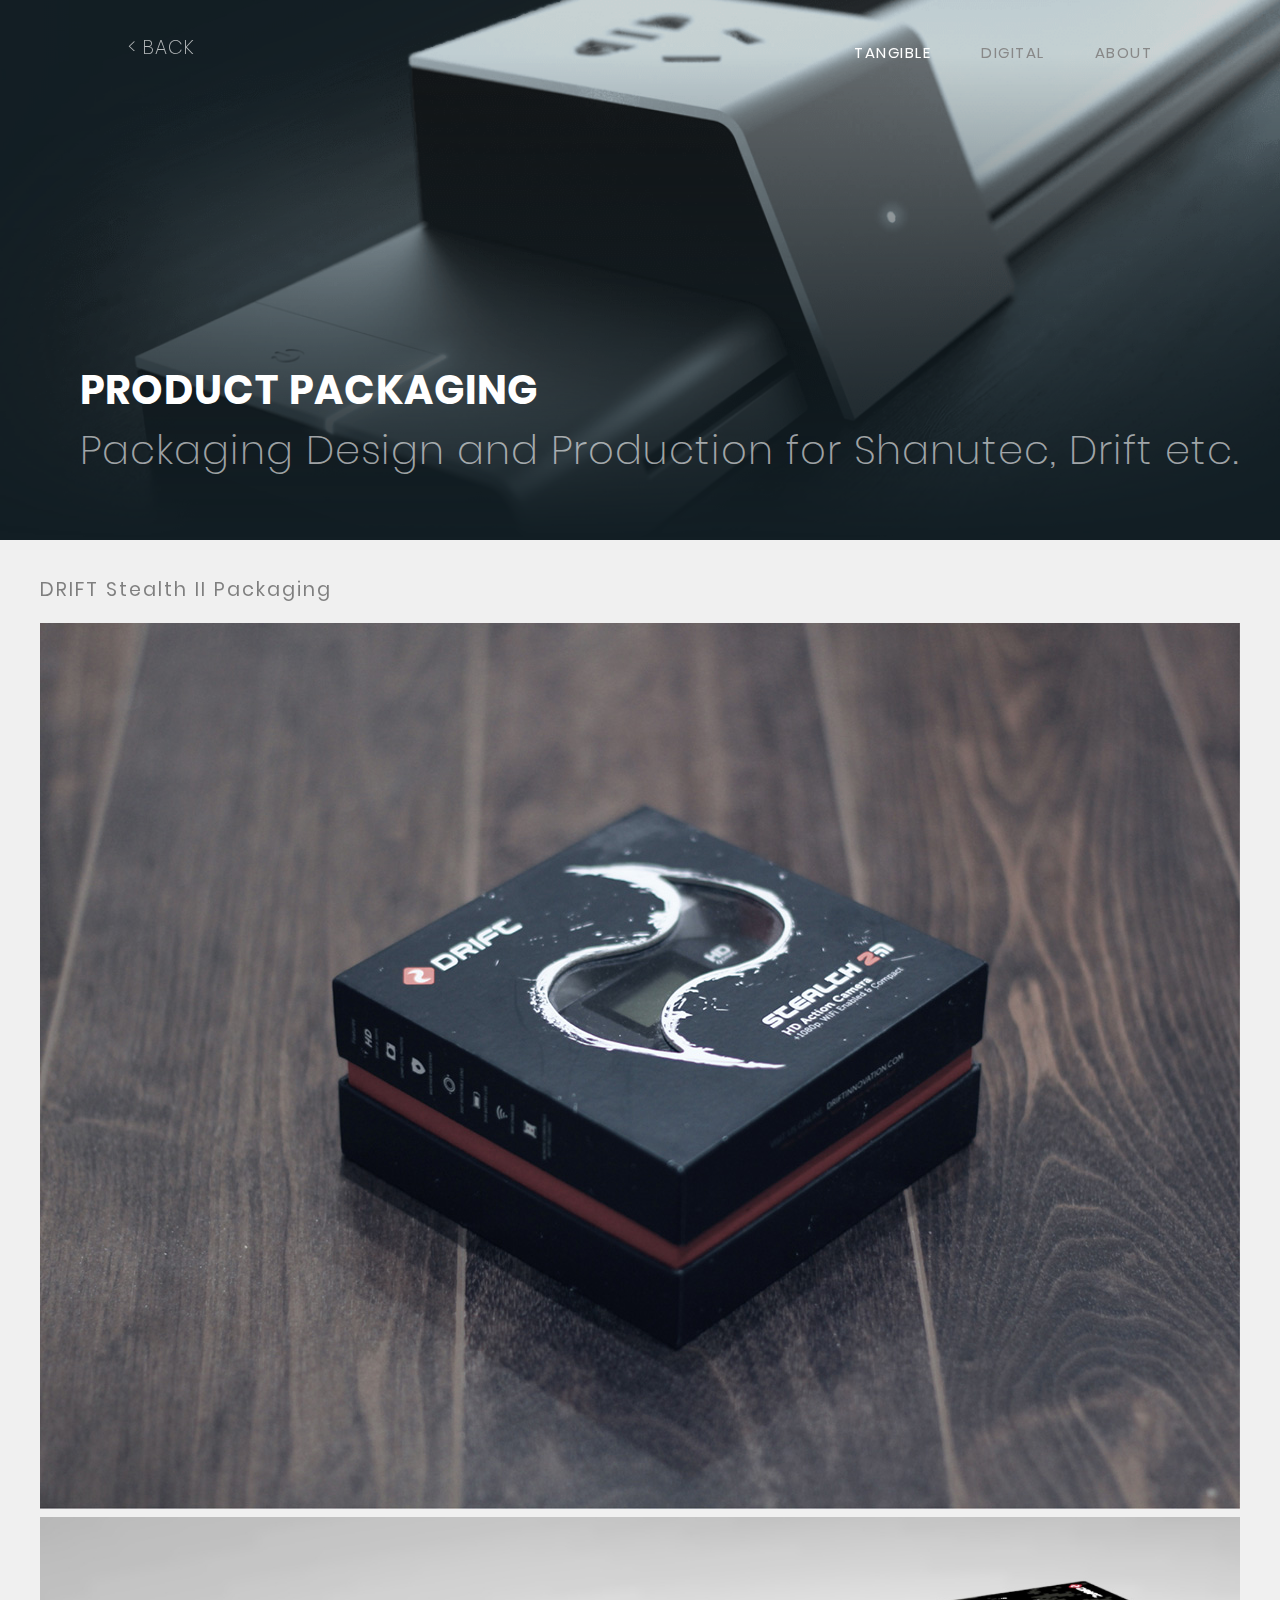
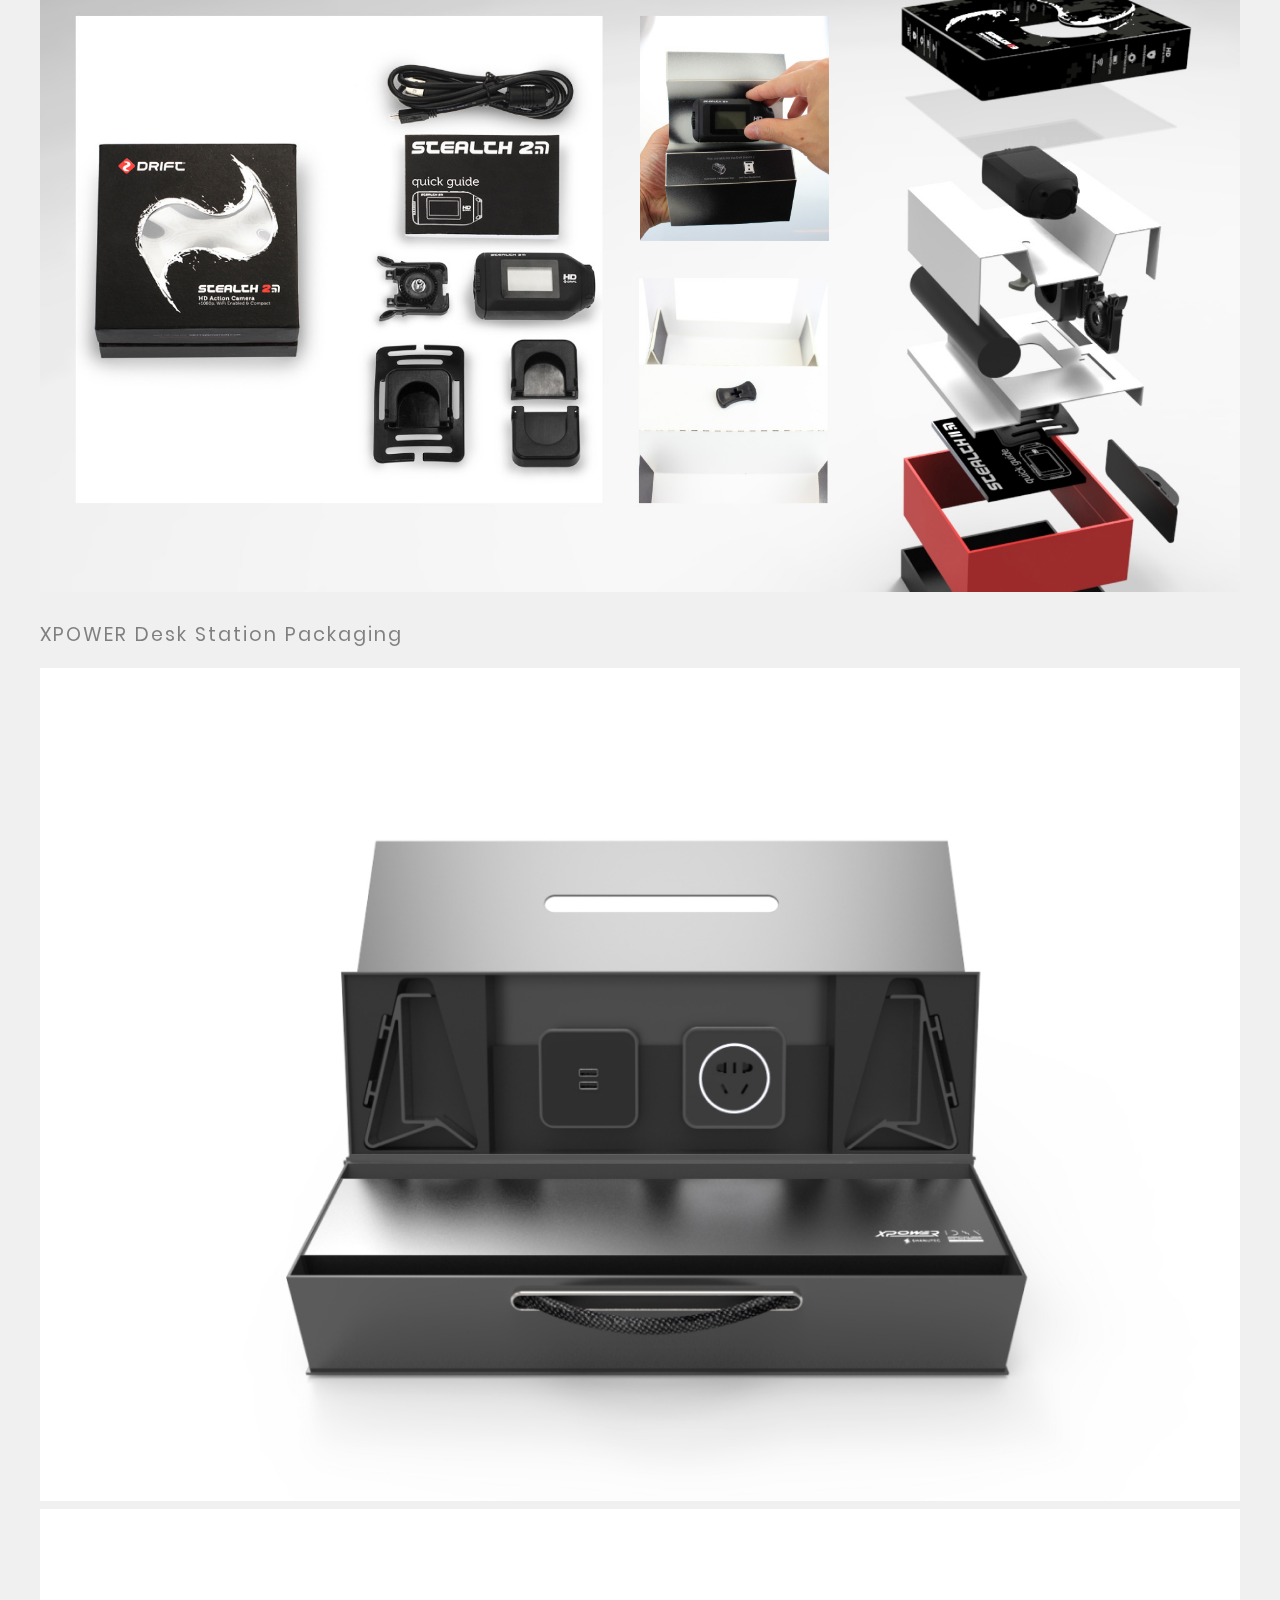
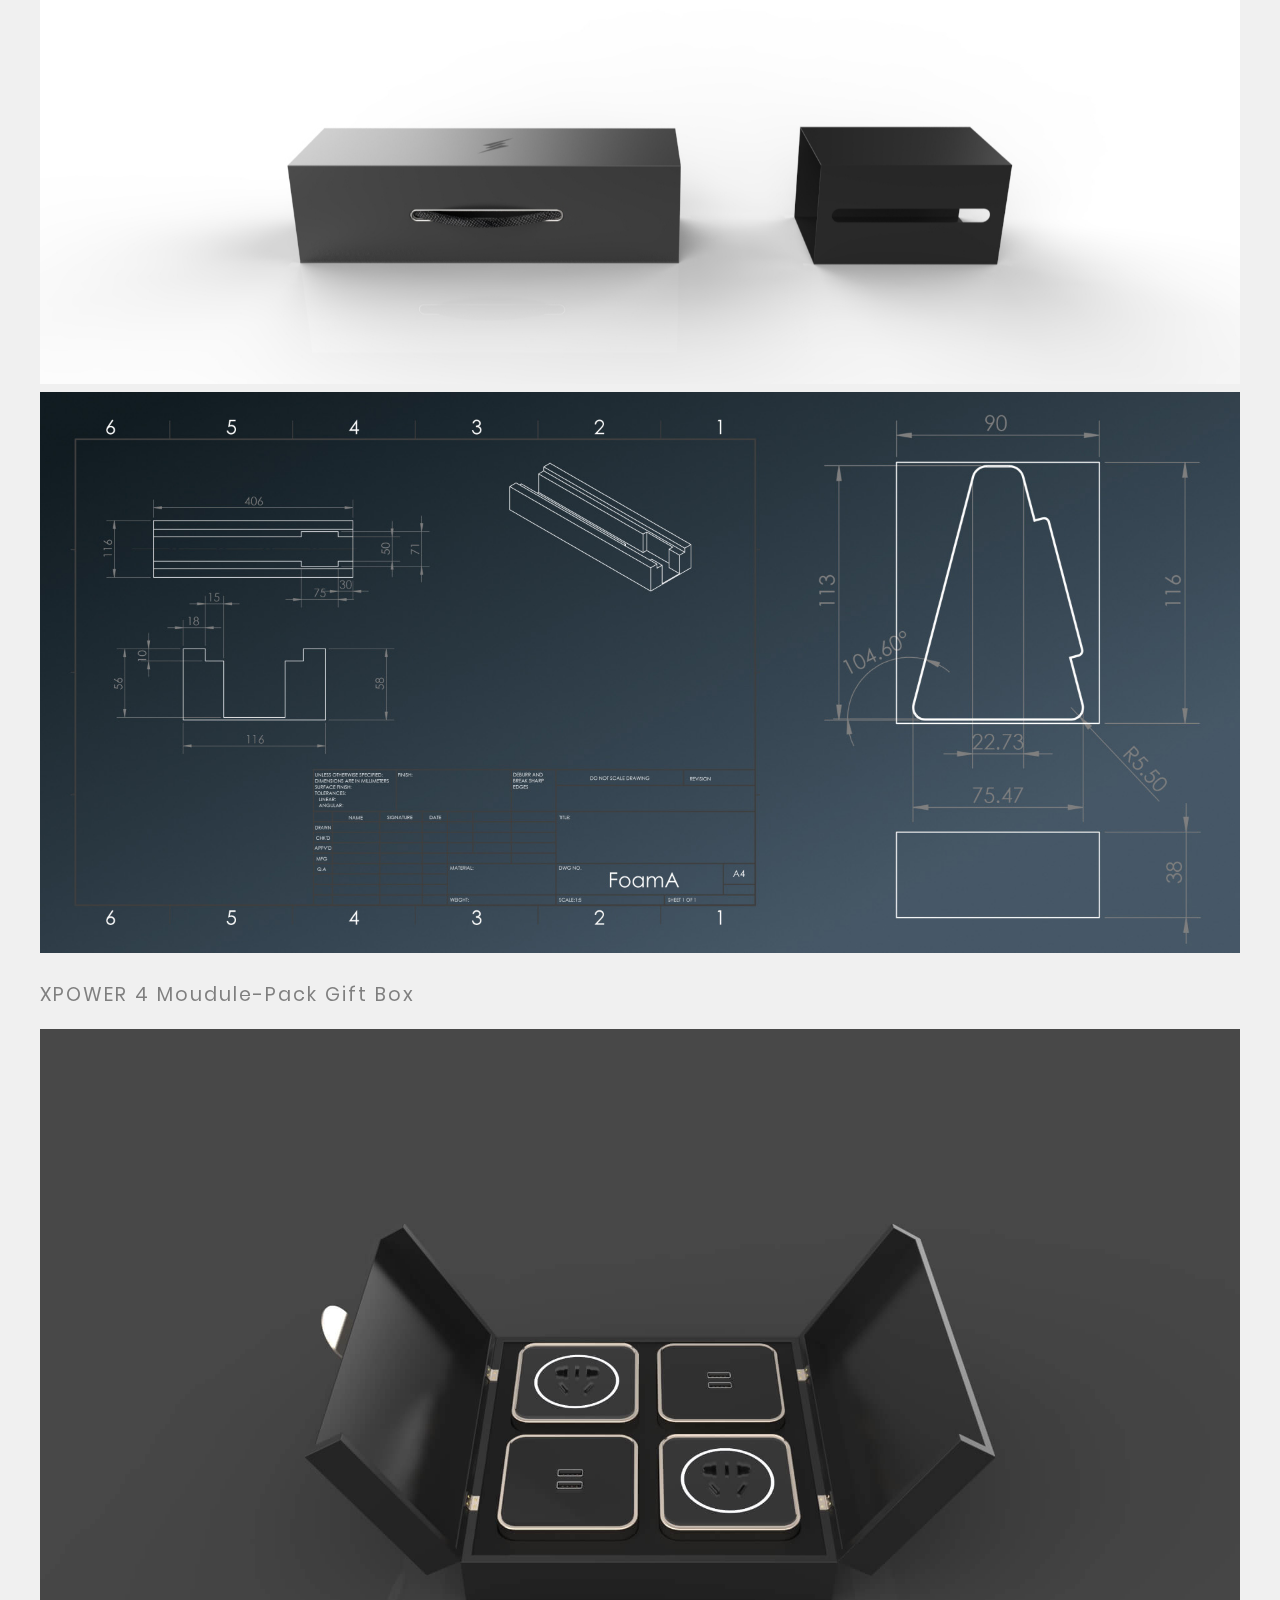
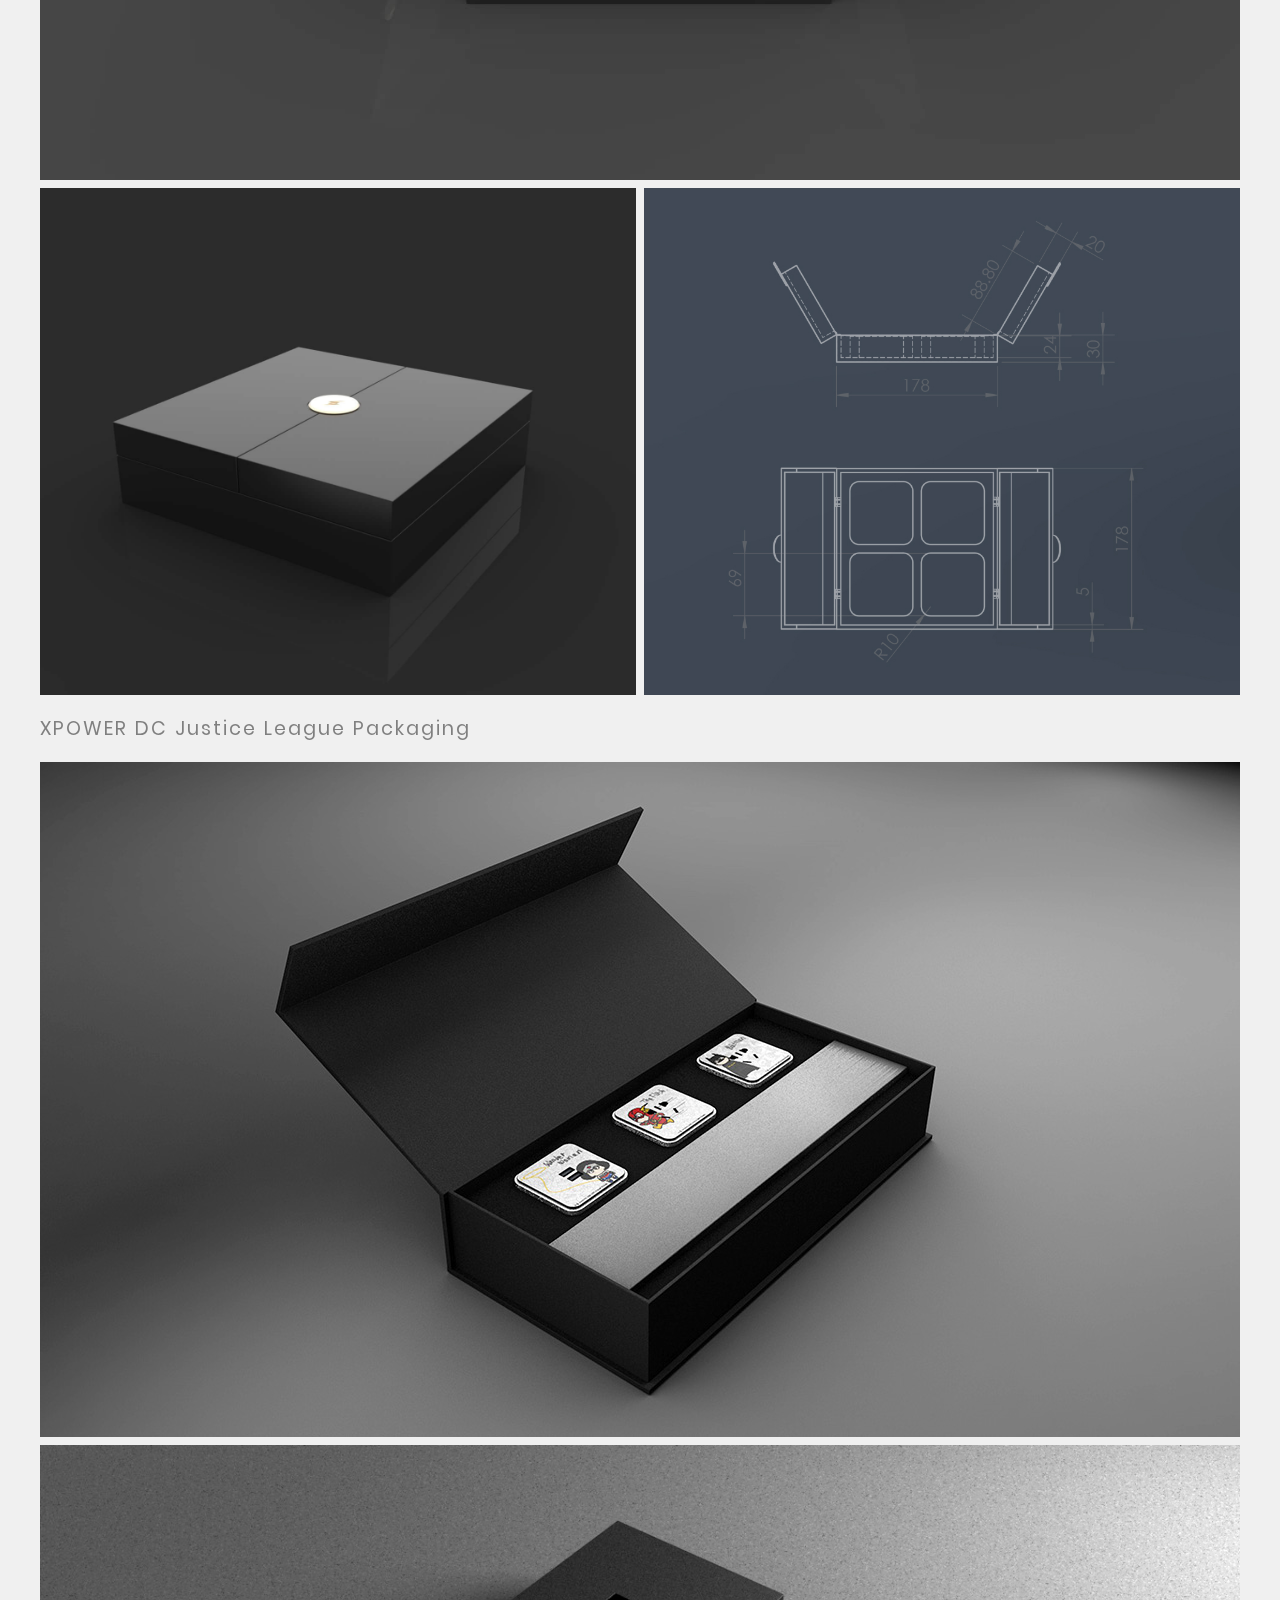
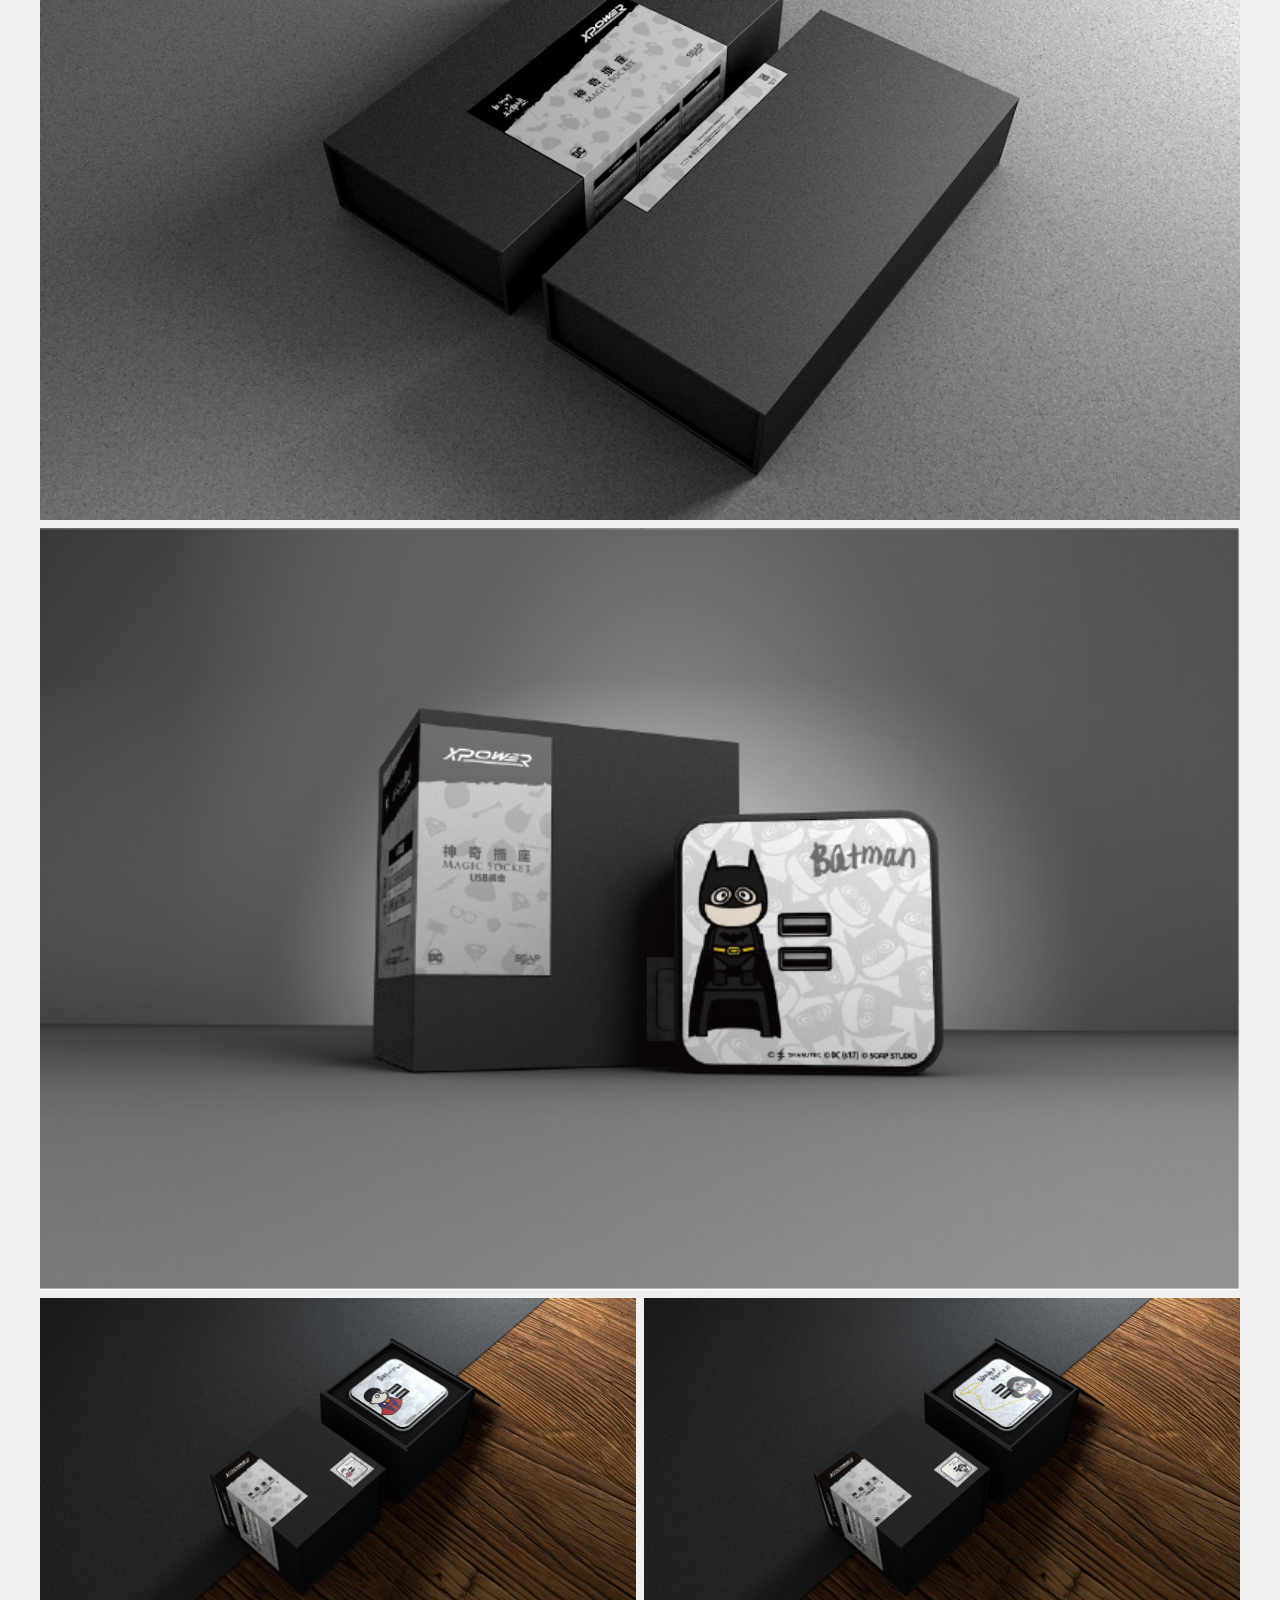
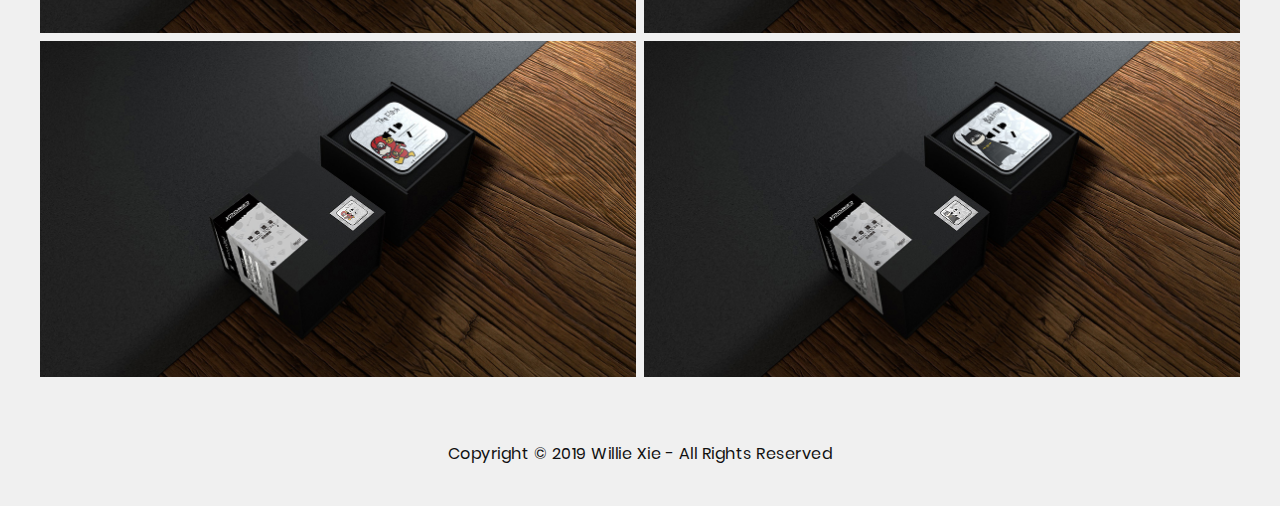
<file: packaging.html>
<!DOCTYPE html>
<html lang="en">

<head>
    <meta charset="utf-8">
    <meta name="viewport" content="width=device-width, initial-scale=1">
    <meta name="keywords" content="Willie Xie Design Portfolio">
    <meta name="description" content="Willie Xie Design Portfolio">
    <title>WX</title>
    <link rel="icon" href="img/thmb.png">
    <!-- CSS FILES -->
    <link rel="stylesheet" type="text/css" href="css/fullpage.css">
    <link rel="stylesheet" type="text/css" href="css/style.css">
     <link rel="stylesheet" type="text/css" href="css/uikit.css">
<!-- Global site tag (gtag.js) - Google Analytics -->
<script async src="https://www.googletagmanager.com/gtag/js?id=UA-144193144-1"></script>
<script>
  window.dataLayer = window.dataLayer || [];
  function gtag(){dataLayer.push(arguments);}
  gtag('js', new Date());

  gtag('config', 'UA-144193144-1');
</script>
</head>

<body>
<div id="navbar"class="navbar">
<a href="/"><div class="logo1" style="letter-spacing: 1px; font-size: 1.2em;">&#60; BACK</div></a>
<input id="burger" type="checkbox" />

<label for="burger">
    <span></span>
    <span></span>
    <span></span>
</label>

<nav>    
  <ul>
    <li><a href="/" class="checked">TANGIBLE</a></li>
    <li><a href="/digital">DIGITAL</a></li>
    <li><a href="/about" style="padding-bottom: 30%;">ABOUT</a></li>
    <a href="tel:+8613122324885"><img src="img/Asset%202.svg" style="height: 20px"></a>
      <a href="mailto:xie.willie@gmail.com"><img src="img/Asset%201.svg" style="height: 20px"></a>
      <a href="https://www.linkedin.com/in/williexie"><img src="img/Asset%203.svg" style="height: 20px"></a>
  </ul>
</nav>
 


<div class="topnav">
  <a class="active" href="\">TANGIBLE</a>
  <a href="\digital">DIGITAL</a>
  <a href="\about">ABOUT</a>
  
</div></div>
<div style="width: 100%; position: relative">
<img class="headerimg" src="img/5_6.png">
<div style="color: #fff; max-width: 1200px; width: 100%; position: absolute; display: block; bottom: 0%;left: 50%;transform: translate(-50%, -50%); margin: 0 auto;padding-left: 1em">
    <div style=" padding-left: 2em;">
    <h9>PRODUCT PACKAGING</h9>
        <h10>Packaging Design and Production for Shanutec, Drift etc.</h10>

    </div>
    </div>
</div>
<div style="background-color: rgb(240,240,240)">
 <div style="max-width: 1200px; margin: 0 auto; padding: 1em 1em">
     <div><h3 style="color: #111; font-weight: 500">DRIFT Stealth II Packaging</h3></div>
  <img class="contentimg" src="img/packaging/IMG_4427.jpg">
     <img class="contentimg" src="img/packaging/Desktop%202.12.jpg">
<div><h3 style="color: #111; font-weight: 500">XPOWER Desk Station Packaging</h3></div>
     <img class="contentimg" src="img/packaging/PK3.jpg">
     <img class="contentimg" src="img/packaging/PK2.jpg">
     <img class="contentimg" src="img/packaging/Desktop%202.34.jpg">
     <div><h3 style="color: #111; font-weight: 500">XPOWER 4 Moudule-Pack Gift Box</h3></div>
     <img class="contentimg" src="img/Xpower_Mooncake3.jpg">
<ul class="cgrid">
<li style="grid-column: span 1; grid-row: span 1;"><img src="img/Xpower_Mooncake2.jpg"></li>
<li style="grid-column: span 1; grid-row: span 1;">
     <img src="img/packaging/Group.jpg"></li>
</ul>
     <div><h3 style="color: #111; font-weight: 500">XPOWER DC Justice League Packaging</h3></div>
     
     <img class="contentimg" src="img/packaging/23.jpg">
  <img class="contentimg" src="img/packaging/light%20box.jpg">
     <img class="contentimg" src="img/packaging/batsingle.jpg">
<ul class="cgrid">
<li style="grid-column: span 1; grid-row: span 1;"><img src="img/packaging/USB1.jpg"></li>
<li style="grid-column: span 1; grid-row: span 1;">
     <img src="img/packaging/USB2.jpg"></li>

</ul>
     <ul class="cgrid">
<li style="grid-column: span 1; grid-row: span 1;"><img src="img/packaging/flash1.jpg"></li>
<li style="grid-column: span 1; grid-row: span 1;">
     <img src="img/packaging/bat2.jpg"></li>
</ul>
<div>
     
     
     </div>

</div></div>
    <footer style="background-color: rgb(240,240,240); text-align: center; padding: 40px">
    <h2 style="max-width: 1200px; margin: 0 auto; color: #111">Copyright © 2019 Willie Xie - All Rights Reserved</h2>
    </footer>




    <script>
    window.onscroll = () => {
  const nav = document.querySelector('#navbar');
  if(this.scrollY <= 10) nav.className = 'navbar'; else nav.className = 'scroll';
};
    </script>
    <script>
    sessionStorage.setItem('state', 'section6');
    </script>
    <script src="js/uikit.min.js"></script>
    <script src="js/uikit-icons.min.js"></script>
</body>

</html>
</file>
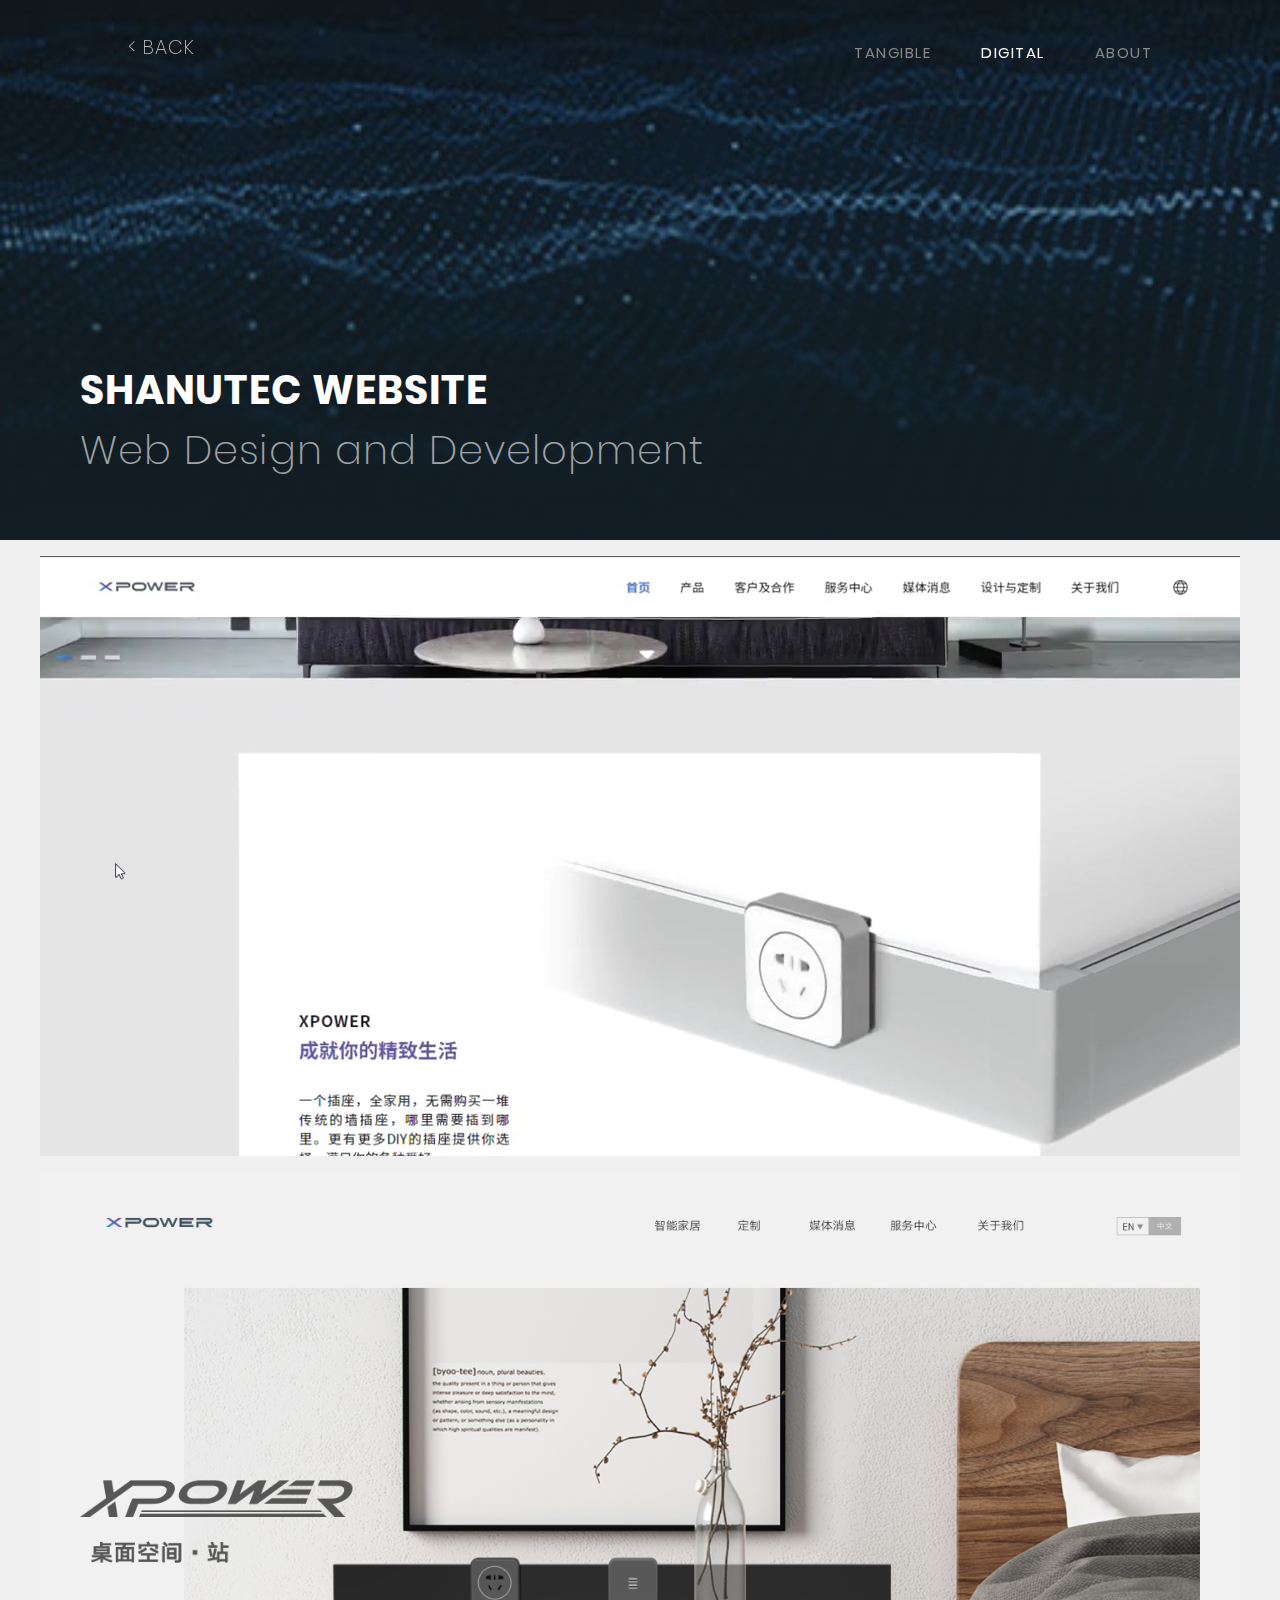
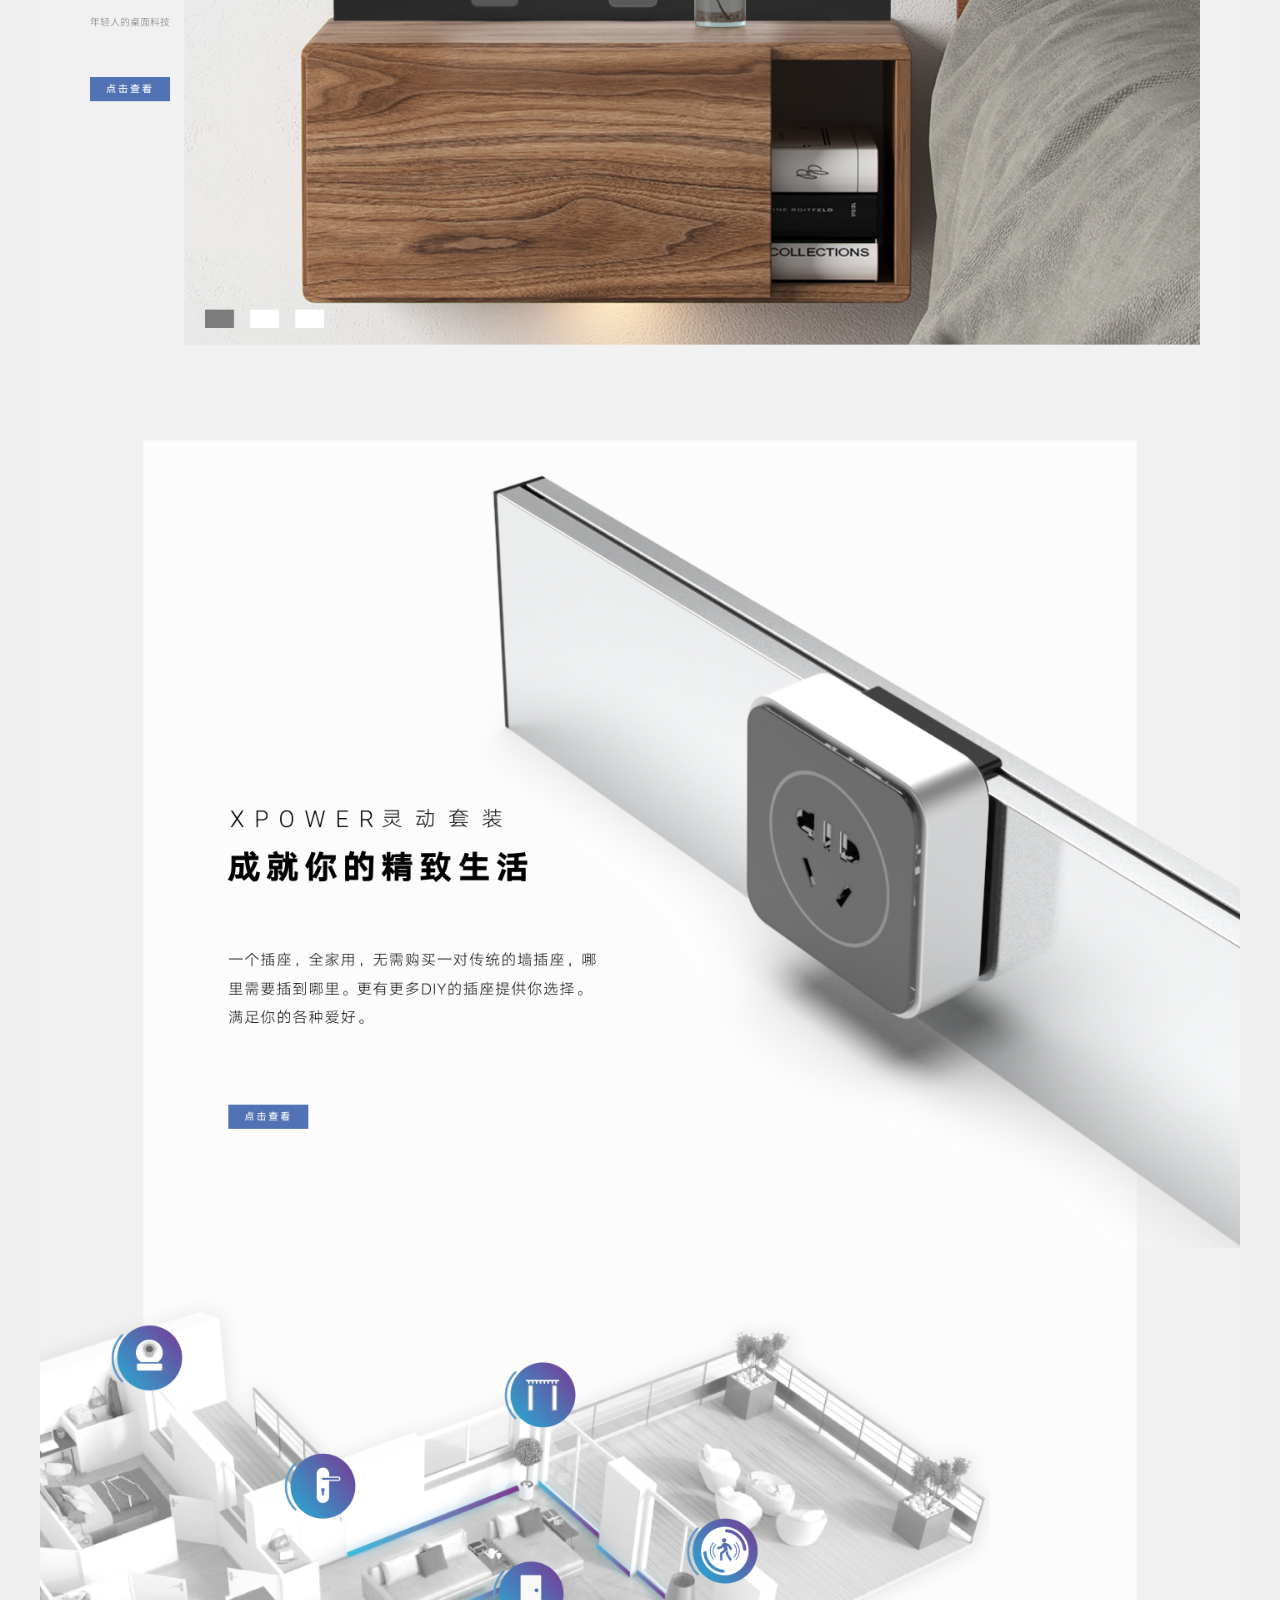
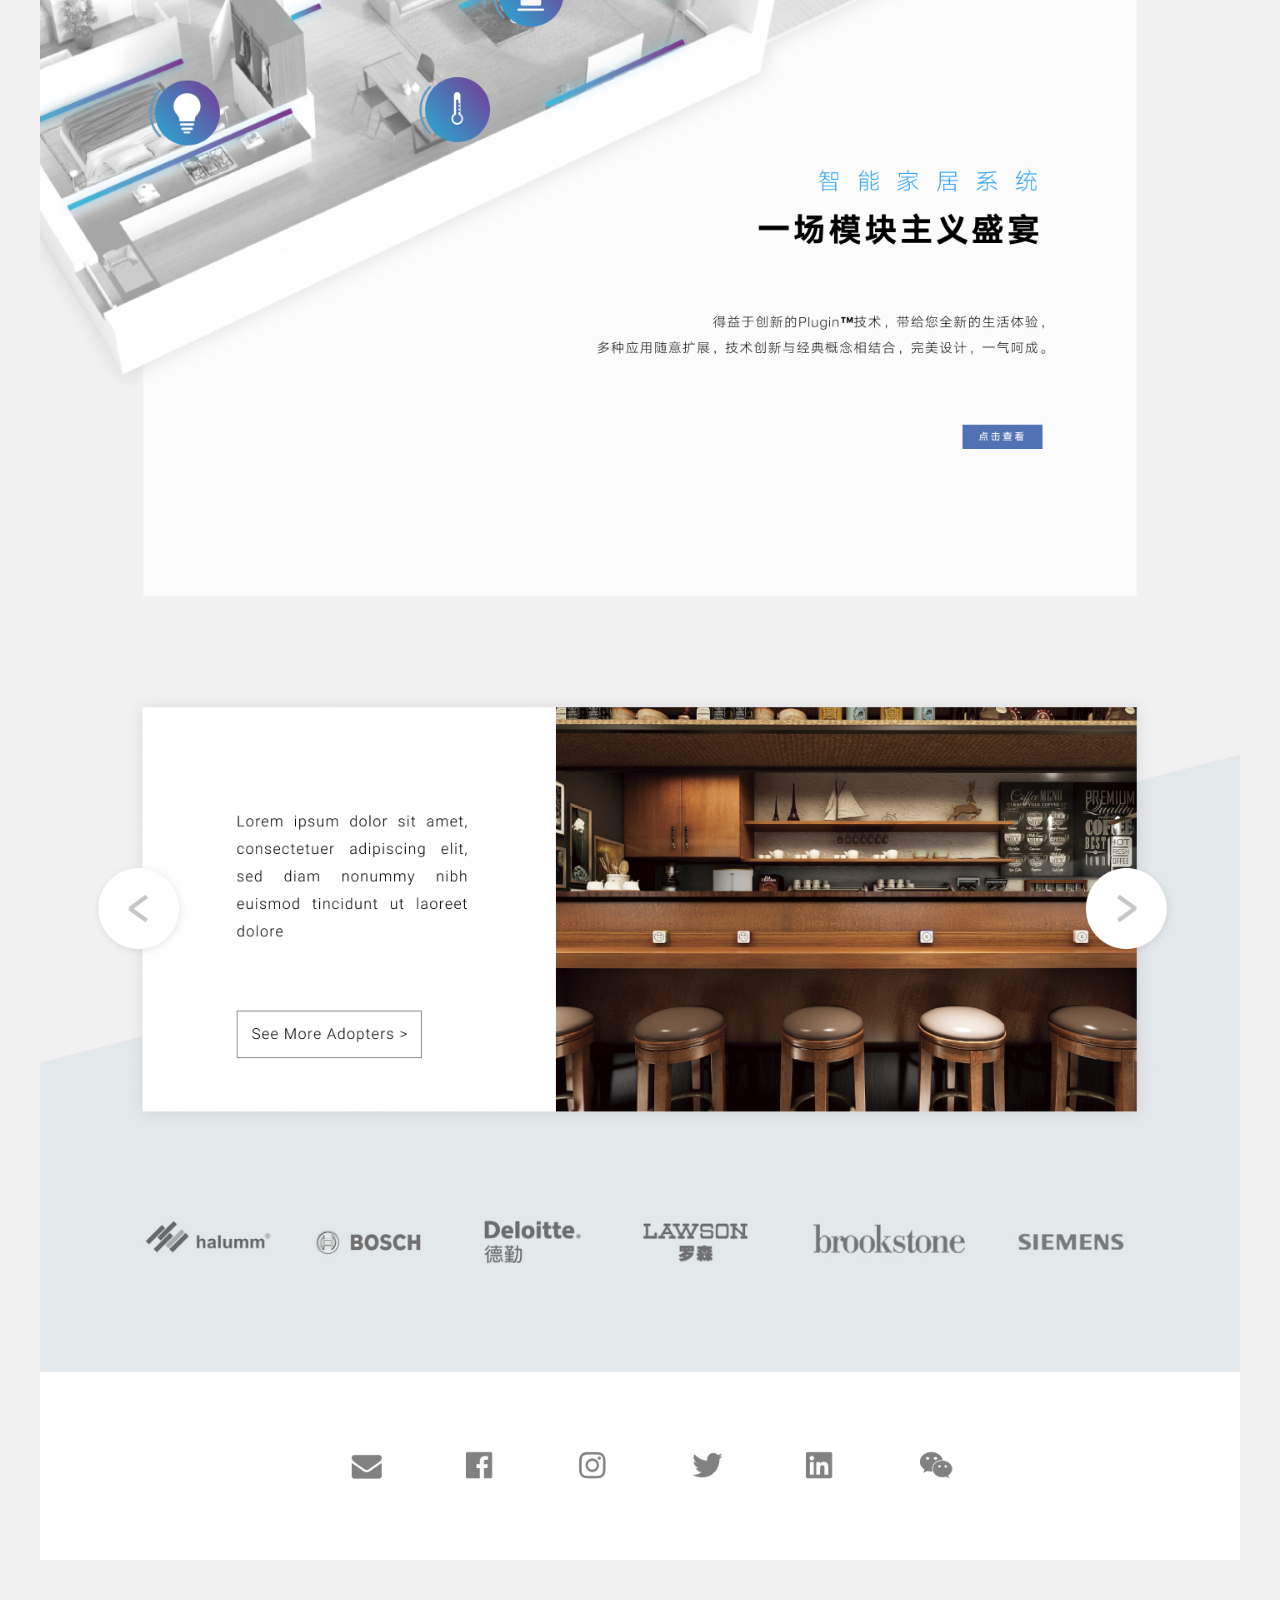
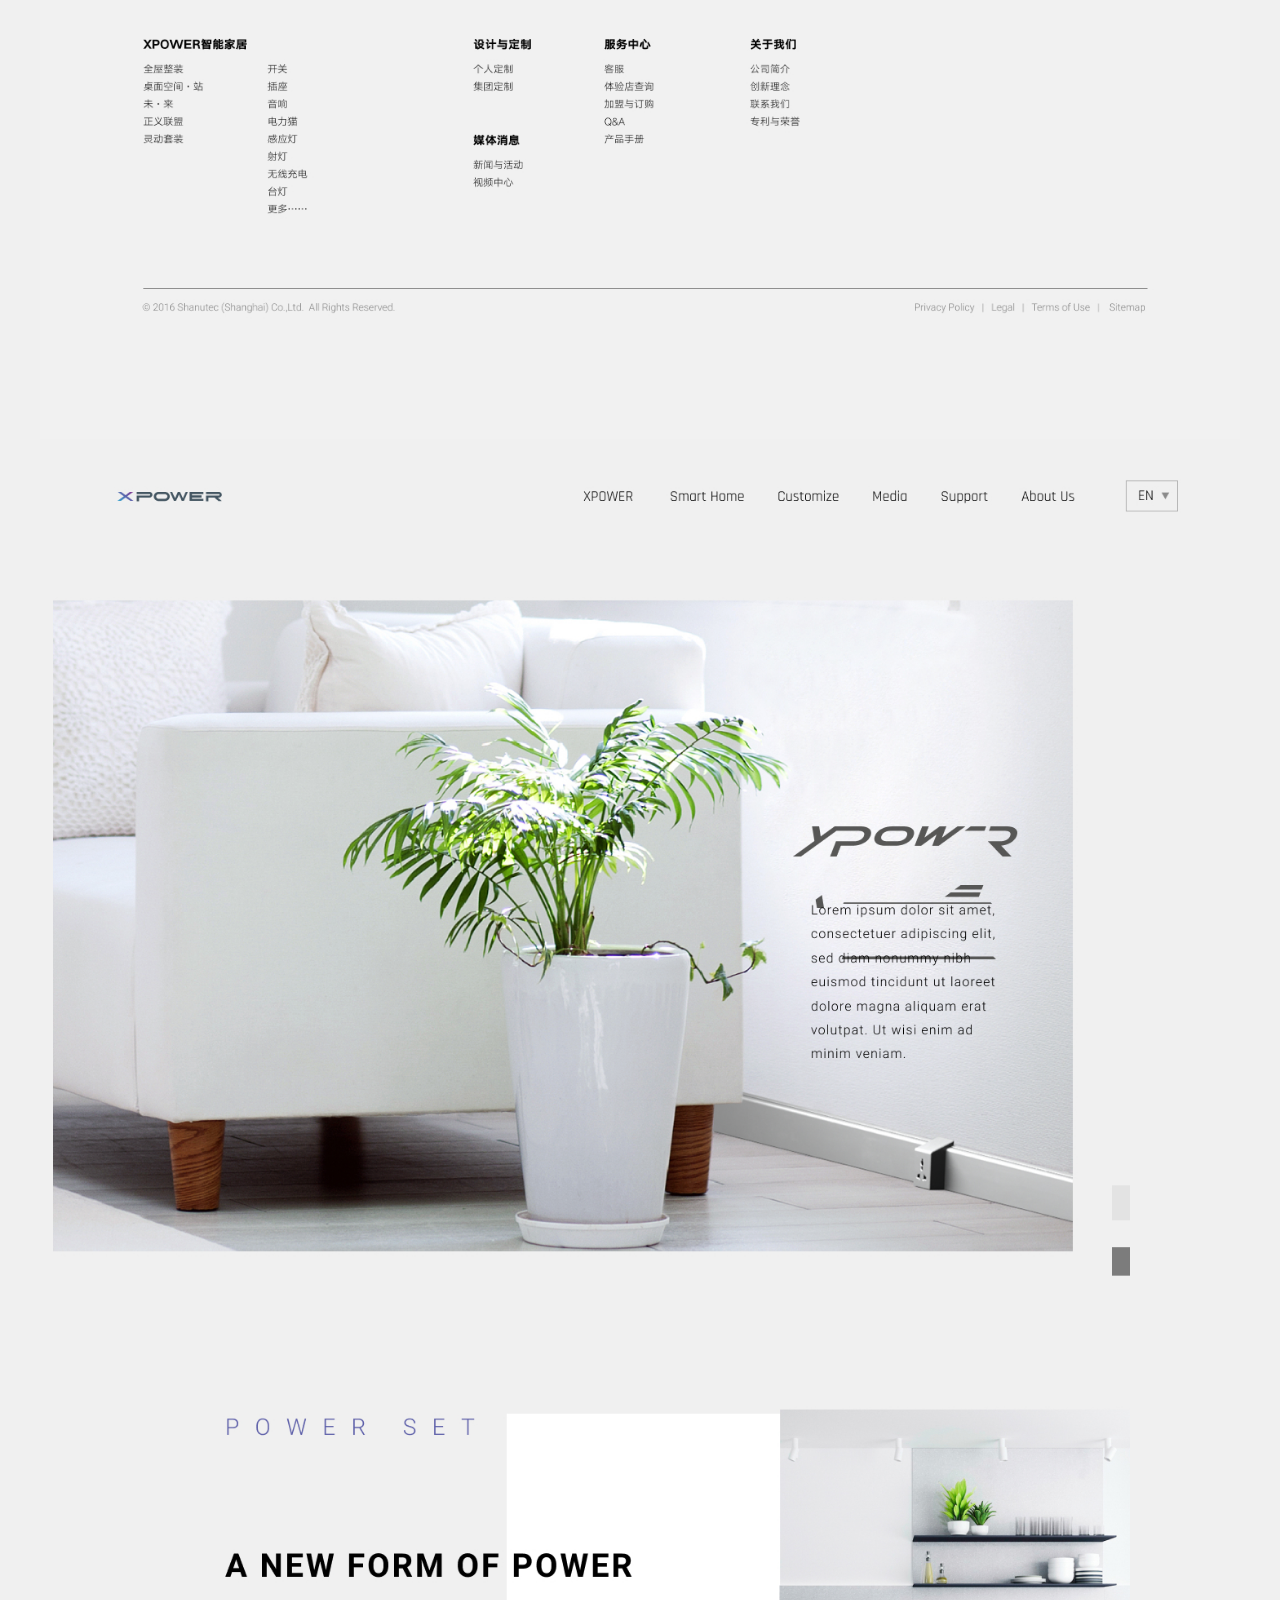
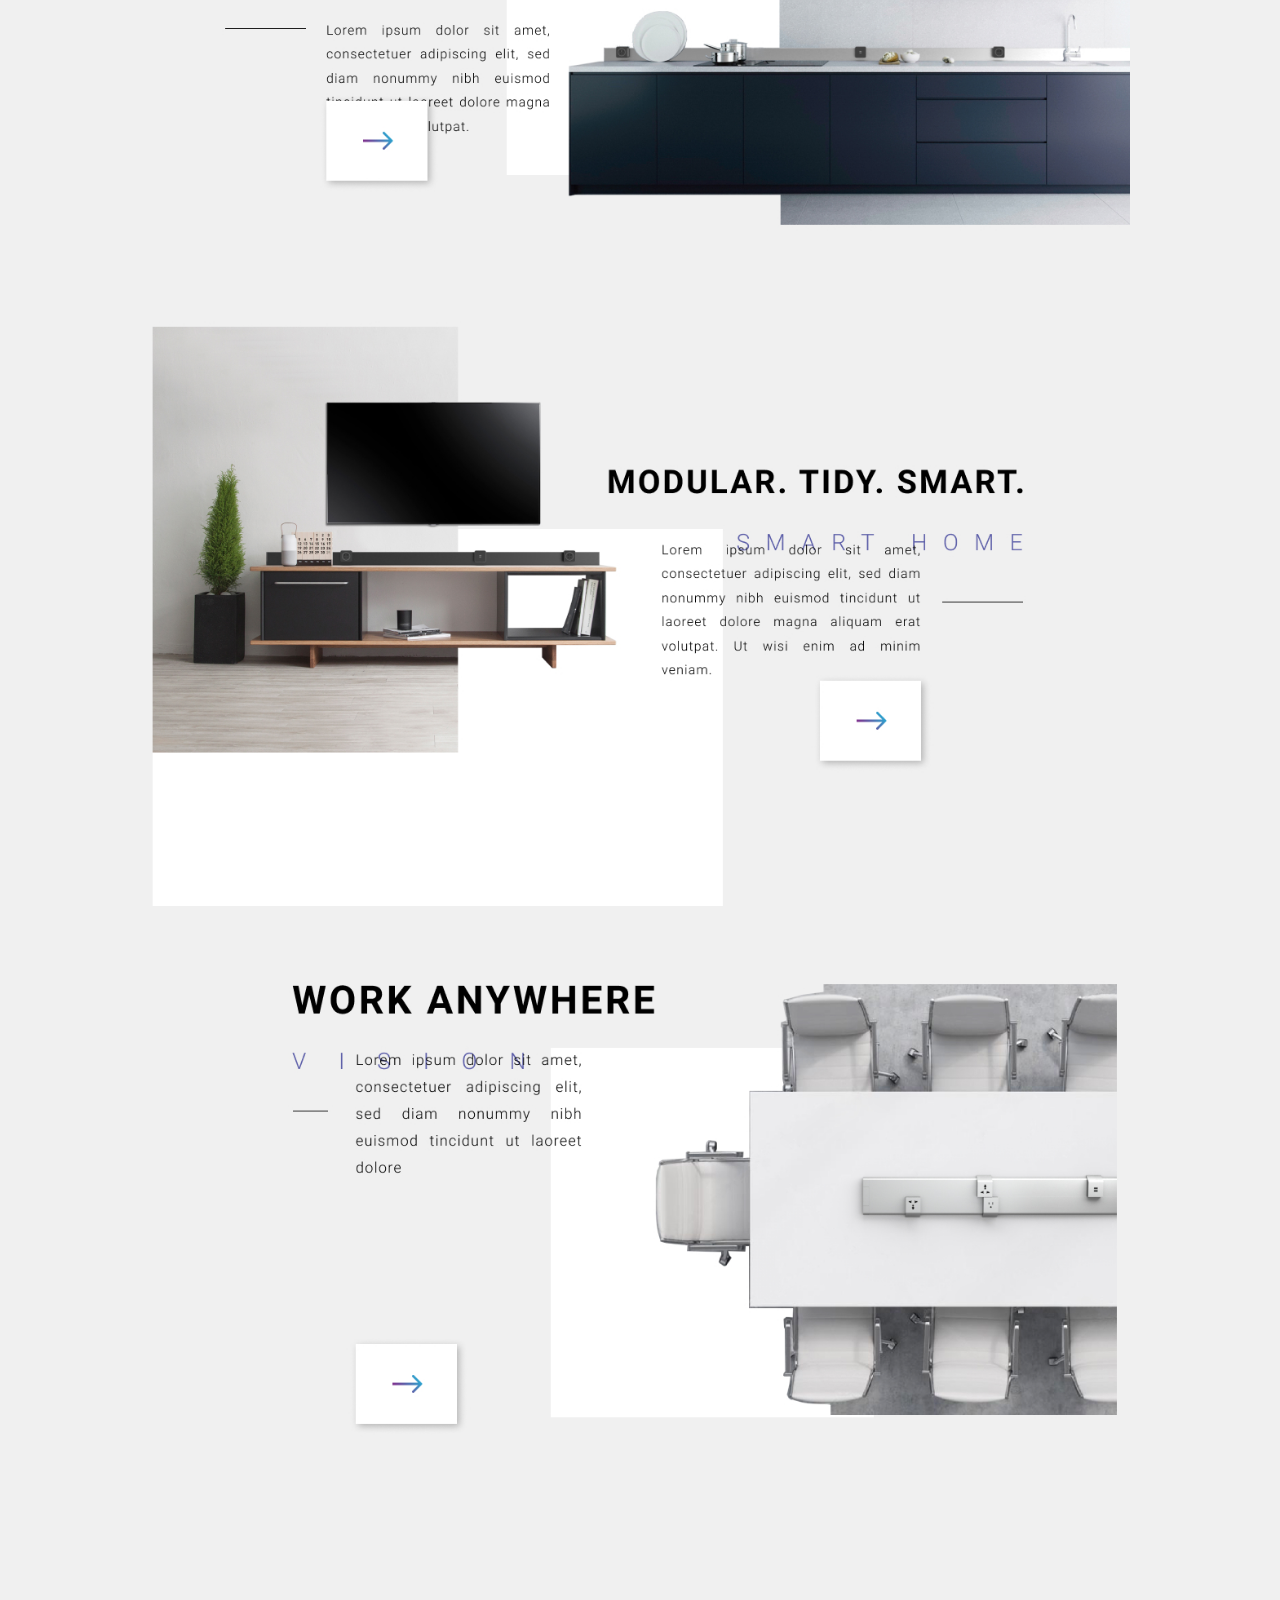
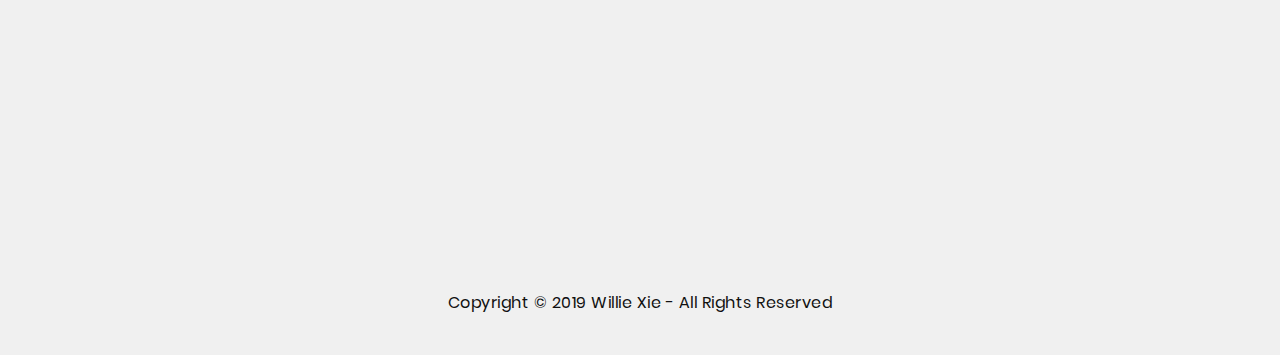
<file: shanutecweb.html>
<!DOCTYPE html>
<html lang="en">

<head>
    <meta charset="utf-8">
    <meta name="viewport" content="width=device-width, initial-scale=1">
    <meta name="keywords" content="Willie Xie Design Portfolio">
    <meta name="description" content="Willie Xie Design Portfolio">
    <title>Willie Xie - SHANUTEC</title>
    <link rel="icon" href="img/thmb.png">
    <!-- CSS FILES -->
    <link rel="stylesheet" type="text/css" href="css/fullpage.css">
    <link rel="stylesheet" type="text/css" href="css/style.css">
     <link rel="stylesheet" type="text/css" href="css/uikit.css">
<!-- Global site tag (gtag.js) - Google Analytics -->
<script async src="https://www.googletagmanager.com/gtag/js?id=UA-144193144-1"></script>
<script>
  window.dataLayer = window.dataLayer || [];
  function gtag(){dataLayer.push(arguments);}
  gtag('js', new Date());

  gtag('config', 'UA-144193144-1');
</script>
</head>

<body>
<div id="navbar"class="navbar">
<a href="/digital"><div class="logo1" style="letter-spacing: 1px; font-size: 1.2em;">&#60; BACK</div></a>
<input id="burger" type="checkbox" />

<label for="burger">
    <span></span>
    <span></span>
    <span></span>
</label>

<nav>    
  <ul>
    <li><a href="/" class="checked">TANGIBLE</a></li>
    <li><a href="/digital">DIGITAL</a></li>
    <li><a href="/about" style="padding-bottom: 30%;">ABOUT</a></li>
    <a href="tel:+8613122324885"><img src="img/Asset%202.svg" style="height: 20px"></a>
      <a href="mailto:xie.willie@gmail.com"><img src="img/Asset%201.svg" style="height: 20px"></a>
      <a href="https://www.linkedin.com/in/williexie"><img src="img/Asset%203.svg" style="height: 20px"></a>
  </ul>
</nav>
 


<div class="topnav">
  <a  href="\">TANGIBLE</a>
  <a class="active" href="\digital">DIGITAL</a>
  <a href="\about">ABOUT</a>
  
</div></div>
<div style="width: 100%; position: relative">
<img class="headerimg" src="img/light2.jpg">
<div style="color: #fff; max-width: 1200px; width: 100%; position: absolute; display: block; bottom: 0%;left: 50%;transform: translate(-50%, -50%); margin: 0 auto;padding-left: 1em">
    <div style=" padding-left: 2em;">
    <h9>SHANUTEC WEBSITE</h9>
        <h10>Web Design and Development</h10>

    </div>
    </div>
</div>
<div style="background-color: rgb(240,240,240)">
 <div style="max-width: 1200px; margin: 0 auto; padding: 1em 1em">
 <video class="vid" loop muted playsinline uk-video="autoplay: inview">
    <source src="img/shanutec/scroll.mp4" type="video/mp4" />
    </video>
  <img class="contentimg" src="img/shanutec/Desktop1.jpg">
<img class="contentimg" src="img/shanutec/Desktop2.jpg">


</div></div>
    <footer style="background-color: rgb(240,240,240); text-align: center; padding: 40px">
    <h2 style="max-width: 1200px; margin: 0 auto; color: #111">Copyright © 2019 Willie Xie - All Rights Reserved</h2>
    </footer>



<script src="js/lottie.js"></script>
    <script>
    lottie.loadAnimation({
  container: document.getElementById('lottie3'), // the dom element that will contain the animation
  renderer: 'svg',
  loop: true,
  autoplay: true,
  path: 'img/em/em3.json' // the path to the animation json
});

    </script>
    <script>
    window.onscroll = () => {
  const nav = document.querySelector('#navbar');
  if(this.scrollY <= 10) nav.className = 'navbar'; else nav.className = 'scroll';
};
    </script>
    <script>
    sessionStorage.setItem('state', 'section2');
    </script>
    <script src="js/uikit.min.js"></script>
    <script src="js/uikit-icons.min.js"></script>
</body>

</html>
</file>
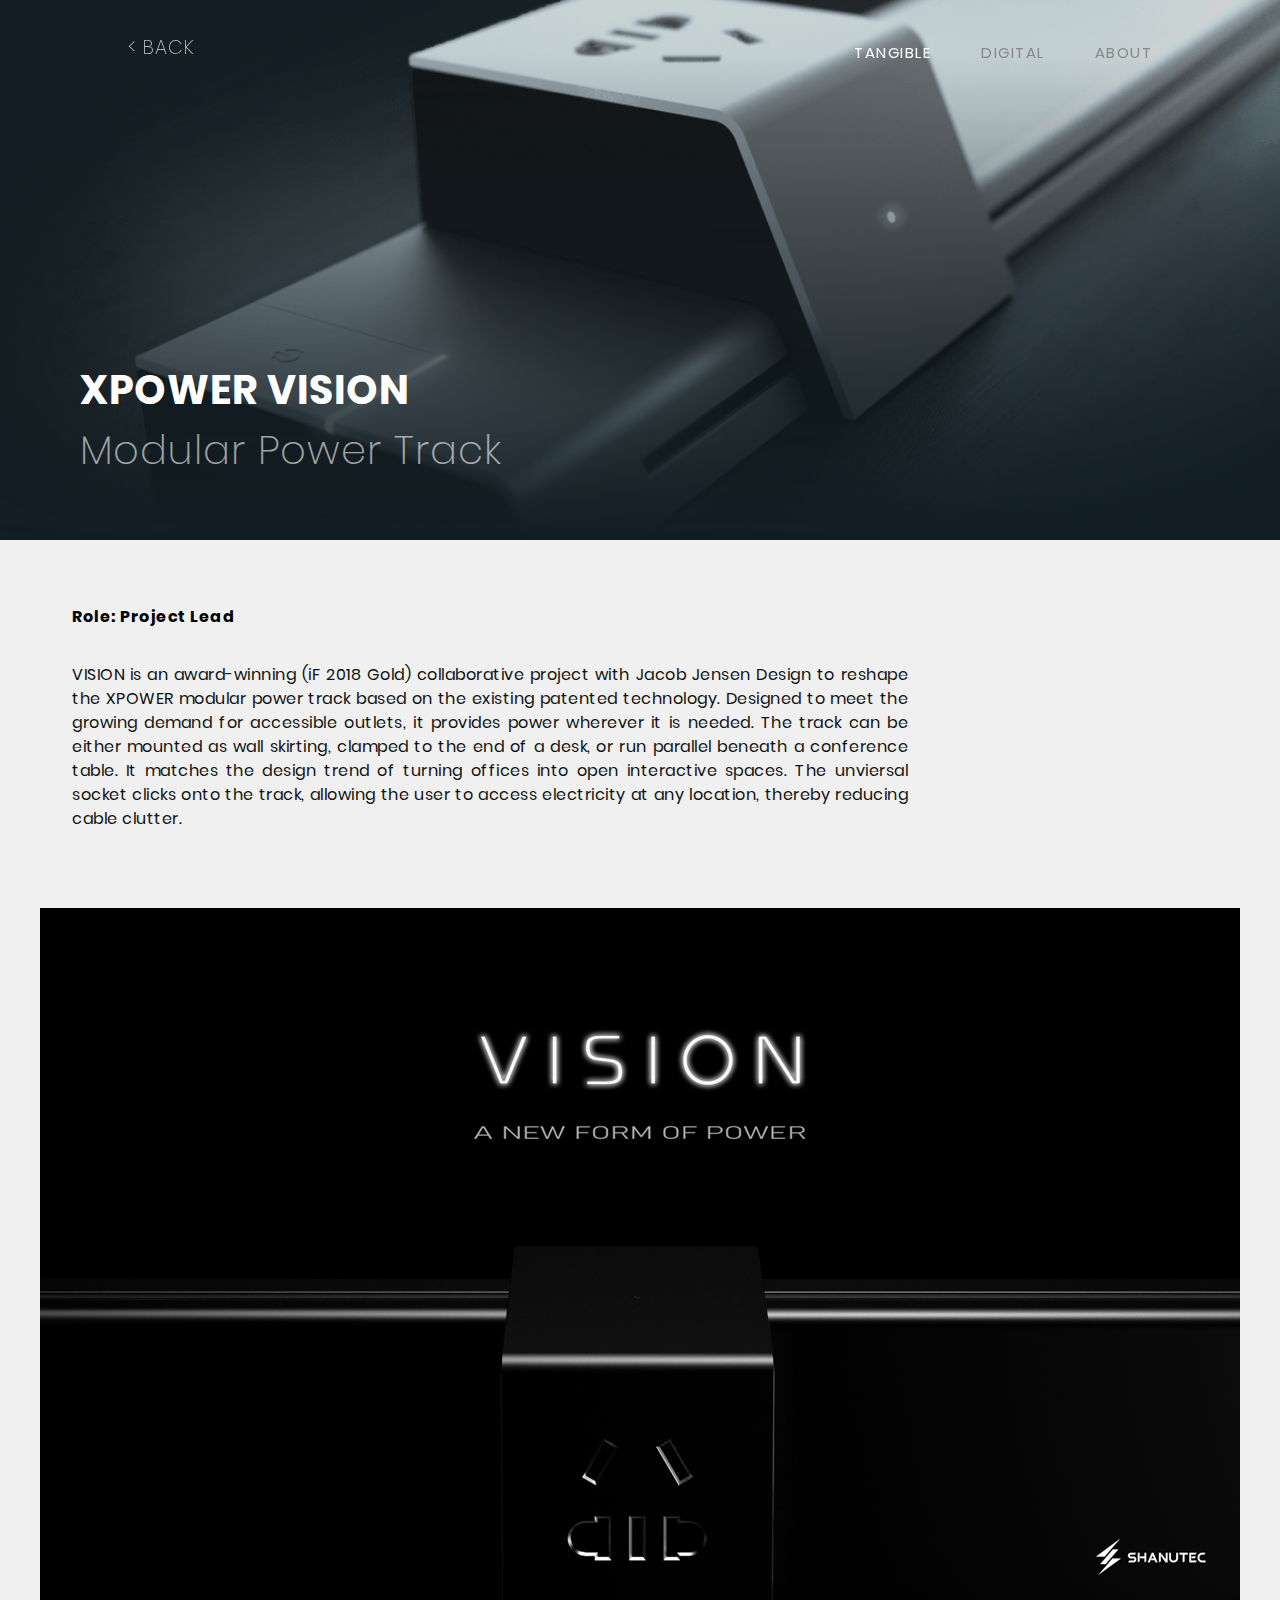
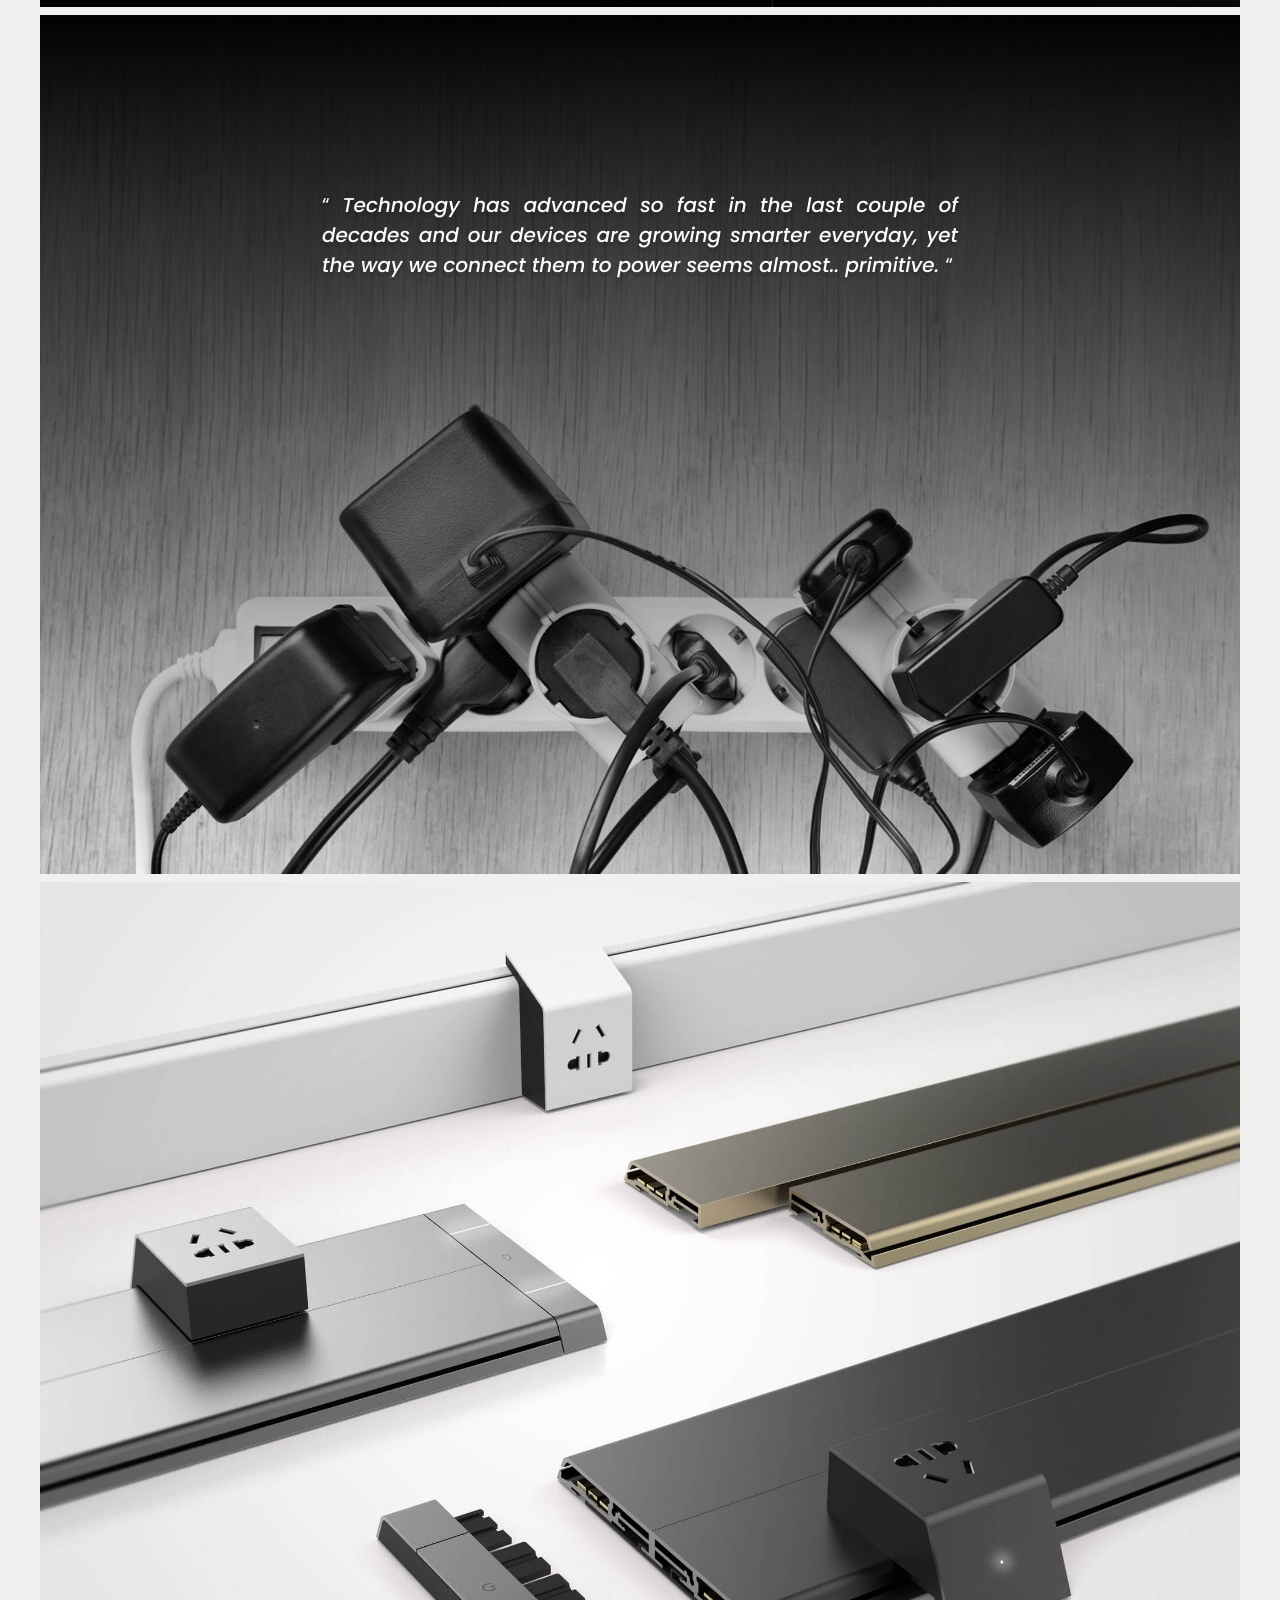
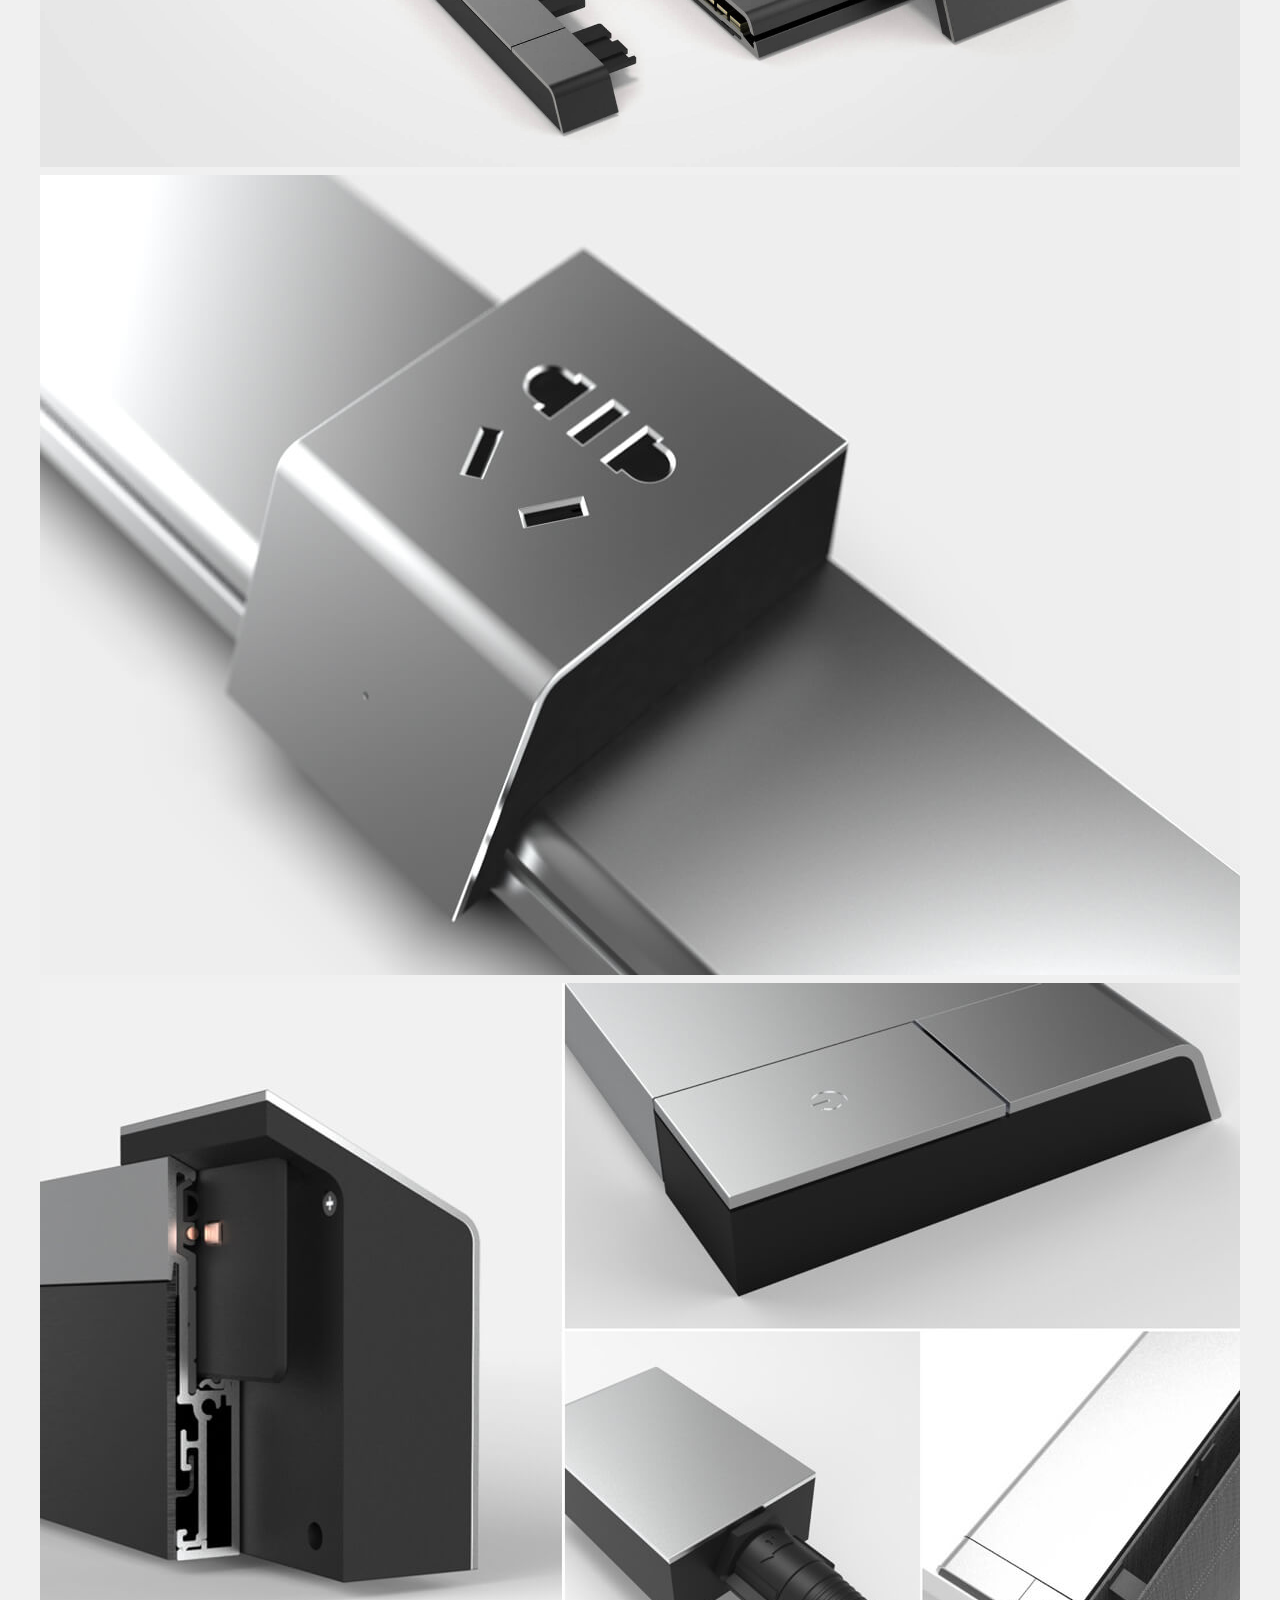
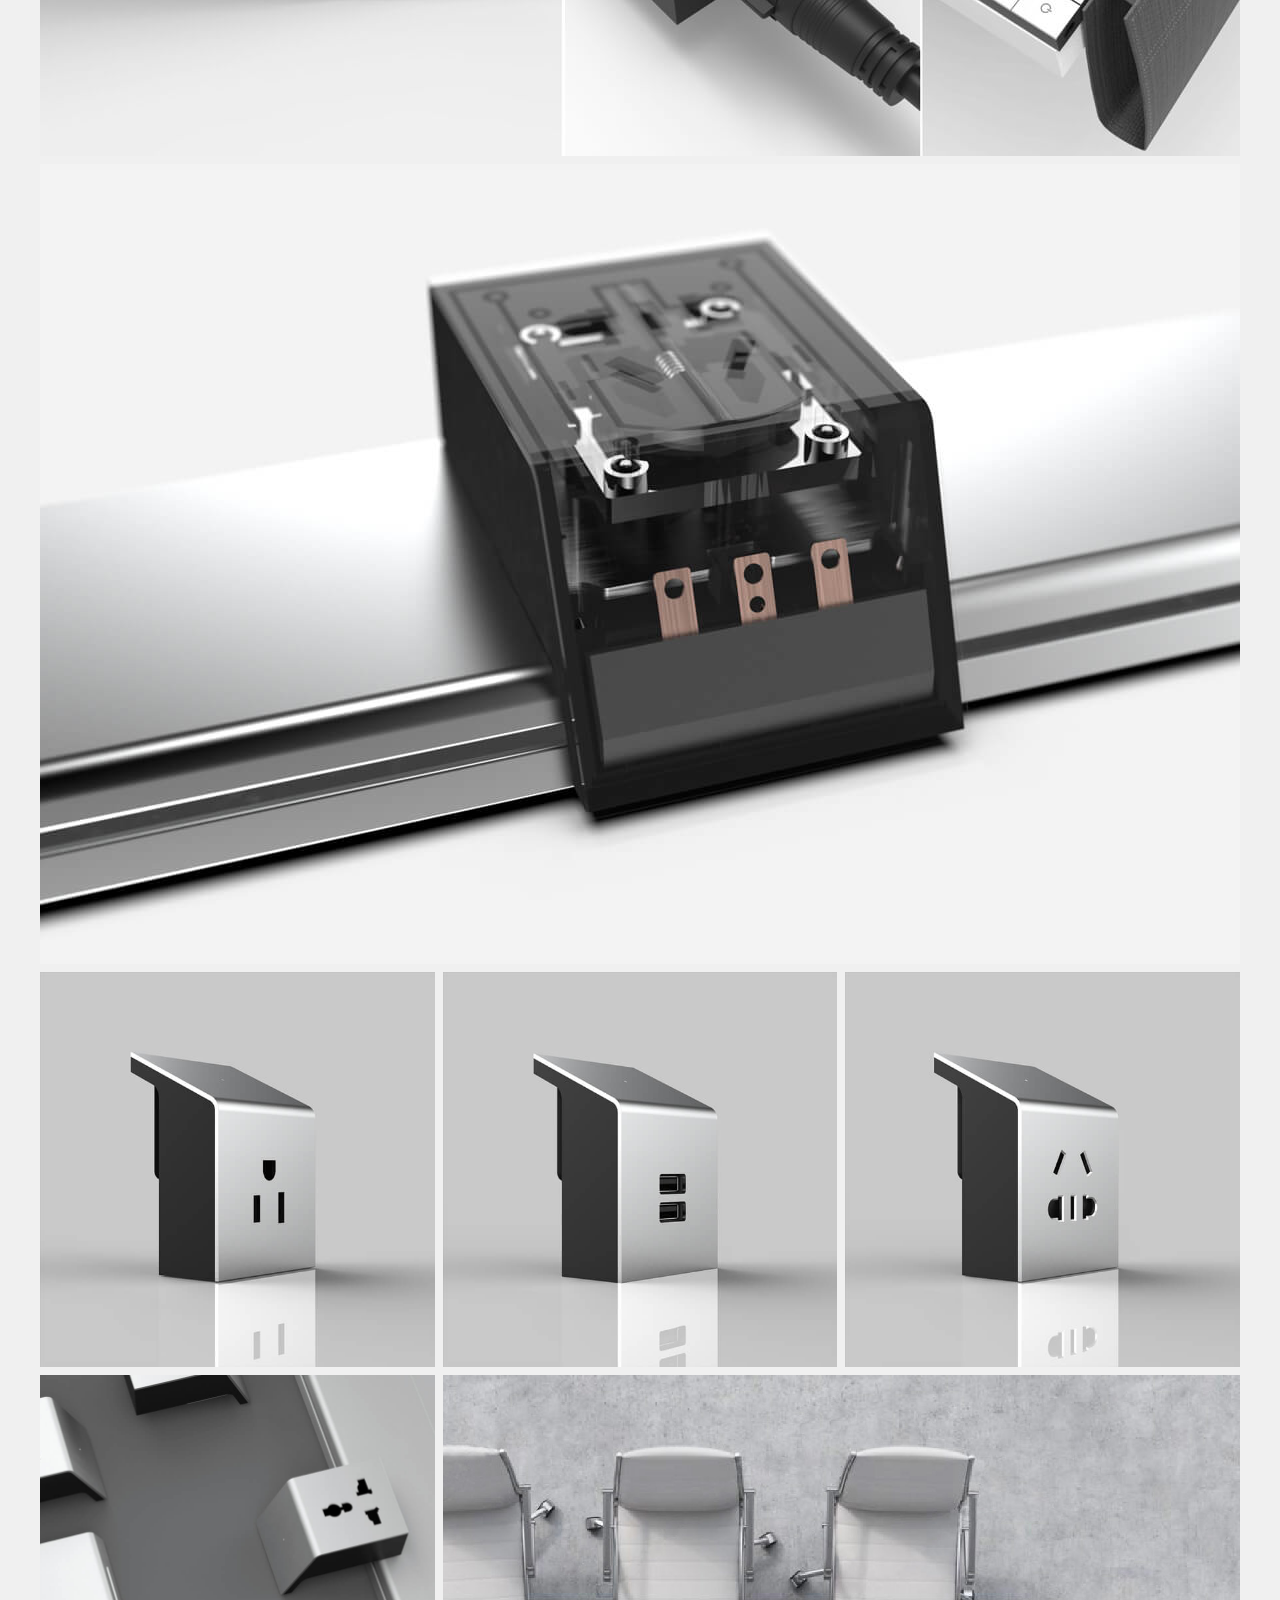
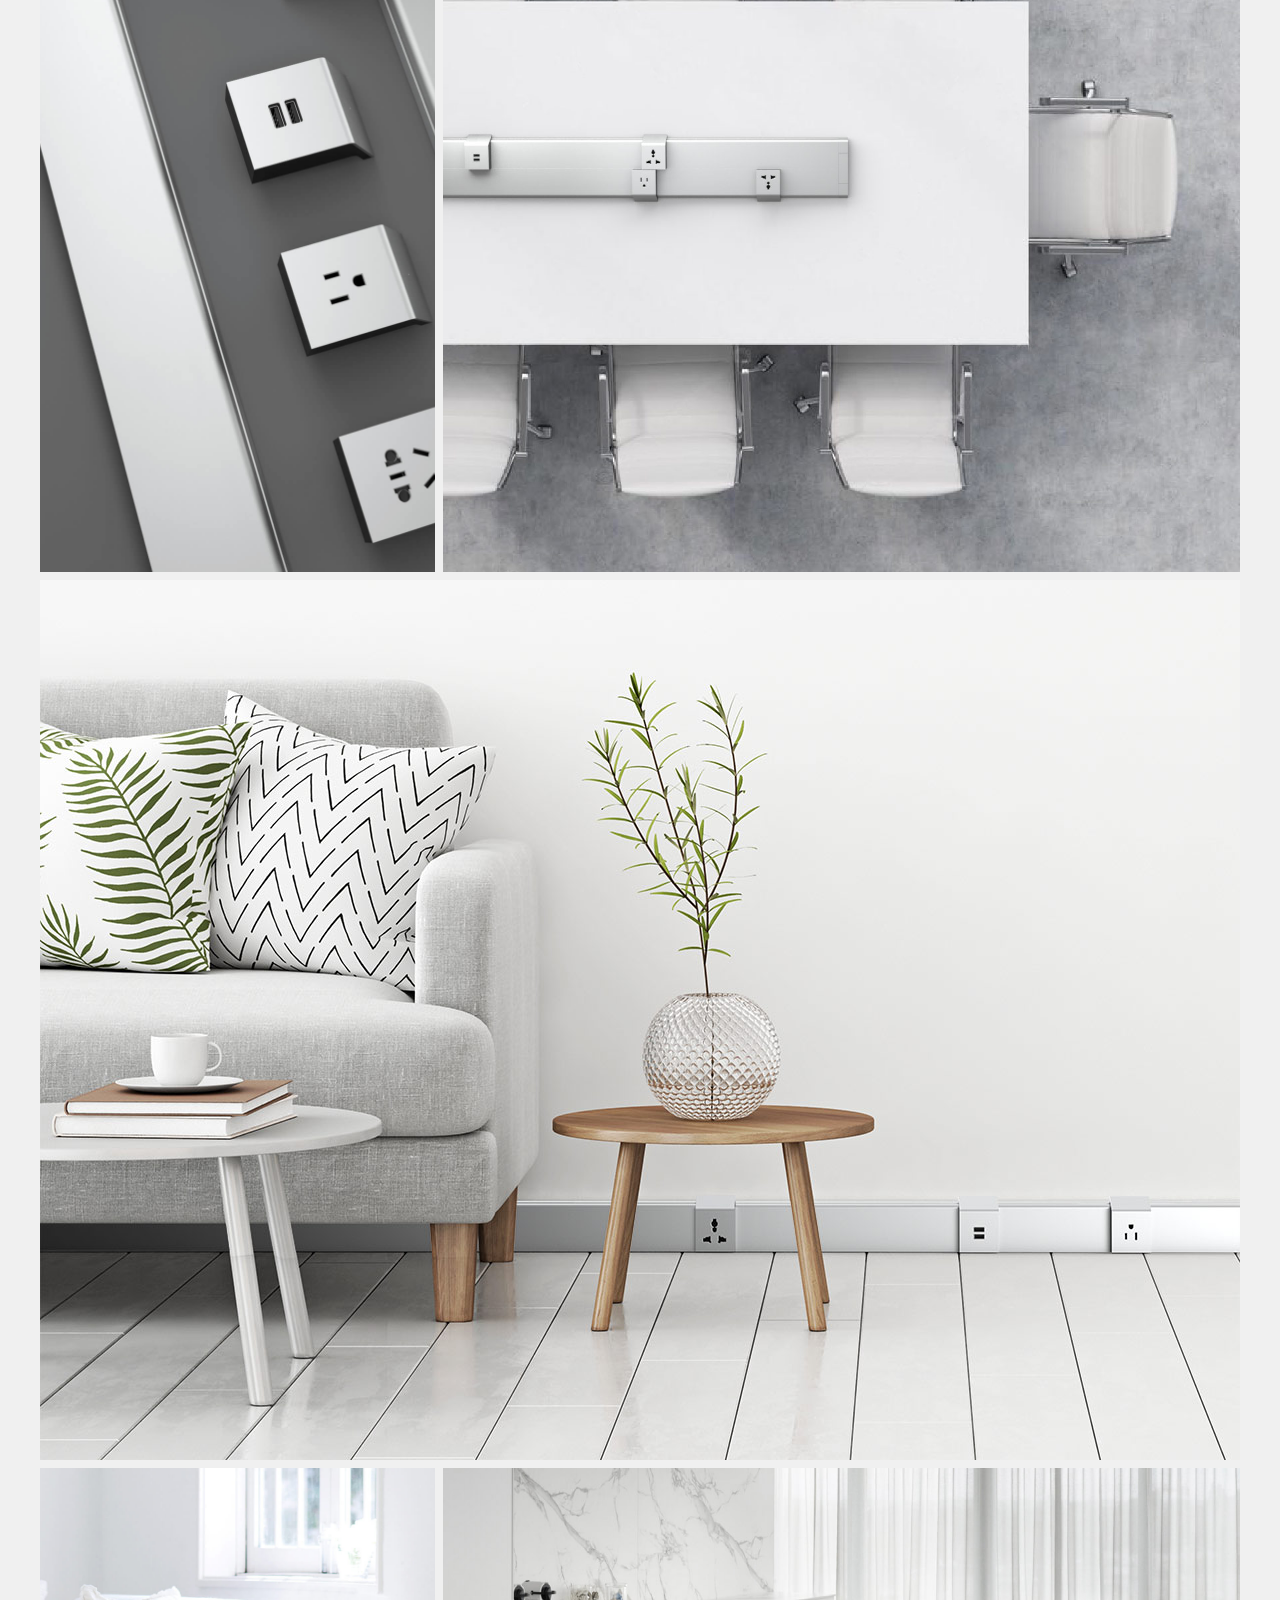
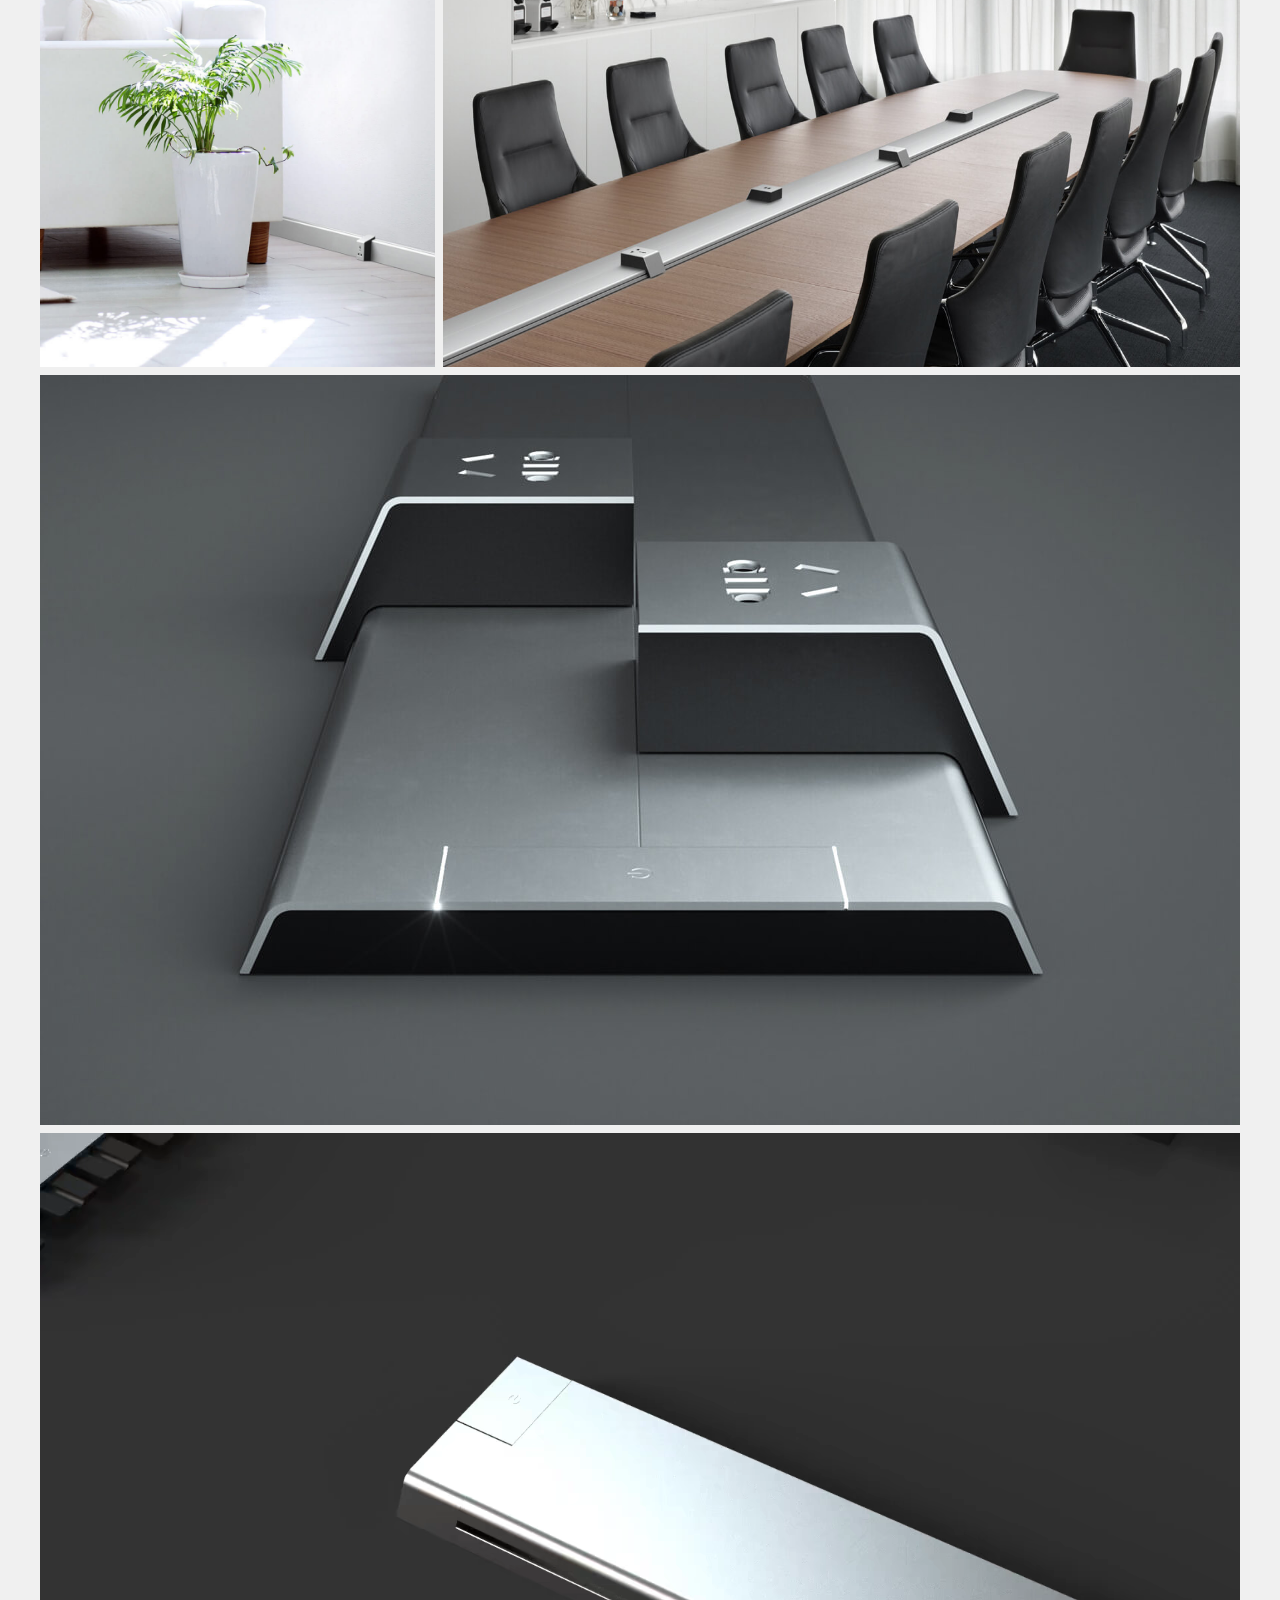
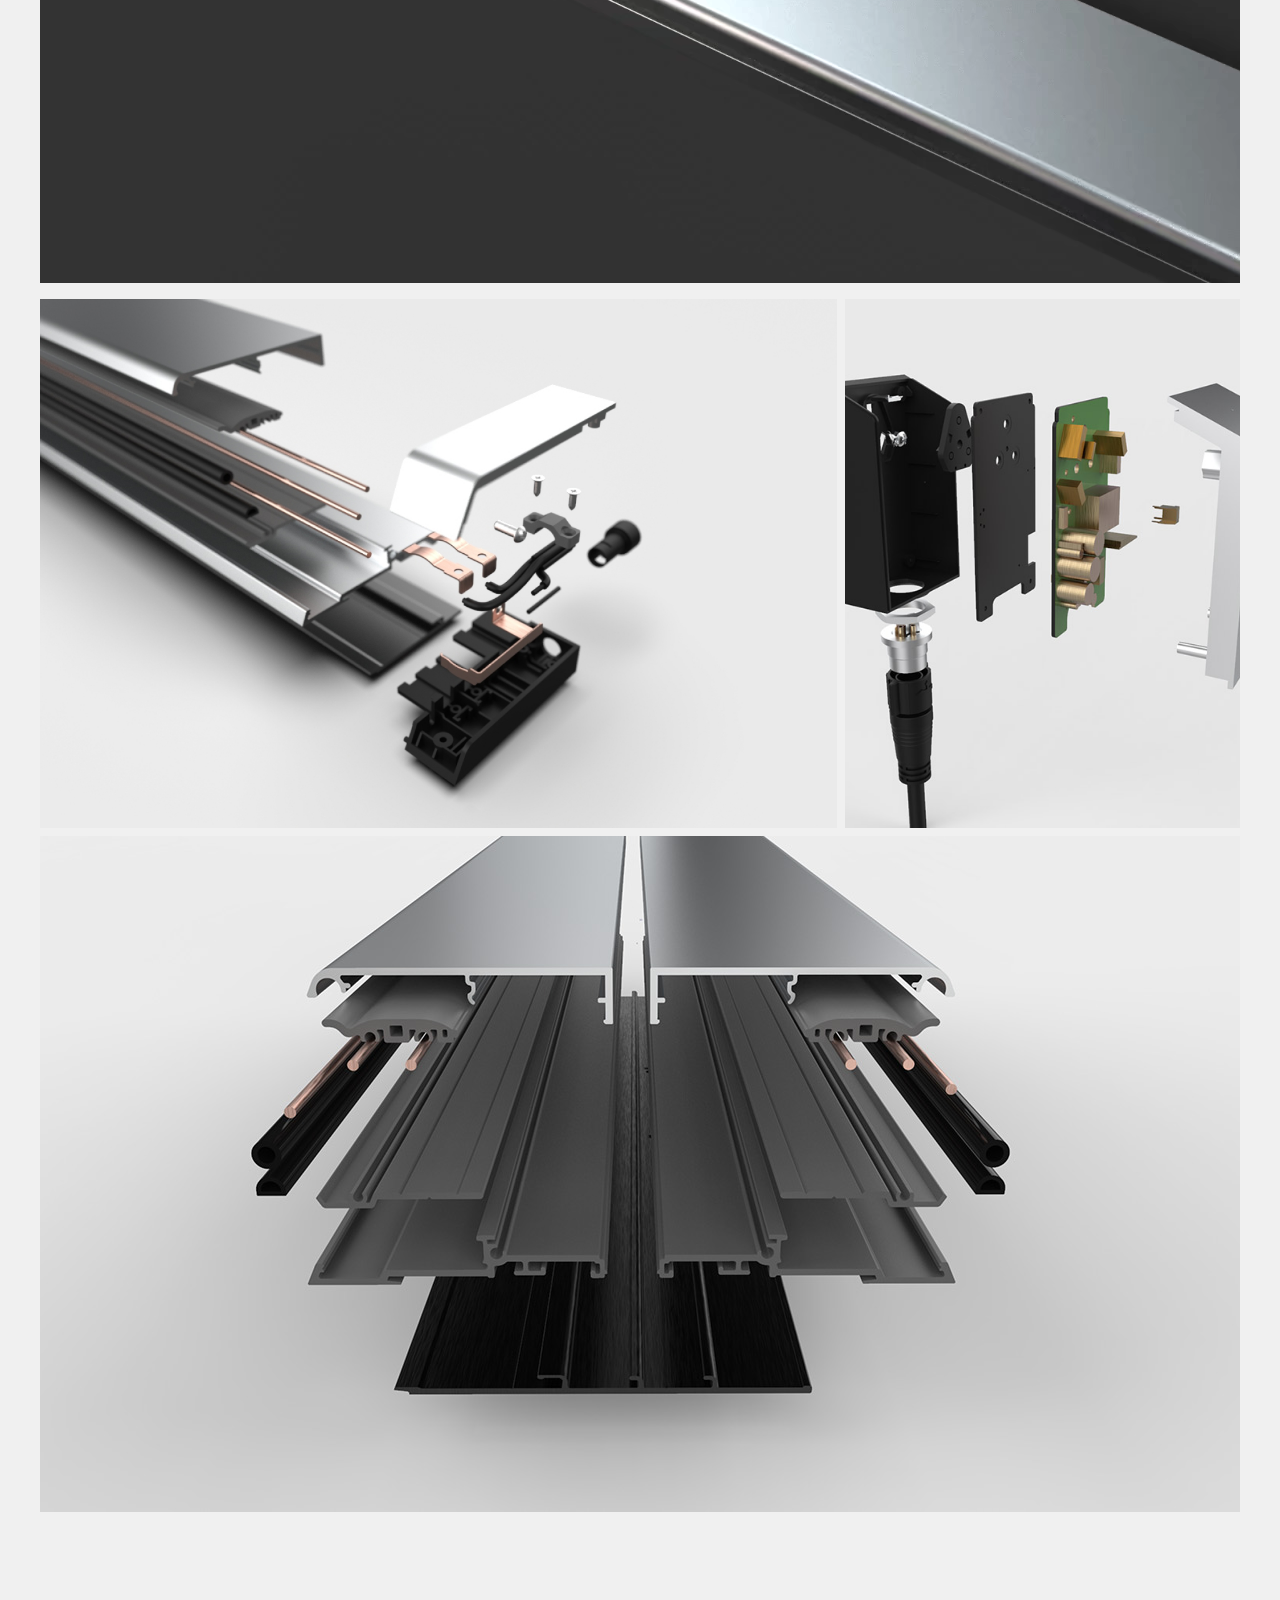
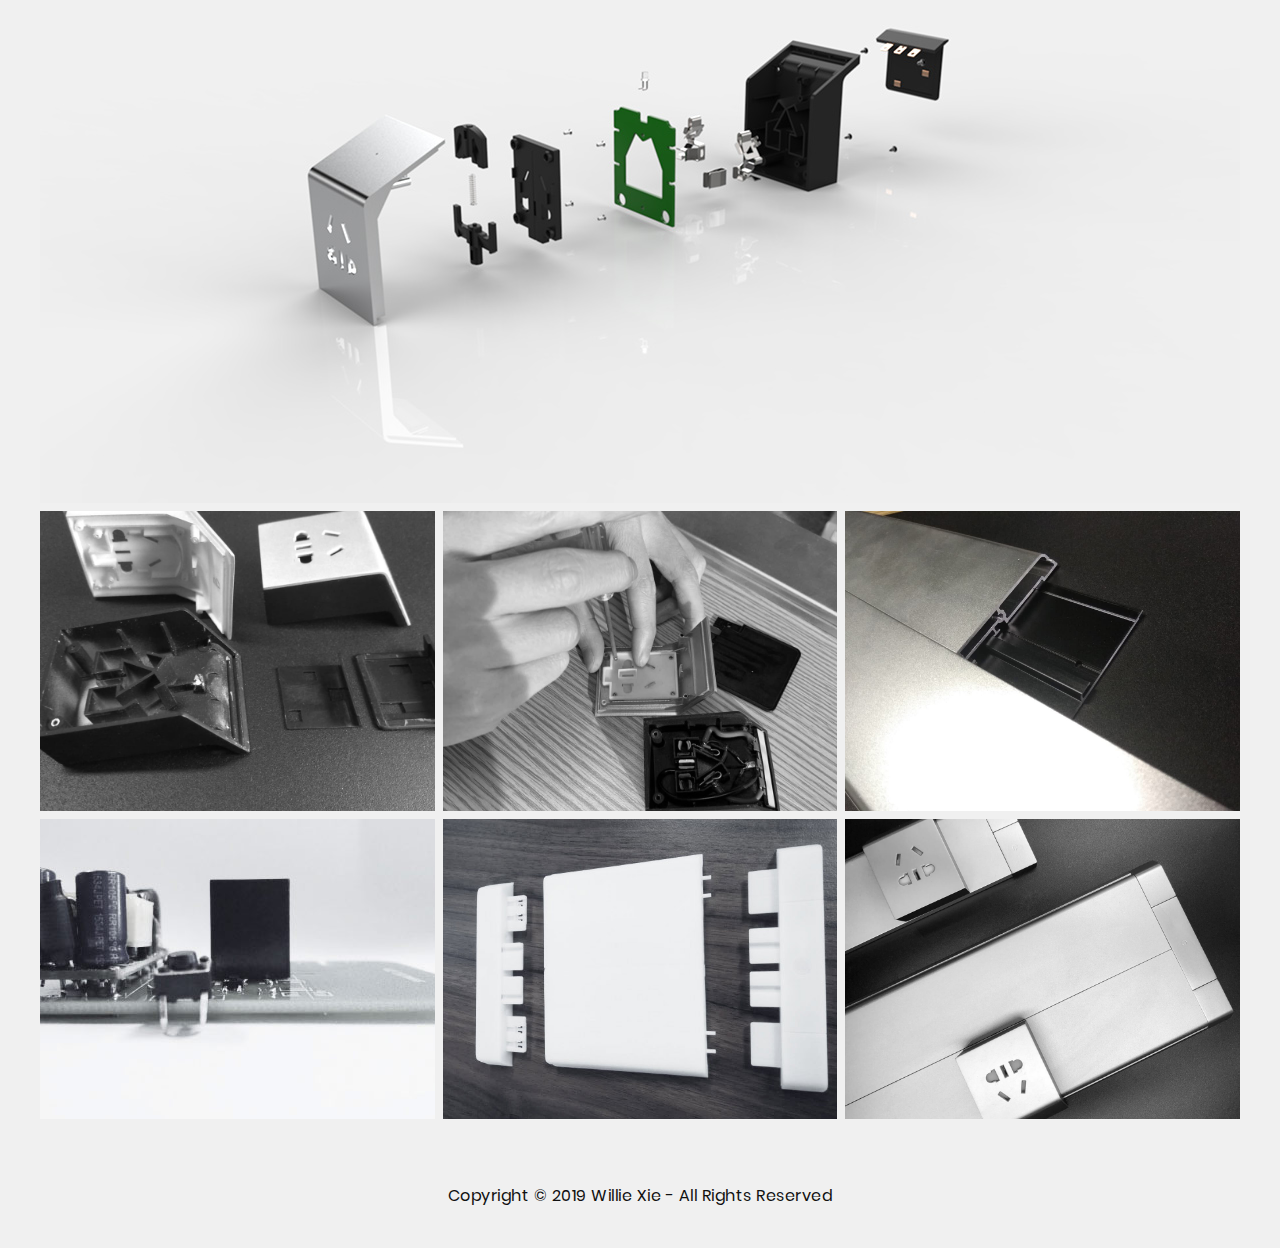
<file: vision.html>
<!DOCTYPE html>
<html lang="en">

<head>
    <meta charset="utf-8">
    <meta name="viewport" content="width=device-width, initial-scale=1">
    <meta name="keywords" content="Willie Xie Design Portfolio">
    <meta name="description" content="Willie Xie Design Portfolio">
    <title>Willie Xie - VISION</title>
    <link rel="icon" href="img/thmb.png">
    <!-- CSS FILES -->
    <link rel="stylesheet" type="text/css" href="css/fullpage.css">
    <link rel="stylesheet" type="text/css" href="css/style.css">
     <link rel="stylesheet" type="text/css" href="css/uikit.css">
<!-- Global site tag (gtag.js) - Google Analytics -->
<script async src="https://www.googletagmanager.com/gtag/js?id=UA-144193144-1"></script>
<script>
  window.dataLayer = window.dataLayer || [];
  function gtag(){dataLayer.push(arguments);}
  gtag('js', new Date());

  gtag('config', 'UA-144193144-1');
</script>
</head>

<body>
<div id="navbar"class="navbar">
<a href="/"><div class="logo1" style="letter-spacing: 1px; font-size: 1.2em;">&#60; BACK</div></a>
<input id="burger" type="checkbox" />

<label for="burger">
    <span></span>
    <span></span>
    <span></span>
</label>

<nav>    
  <ul>
    <li><a href="/" class="checked">TANGIBLE</a></li>
    <li><a href="/digital">DIGITAL</a></li>
    <li><a href="/about" style="padding-bottom: 30%;">ABOUT</a></li>
    <a href="tel:+8613122324885"><img src="img/Asset%202.svg" style="height: 20px"></a>
      <a href="mailto:xie.willie@gmail.com"><img src="img/Asset%201.svg" style="height: 20px"></a>
      <a href="https://www.linkedin.com/in/williexie"><img src="img/Asset%203.svg" style="height: 20px"></a>
  </ul>
</nav>
 


<div class="topnav">
  <a class="active" href="\">TANGIBLE</a>
  <a href="\digital">DIGITAL</a>
  <a href="\about">ABOUT</a>
  
</div></div>
<div style="width: 100%; position: relative">
<img class="headerimg" src="img/5_6.png">
<div style="color: #fff; max-width: 1200px; width: 100%; position: absolute; display: block; bottom: 0%;left: 50%;transform: translate(-50%, -50%); margin: 0 auto;padding-left: 1em">
    <div style=" padding-left: 2em;">
    <h9>XPOWER VISION</h9>
        <h10>Modular Power Track</h10>

    </div>
    </div>
</div>
<div style="background-color: rgb(240,240,240)">
 <div style="max-width: 1200px; margin: 0 auto; padding: 1em 1em">
         <div style="max-width: 900px;">
<div style="padding: 1em 2em 4em 2em">
    <h2 style="font-weight: 700;color: #000; line-height: 4em">Role: Project Lead</h2>
    <h2 style="text-align: justify; line-height: 1.5em;color: #111">VISION is an award-winning (iF 2018 Gold) collaborative project with Jacob Jensen Design to reshape the XPOWER modular
power track based on the existing patented technology. Designed to meet the growing demand for accessible outlets, it provides power wherever it is needed.
The track can be either mounted as wall skirting, clamped to the end of a desk, or run parallel beneath a conference table. 
It matches the design trend of turning offices into open interactive spaces. The unviersal socket clicks onto the track, 
allowing the user to access electricity at any location, thereby reducing cable clutter. 


</h2></div>
    </div>
     <img class="contentimg" src="img/vision/jjd0826.jpg">
     <img class="contentimg" src="img/vision/vision_prob.jpg">
     
  <img class="contentimg" src="img/232279_01_shanutec_jjd_xpower_powertrack_1.jpg">
     <img class="contentimg" src="img/vision/close1.jpg">
     <img class="contentimg" src="img/vision/det1.jpg">
     <img class="contentimg" src="img/vision/close2.jpg">
<ul class="cgrid">
<li style="grid-column: span 1; grid-row: span 1;"><img src="img/vision/sock1.jpg"></li>
<li style="grid-column: span 1; grid-row: span 1;">
     <img src="img/vision/sock2.jpg"></li>
    <li style="grid-column: span 1; grid-row: span 1;">
     <img src="img/vision/sock3.jpg"></li>
</ul>
<ul class="cgrid">
<li style="grid-column: span 1; grid-row: span 1;"><img src="img/jjd_brochure_comb4.jpg"></li>
<li style="grid-column: span 2; grid-row: span 1;">
     <img src="img/c2low.jpg"></li>
</ul>
  <img class="contentimg" src="img/vision_lr.jpg">
     <ul class="cgrid">
<li style="grid-column: span 1; grid-row: span 1;"><img src="img/vision/scene2.jpg"></li>
<li style="grid-column: span 2; grid-row: span 1;">
     <img src="img/vision/jjd_brochure_conference4.jpg"></li>
</ul>
     <img class="contentimg" src="img/2_2.jpg">
       <video class="vid" loop muted playsinline uk-video="autoplay: inview">
    <source src="img/vision.webm" type="video/webm" />
    <source src="img/vision.mp4" type="video/mp4" />
    </video>
<ul class="cgrid">
<li style="grid-column: span 2; grid-row: span 1;"><img src="img/single_exp.jpg"></li>
<li style="grid-column: span 1; grid-row: span 1;">
     <img src="img/chatouexp.60.jpg"></li>
</ul>
     <img class="contentimg" src="img/dualexp.68.jpg">
  <img class="contentimg" src="img/JJD-guobiao.652.jpg">
<ul class="cgrid" style="grid-auto-rows: 300px">
<li style="grid-column: span 1; grid-row: span 1;"><img src="img/IMG_20190708_173543%20(1).jpg"></li>
<li style="grid-column: span 1; grid-row: span 1;">
     <img src="img/mmexport1564629292377%20(1).jpg"></li>
    <li style="grid-column: span 1; grid-row: span 1;">
     <img src="img/IMG_20190708_173737%20(1).jpg"></li>
</ul>
     <ul class="cgrid" style="grid-auto-rows: 300px">
<li style="grid-column: span 1; grid-row: span 1;"><img src="img/WeChat%20Image_20170703152007.jpg"></li>
<li style="grid-column: span 1; grid-row: span 1;">
     <img src="img/WeChat%20Image_20170815091634.jpg"></li>
    <li style="grid-column: span 1; grid-row: span 1;">
     <img src="img/IMG_4747.jpg"></li>
</ul>
<div>
     
     
     </div>

</div></div>
    <footer style="background-color: rgb(240,240,240); text-align: center; padding: 40px">
    <h2 style="max-width: 1200px; margin: 0 auto; color: #111">Copyright © 2019 Willie Xie - All Rights Reserved</h2>
    </footer>




    <script>
    window.onscroll = () => {
  const nav = document.querySelector('#navbar');
  if(this.scrollY <= 10) nav.className = 'navbar'; else nav.className = 'scroll';
};
    </script>
    <script>
    sessionStorage.setItem('state', 'section1');
    </script>
    <script src="js/uikit.min.js"></script>
    <script src="js/uikit-icons.min.js"></script>
</body>

</html>
</file>
<file: css/fullpage.css>
/*!
 * fullPage 3.0.3
 * https://github.com/alvarotrigo/fullPage.js
 *
 * @license GPLv3 for open source use only
 * or Fullpage Commercial License for commercial use
 * http://alvarotrigo.com/fullPage/pricing/
 *
 * Copyright (C) 2018 http://alvarotrigo.com/fullPage - A project by Alvaro Trigo
 */
html.fp-enabled,
.fp-enabled body {
    margin: 0;
    padding: 0;
    overflow:hidden;

    /*Avoid flicker on slides transitions for mobile phones #336 */
    -webkit-tap-highlight-color: rgba(0,0,0,0);
}
.fp-section {
    position: relative;
    -webkit-box-sizing: border-box; /* Safari<=5 Android<=3 */
    -moz-box-sizing: border-box; /* <=28 */
    box-sizing: border-box;
}
.fp-slide {
    float: left;
}
.fp-slide, .fp-slidesContainer {
    height: 100%;
    display: block;
}
.fp-slides {
    z-index:1;
    height: 100%;
    overflow: hidden;
    position: relative;
    -webkit-transition: all 0.3s ease-out; /* Safari<=6 Android<=4.3 */
    transition: all 0.3s ease-out;
}
.fp-section.fp-table, .fp-slide.fp-table {
    display: table;
    table-layout:fixed;
    width: 100%;
}
.fp-tableCell {
    display: table-cell;
    vertical-align: middle;
    width: 100%;
    height: 100%;
}
.fp-slidesContainer {
    float: left;
    position: relative;
}
.fp-controlArrow {
    -webkit-user-select: none; /* webkit (safari, chrome) browsers */
    -moz-user-select: none; /* mozilla browsers */
    -khtml-user-select: none; /* webkit (konqueror) browsers */
    -ms-user-select: none; /* IE10+ */
    position: absolute;
    z-index: 4;
    top: 50%;
    cursor: pointer;
    width: 0;
    height: 0;
    border-style: solid;
    margin-top: -38px;
    -webkit-transform: translate3d(0,0,0);
    -ms-transform: translate3d(0,0,0);
    transform: translate3d(0,0,0);
}
.fp-controlArrow.fp-prev {
    left: 15px;
    width: 0;
    border-width: 38.5px 34px 38.5px 0;
    border-color: transparent #fff transparent transparent;
}
.fp-controlArrow.fp-next {
    right: 15px;
    border-width: 38.5px 0 38.5px 34px;
    border-color: transparent transparent transparent #fff;
}
.fp-scrollable {
    overflow: hidden;
    position: relative;
}
.fp-scroller{
    overflow: hidden;
}
.iScrollIndicator{
    border: 0 !important;
}
.fp-notransition {
    -webkit-transition: none !important;
    transition: none !important;
}
#fp-nav {
    position: fixed;
    z-index: 100;
    margin-top: -32px;
    top: 50%;
    opacity: 1;
    -webkit-transform: translate3d(0,0,0);
}
#fp-nav.fp-right {
    right: 0px;
}
#fp-nav.fp-left {
    left: 17px;
}
.fp-slidesNav{
    position: absolute;
    z-index: 4;
    opacity: 1;
    -webkit-transform: translate3d(0,0,0);
    -ms-transform: translate3d(0,0,0);
    transform: translate3d(0,0,0);
    left: 0 !important;
    right: 0;
    margin: 0 auto !important;
}
.fp-slidesNav.fp-bottom {
    bottom: 17px;
}
.fp-slidesNav.fp-top {
    top: 17px;
}
#fp-nav ul,
.fp-slidesNav ul {
  margin: 0;
  padding: 0;
}
#fp-nav ul li,
.fp-slidesNav ul li {
    display: block;
    width: 14px;
    height: 13px;
    margin: 7px;
    position:relative;
}
.fp-slidesNav ul li {
    display: inline-block;
}
#fp-nav ul li a,
.fp-slidesNav ul li a {
    display: block;
    position: relative;
    z-index: 1;
    width: 100%;
    height: 100%;
    cursor: pointer;
    text-decoration: none;
}
#fp-nav ul li a.active span,
.fp-slidesNav ul li a.active span,
#fp-nav ul li:hover a.active span,
.fp-slidesNav ul li:hover a.active span{
    height: 2px;
    width: 26px;
    margin: -2px 0 0 -12px;
    background: rgb(255,255,255);
 }
#fp-nav ul li a span,
.fp-slidesNav ul li a span {
    
    position: absolute;
    z-index: 1;
    height: 2px;
    width: 15px;
    border: 0;
    background: rgb(150,150,150);
    left: 50%;
    top: 50%;
    margin: -2px 0 0 0px;
    -webkit-transition: all 0.4s ease-in-out;
    -moz-transition: all 0.4s ease-in-out;
    -o-transition: all 0.4s ease-in-out;
    transition: all 0.4s ease-in-out;
}
#fp-nav ul li:hover a span,
.fp-slidesNav ul li:hover a span{
    width: 26px;
    height: 2px;
    margin: -5px 0px 0px -5px;
}
#fp-nav ul li .fp-tooltip {
    position: absolute;
    top: -2px;
    color: #fff;
    font-size: 14px;
    font-family: arial, helvetica, sans-serif;
    white-space: nowrap;
    max-width: 220px;
    overflow: hidden;
    display: block;
    opacity: 0;
    width: 0;
    cursor: pointer;
}
#fp-nav ul li:hover .fp-tooltip,
#fp-nav.fp-show-active a.active + .fp-tooltip {
    -webkit-transition: opacity 0.2s ease-in;
    transition: opacity 0.2s ease-in;
    width: auto;
    opacity: 1;
}
#fp-nav ul li .fp-tooltip.fp-right {
    right: 30px;
}
#fp-nav ul li .fp-tooltip.fp-left {
    left: 20px;
}
.fp-auto-height.fp-section,
.fp-auto-height .fp-slide,
.fp-auto-height .fp-tableCell{
    height: auto !important;
}

.fp-responsive .fp-auto-height-responsive.fp-section,
.fp-responsive .fp-auto-height-responsive .fp-slide,
.fp-responsive .fp-auto-height-responsive .fp-tableCell {
    height: auto !important;
}

/*Only display content to screen readers*/
.fp-sr-only{
    position: absolute;
    width: 1px;
    height: 1px;
    padding: 0;
    overflow: hidden;
    clip: rect(0, 0, 0, 0);
    white-space: nowrap;
    border: 0;
}

@media only screen and (min-width: 1000px) {
    
    #fp-nav ul li a.active span,
.fp-slidesNav ul li a.active span,
#fp-nav ul li:hover a.active span,
.fp-slidesNav ul li:hover a.active span{
    height: 2px;
    width: 26px;
    margin: -2px 0 0 -12px;
 
 }
#fp-nav ul li a span,
.fp-slidesNav ul li a span {

    position: absolute;
    z-index: 1;
    height: 2px;
    width: 15px;
    border: 0;
    background: rgb(150,150,150);
    left: 50%;
    top: 50%;
    margin: -2px 0 0 -2px;
    -webkit-transition: all 0.4s ease-in-out;
    -moz-transition: all 0.4s ease-in-out;
    -o-transition: all 0.4s ease-in-out;
    transition: all 0.4s ease-in-out;
}
#fp-nav ul li:hover a span,
.fp-slidesNav ul li:hover a span{
    width: 10px;
    height: 10px;
    margin: -5px 0px 0px -5px;
}
    
    #fp-nav.fp-right {
    right: 17px;
}
    
}
</file>
<file: css/style.css>
html, body {
  margin: 0;
  padding: 0;
    top: 0;
    left: 0;
    right: 0;
    bottom: 0;
  height: 100%;

    
}

/* poppins-200 - latin */
@font-face {
  font-family: 'Poppins';
  font-style: normal;
  font-weight: 200;
  src: local('Poppins ExtraLight'), local('Poppins-ExtraLight'),
       url('../fonts/poppins-v6-latin-200.woff2') format('woff2'), /* Chrome 26+, Opera 23+, Firefox 39+ */
       url('../fonts/poppins-v6-latin-200.woff') format('woff'); /* Chrome 6+, Firefox 3.6+, IE 9+, Safari 5.1+ */
}
/* poppins-regular - latin */
@font-face {
  font-family: 'Poppins';
  font-style: normal;
  font-weight: 400;
  src: local('Poppins Regular'), local('Poppins-Regular'),
       url('../fonts/poppins-v6-latin-regular.woff2') format('woff2'), /* Chrome 26+, Opera 23+, Firefox 39+ */
       url('../fonts/poppins-v6-latin-regular.woff') format('woff'); /* Chrome 6+, Firefox 3.6+, IE 9+, Safari 5.1+ */
}
/* poppins-700 - latin */
@font-face {
  font-family: 'Poppins';
  font-style: normal;
  font-weight: 700;
  src: local('Poppins Bold'), local('Poppins-Bold'),
       url('../fonts/poppins-v6-latin-700.woff2') format('woff2'), /* Chrome 26+, Opera 23+, Firefox 39+ */
       url('../fonts/poppins-v6-latin-700.woff') format('woff'); /* Chrome 6+, Firefox 3.6+, IE 9+, Safari 5.1+ */
}

a{
    -webkit-touch-callout: none;
    -webkit-user-select: none;
    -khtml-user-select: none;
    -moz-user-select: none;
    -ms-user-select: none;
    user-select: none;
    -webkit-tap-highlight-color: transparent;
}

.loading{
    transition-delay: 0.4s;
    transition: 0.4s ease-in-out;
}
.loading::before {
	content: '';
	position: fixed;
	z-index: 100000;
	top: 0;
	left: 0;
	width: 100%;
	height: 100%;
	background-color: #1e262a;
    transition: 0.4s ease-in-out;
}

.loading::after {
	content: '';
	position: fixed;
	z-index: 100000;
	top: 50%;
	left: 50%;
	width: 60px;
	height: 60px;
	margin: -30px 0 0 -30px;
	pointer-events: none;
	border-radius: 50%;
	opacity: 0.4;
	background: #fff;
	animation: loaderAnim 0.7s linear infinite alternate forwards;
    transition: 0.4s ease-in-out;
}

@keyframes loaderAnim {
	to {
		opacity: 1;
		transform: scale3d(0.5,0.5,1);
	}
}

body {
   background-color: #121E24;
}
::-webkit-scrollbar { width: 0 !important }
p{
    font-family: 'Poppins', sans-serif;
    font-size: 1.4em;
    font-weight: 600;
    letter-spacing: 3px;
    color: #fff;
    display: inline-flex;
}

.logo1{
    font-family: 'Poppins', sans-serif;
    font-size: 1.4em;
    font-weight: 100;
    letter-spacing: 3px;
    color: rgba(255,255,255,0.7);
    display: inline-flex;
    position: fixed;
    top: 33px; 
    left: 10%;
    z-index: 1020;
}
.logo1:hover{
    color: rgba(255,255,255,1);

}

h1{
    font-family: 'Poppins', sans-serif;
    font-size: 1.4em;
    font-weight: 600;
    letter-spacing: 2px;
    color:rgba(255,255,255,0.3);
    display: inline;
}

h2{
    font-family: 'Poppins', sans-serif;
    font-size: 0.8em;
    font-weight: 400;
    color: rgba(255,255,255,0.6);
    letter-spacing: 0.5px;
}
h3{
    font-family: 'Poppins', sans-serif;
    font-size: 1.2em;
    font-weight: 300;
    letter-spacing: 2px;
    color: #fff;
    opacity: 0.5;
    padding: 0;
}
h4{
    font-family: 'Poppins', sans-serif;
    font-size: 1em;
    font-weight: 500;
    letter-spacing: 1px;
    color: #fff;
}
h5{
    font-family: 'Poppins', sans-serif;
    font-size: 1.4em;
    font-weight: 100;
    letter-spacing: 2px;
    color:rgba(255,255,255,1);
    display: inline;
}
h6{
    font-family: 'Poppins', sans-serif;
    font-size: 0.9em;
    font-weight: 100;
    letter-spacing: 1px;
    color:rgba(255,255,255,0.8);
    line-height: 0px;
    margin-top: 20px;
}
    h7{
    font-family: 'Poppins', sans-serif;
    font-size: 1.5em;
    font-weight: 700;
    letter-spacing: 1px;
    color:rgba(255,255,255,0.3);
    display: inline;
     
}
    h8{
    font-family: 'Poppins', sans-serif;
    font-size: 1.5em;
    font-weight: 700;
    letter-spacing: 1px;
    color:rgba(255,255,255,1);
    display: inline;
    
        
}
h9{
    font-family: 'Poppins', sans-serif;
    font-size: 1.8em;
    font-weight: 700;
    color: rgba(255,255,255,0.9);
    letter-spacing: 1px;
}
h10{display: block;
    font-family: 'Poppins', sans-serif;
    font-size: 1.4em;
    font-weight: 100;
    color: rgba(255,255,255,0.7);
    letter-spacing: 1px;
}
a{
    font-family: 'Open Sans', sans-serif;
    text-decoration: none
}
p{font-family: 'Poppins', sans-serif;
    font-size: 1em;
    font-weight: 100;
    letter-spacing: 1px;
    color: #fff;}
.navbar{
    position: fixed;
    z-index: 999;
   
    width: 100%;
    height: 100px;
    transition: 0.2s ease-in-out;
    display: flex;
    align-items: center;
}
.scroll{
    position: fixed;
    z-index: 999;
    background-color: rgba(18,30,36,0.9);
    width: 100%;
    height: 100px;
    display: flex;
    align-items: center;
    box-shadow: 0px 2px 8px #161C1F;
  transition: 0.4s ease-in-out;
}
.topnav {
position: fixed;
    padding-top: 5px;
    background-color: none;
    overflow: hidden;
    display: none;
  align-items: center;
  justify-content: center;
    z-index: 100;
    left: 0;
    right: 0;
    
}

/* Style the links inside the navigation bar */
.topnav a {
    font-family: 'Poppins', sans-serif;
    color: #888;
    text-align: center;
    padding-left: 50px;
    text-decoration: none;
    font-size: 15px;
    font-weight: 400;
    letter-spacing: 1.5px;
}

/* Change the color of links on hover */
.topnav a:hover {
    color: white;
    
}

/* Add a color to the active/current link */
.topnav a.active {
    color: white;
    font-weight: 400;
}


body input + label {
  position: fixed;
  top: 40px;
  right: 8%;
  height: 40px;
  width: 35px;
  z-index: 15;
    -webkit-touch-callout: none;
    -webkit-user-select: none;
    -khtml-user-select: none;
    -moz-user-select: none;
    -ms-user-select: none;
    -user-select: none;
    -webkit-tap-highlight-color: transparent;
}
body input{
    opacity: 0;
    position: relative;
}
body label span {
  display: block;
  width: 30px;
  height: 2px;
  margin-bottom: 6px;
  position: relative;
  
  background: #cdcdcd;
  border-radius: 0px;
  
  z-index: 15;
  
  transform-origin: 4px 0px;
  
  transition: transform 0.5s cubic-bezier(0.77,0.2,0.05,1.0),
              background 0.5s cubic-bezier(0.77,0.2,0.05,1.0),
              opacity 0.55s ease;
}
body input + label span:first-child {
  transform-origin: 0% 0%;
}
body input + label span:last-child(2) {
  transform-origin: 0% 100%;
}
body label:hover {
  cursor: pointer;
}
body input:checked + label span {
  opacity: 1;
  transform: rotate(45deg) translate(0px, -4px);
    background: rgb(100,100,100);
}
body input:checked + label span:nth-last-child(2) {
  opacity: 0;
  transform: rotate(0deg) scale(0.2, 0.2);
}
body input:checked + label span:nth-last-child(1) {
   transform: rotate(-45deg) translate(0, -1px);
}
body input ~ nav {
  background: transparent;
  position: fixed;
  top: 0;
  left: 0;
  width: 100%;
  height: 80px;
  z-index: 9;
  transition: .4s;
  transition-delay: 0s;
  overflow: hidden;
}
body input ~ nav > ul {
  text-align: right;
  position: absolute;
    padding: 0;
    list-style-type: none;
  top: 25%;
  right: 8%;
  z-index: 1;
}
body input ~ nav > ul > li {
  opacity: 0;
  transition: .5s;
  transition-delay: 0s;
}

body input ~ nav > ul > a {
  opacity: 0;
    display: none;
    padding: 12px;
}
body input ~ nav > ul > li > a {
  
  color: transparent;
  font-family: 'Poppins', sans-serif;
    font-size: 2.2em;
    font-weight: 500;
    letter-spacing: 2px;
    -webkit-text-stroke: 0.5px #f9f9f9;
  display: none;
  padding: 15px;
}

body input ~ nav > ul > li > .checked {
  
  color: #fff;
  font-family: 'Poppins', sans-serif;
    font-size: 2.2em;
    font-weight: 500;
    letter-spacing: 2px;
    -webkit-text-stroke: 0.5px #fff;
  display: none;
  padding: 15px;
}
body input:checked ~ nav {
  height: 100%;
  transition-delay: 0s;
    background: rgba(12,15,17,0.9);
}
body input:checked ~ nav > ul > li {
  opacity: 1;
  transition-delay: .3s;
}
body input:checked ~ nav > ul > a {
  opacity: 1;
    display: inline-block;
    transition: 0.3s;
  transition-delay: .5s;
}
body input:checked ~ nav > ul > li > a {
  display: block;
  transition-delay: .3s;
}

@media only screen and (min-width: 968px) {
    
    .logo1{
    
    left: 10%;
    
}
    
    body input + label 
    {
        display: none;
    }
    
    body input ~ nav > ul {
        display: none;
    }
  .topnav {
      position: fixed;
      display: flex;
      justify-content: flex-end;
      align-items: center;
    background-color: none;
    overflow: hidden;
    z-index: 100;
margin: auto;
      right: 10%;
    }
    
      .topnav a{ float: left;}
}
.intro-thumb {
  display: block;
  height: 25vh;
  width: 100%;
  position: relative;
}

.full {
  display: block;
  position: absolute;
  top: 0;
  right: 0;
  bottom: 0;
  left: 0;
  background-position: center center;
  background-size: cover;
}

a.back {
  color: aqua;
  position: absolute;
  top: 10px;
  left: 10px;
}

.cinfo {
   display: block;
  position: absolute;
  top: 70%;
  left: 50%;
  transform: translate(-50%, -50%);
    width: 80%;
}
.contact{
    display: none;
}
.section{
position: relative;
}

.fitimg{
  width: 100%;
  height: 100%;
    object-fit: cover;
    object-position: center;
  transition: .7s cubic-bezier(0.22, 0.61, 0.36, 1);
}

.fitimg:hover{
  transform: scale(1.1);
}

.bgimg1, .bgimg2, .bgimg3, .bgimg5, .bgimg6{
    top: 0;
    position: fixed;
    height: 110%;
    width: 150%;
    object-fit: cover;
    opacity: 0;
    z-index: -1;
    transition: all 0.8s ease-in-out;
    transform: scale(1.0);
}
    .bgimg4{
    top: 0;
    position: fixed;
    height: 90%;
    width: 100%;
    object-fit: cover;
opacity: 0;
    z-index: -1;
    transition: all 0.8s ease-in-out;
    transform: scale(1.0);
}


.award{
position: absolute;
    right: 15px;
    bottom: 15px;
    z-index: 1;
    height: auto;
    width: 70px;
}
.project{
    height: 100%;
    display: grid;
    grid-template-columns: repeat(10, 1fr);
    grid-template-rows: repeat(10, 1fr);
}

.projectthmb{
    grid-column: 2 / 10;
    grid-row: 3 / 8;
    box-shadow: 5px 5px 10px rgba(0, 0, 0, 0.3), 10px 15px 40px rgba(0,0,0,.6);
    opacity: 0.2;
    transform: scale(0.95);
       transition: all 1s ease-out;
    -webkit-transition: all 1s ease-out;
    overflow: hidden;
}

.projectthmb2{
grid-column: 2 / 10;
    grid-row: 3 / 8;
    box-shadow: 10px 10px 25px rgba(0, 0, 0, 0.4);
    opacity: 0.2;
       transition: all 1s ease-out;
    -webkit-transition: all 1s ease-out;
    transform: scale(0.95);
    overflow: hidden;
}

.projectthmb3{
grid-column: 2 / 10;
    grid-row: 3 / 8;
    box-shadow: 10px 10px 25px rgba(0, 0, 0, 0.4);
    opacity: 0.2;
       transition: all 1s ease-out;
    -webkit-transition: all 1s ease-out;
    transform: scale(0.95);
    overflow: hidden;
}

.projectthmb4{
grid-column: 2 / 10;
    grid-row: 3 / 8;

    box-shadow: 10px 10px 25px rgba(0, 0, 0, 0.4);
    opacity: 0.2;
       transition: all 1s ease-out;
    -webkit-transition: all 1s ease-out;
   transform: scale(0.95);
    overflow: hidden;
}

.projectthmb5{
grid-column: 2 / 10;
    grid-row: 3 / 8;
    background-position: center;
    background-size: cover;
    background-repeat: no-repeat;
    box-shadow: 10px 10px 25px rgba(0, 0, 0, 0.4);
    opacity: 0.2;
       transition: all 1s ease-out;
    -webkit-transition: all 1s ease-out;
transform: scale(0.95);
    overflow: hidden;
}

.projectthmb6{
grid-column: 2 / 10;
    grid-row: 3 / 8;
    background-position: center;
    background-size: cover;
    background-repeat: no-repeat;
    box-shadow: 10px 10px 25px rgba(0, 0, 0, 0.4);
    opacity: 0.2;
       transition: all 1s ease-out;
    -webkit-transition: all 1s ease-out;
 transform: scale(0.95);
    overflow: hidden;
}

.projecttext, .projecttext2, .projecttext3, .projecttext4,
.projecttext5, .projecttext6{
    width: 80%;
    text-align: center;
    position: absolute;
    padding-left: 8%;
    bottom: 10%;
    left: -10px;
    opacity: 0;
   transition: all 0.5s ease-out;
    -webkit-transition: all 0.5s ease-out;
    z-index: -1;
}

.fp-viewing-p1 .projecttext{
    left: 10px;
    opacity: 1;
}

.fp-viewing-p1 .projectthmb{
    opacity: 1;
    margin: 0;
    transform: scale(1);
}
.fp-viewing-p1 .bgimg1{
    opacity: 0.07;
    transform: scale(1);
}
.fp-viewing-p2 .projecttext2{
    left: 10px;
    opacity: 1;
     transition-delay: 0.2s;
}

.fp-viewing-p2 .projecttext{
    left: 30px;
    opacity: 0;
}

.fp-viewing-p2 .projectthmb2{
    opacity: 1;
   transform: scale(1);

}
.fp-viewing-p2 .bgimg2{
    opacity:0.07;
    transform: scale(1);
}

.fp-viewing-p3 .projecttext3{
    left: 10px;
    opacity: 1;
     transition-delay: 0.2s;
}

.fp-viewing-p3 .projecttext2{
    left: 30px;
    opacity: 0;
}
.fp-viewing-p3 .projectthmb3{
    opacity: 1;
   transform: scale(1);
}
.fp-viewing-p3 .bgimg3{
    opacity:0.07;
    transform: scale(1);
}
.fp-viewing-p4 .projecttext4{
    left: 10px;
    opacity: 1;
     transition-delay: 0.2s;
}

.fp-viewing-p4 .projecttext3{
    left: 30px;
    opacity: 0;
}
.fp-viewing-p4 .projectthmb4{
    opacity: 1;
transform: scale(1);
}
.fp-viewing-p4 .bgimg4{
    opacity:0.05;
    transform: scale(1);
}
.fp-viewing-p5 .projecttext5{
    left: 10px;
    opacity: 1;
     transition-delay: 0.2s;
}

.fp-viewing-p5 .projecttext4{
    left: 30px;
    opacity: 0;
}
.fp-viewing-p5 .projectthmb5{
    opacity: 1;
  transform: scale(1);
}
.fp-viewing-p5 .bgimg5{
    opacity:0.05;
    transform: scale(1);
}
.fp-viewing-p6 .projecttext6{
    left: 10px;
    opacity: 1;
     transition-delay: 0.2s;
}

.fp-viewing-p6 .projecttext5{
    left: 30px;
    opacity: 0;
}
.fp-viewing-p6 .projectthmb6{
    opacity: 1;
transform: scale(1);
}
.fp-viewing-p6 .bgimg6{
    opacity:0.05;
    transform: scale(1);
}

.gmask{
    -webkit-mask-image: linear-gradient(to top, transparent 0%, black 75%);
  mask-image: linear-gradient(to left, transparent 0%, black 75%);
    height: 50vh;
}

.emthmb{
    position: absolute;
    margin-top: -10%; 
    width: 100% ;
}

@media only screen and (min-width: 968px) {
    
    .cinfo {
   display: block;
  position: absolute;
  top: 53%;
  left: 50%;
  transform: translate(-50%, -50%);
    width: 50%;
}
        .cinfo a{
   display: block;
margin: 20px 0px 0px 0px;
}
    .project{
    height: 100vh;
    display: grid;
    grid-template-columns: repeat(10, 1fr);
    grid-template-rows: repeat(10, 1fr);
}
    
    .projectthmb {
    grid-column: 4 / 10;
    grid-row: 3 / 10;
       display: flex;
  overflow: hidden;
  min-width: 0;
  min-height: 0;
    }
    .projectthmb2{
    grid-column: 4 / 10;
    grid-row: 3 / 10;
        display: flex;
  overflow: hidden;
  min-width: 0;
  min-height: 0;
    }
    .projectthmb3{
    grid-column: 4 / 10;
    grid-row: 3 / 10;
        display: flex;
  overflow: hidden;
  min-width: 0;
  min-height: 0;
    }
    .projectthmb4{
    grid-column: 4 / 10;
    grid-row: 3 / 10;
       display: flex;
  overflow: hidden;
  min-width: 0;
  min-height: 0;
    }
    .projectthmb5{
    grid-column: 4 / 10;
    grid-row: 3 / 10;
       display: flex;
  overflow: hidden;
  min-width: 0;
  min-height: 0;
    }
    .projectthmb6{
    grid-column: 4 / 10;
    grid-row: 3 / 10;
       display: flex;
  overflow: hidden;
  min-width: 0;
  min-height: 0;
    }

   .fitimg {
  flex: 0 0 100%;
  min-width: 0;
  object-fit: cover;

	transition: .7s cubic-bezier(0.22, 0.61, 0.36, 1);

}
      .fitimg:hover {
  transform: scale(1.1);
}
    .bgimg1, .bgimg2, .bgimg3, .bgimg5{
    
    height: 140%;
    width: 120%;
    object-fit: cover;

}
    .bgimg4{
    
    height: 130%;
    width: 110%;
    object-fit: cover;

}
    .bgimg6{
    
    height: 140%;
    width: 110%;
    object-fit: cover;
}
    .award{
position: absolute;
    right: 20px;
    bottom: 20px;
    z-index: 1;
    height: auto;
    width: 100px;
    
}
    .gmask{
    -webkit-mask-image: linear-gradient(to left, transparent 0%, black 75%);
  mask-image: linear-gradient(to left, transparent 0%, black 75%);
        height: 100vh;}
    
    .emthmb{
    position: absolute;
    margin-top: -3%; 
    width: 55% ;
        margin-left: 25%
}
    
.projecttext, .projecttext2, .projecttext3, .projecttext4, .projecttext5, .projecttext6{
    width: 18%;
    position: absolute;
    margin-left: 6%;
    padding: 3em 3em;
    text-align: left;
    bottom: 10%;
    left: -10px;
    opacity: 0;
   transition: all 0.5s ease-out;
    -webkit-transition: all 0.5s ease-out;
    z-index: 1;
    background-color: rgba(10,18,22,0);
}
    h1{
    font-family: 'Poppins', sans-serif;
    font-size: 2em;
    font-weight: 500;
    letter-spacing: 2px;
    color:rgba(255,255,255,0.7);
        line-height: 3em;
        
}

h2{
    font-family: 'Poppins', sans-serif;
    font-size: 1em;
    font-weight: 400;
    color: rgba(255,255,255,0.95);
    letter-spacing: 0.5px;
}
    h5{
    font-family: 'Poppins', sans-serif;
    font-size: 3.5em;
    font-weight: 700;
    letter-spacing: 2px;
    color:rgba(255,255,255,1);
        line-height: 1.2em;
    display: block;
        margin-top: 0;
        margin-bottom: 50px;
     
}
    h7{
    font-family: 'Poppins', sans-serif;
    font-size: 2em;
    font-weight: 700;
    letter-spacing: 1px;
    color:rgba(255,255,255,0.3);
    display: inline;
     
}
    h8{
    font-family: 'Poppins', sans-serif;
    font-size: 2em;
    font-weight: 700;
    letter-spacing: 1px;
    color:rgba(255,255,255,1);
    display: inline;
     
}
    h9{
    font-family: 'Poppins', sans-serif;
    font-size: 2.5em;
    font-weight: 700;
    color: rgba(255,255,255);
    letter-spacing: 1px;
}
h10{
    font-family: 'Poppins', sans-serif;
    font-size: 2.5em;
    font-weight: 100;
    color: rgba(255,255,255,0.6);
    letter-spacing: 1px;
}
    
    .cv{
    position: absolute;
  top: 50%;
  left: 50%;
  transform: translate(-50%, -50%);
  padding: 0;
width: 99%;
}
    .contact{
        display: block;
        margin-top: 10%;
    }
}

.splitgrid > ul {
  display: grid;
  grid-template-columns: repeat(auto-fit, minmax(320px, 1fr));
    margin: 0 auto;
    list-style-type: none;
    overflow: hidden;
    padding: 0;
}

.splitgrid > ul > li{

height: auto;
    overflow: hidden;
    min-height: 55vh;
}

.cgrid {
  display: grid;
  grid-template-columns: repeat(auto-fit, minmax(300px, 1fr));
grid-auto-rows: 1fr;
margin: 0 auto;
    padding: 0;
    list-style: none;
    grid-column-gap: 0%;
    grid-row-gap: 0.5em;
    margin-bottom: 0.5em;
}

.cgrid > li > img{
    height: 100%;
    width: 100%;
    object-fit: cover;
}
@media only screen and (min-width: 968px) {
    .cgrid {
    grid-column-gap: 0.5em;
}
}
.cv{ 
    
    padding: 20px 0px 0px 40px;
}

.button1 {
    display: inline-block;
    padding: 0.75em 1.5em;
    border: 1px solid #fff;
    background-color: none;
    text-decoration: none;
    color: white;
    font-weight: 700;
}
/* Sweep To Right */
.hvr-sweep-to-right {
  display: inline-block;
  vertical-align: middle;
  -webkit-transform: perspective(1px) translateZ(0);
  transform: perspective(1px) translateZ(0);
  box-shadow: 0 0 1px rgba(0, 0, 0, 0);
  position: relative;
  -webkit-transition-property: color;
  transition-property: color;
  -webkit-transition-duration: 0.3s;
  transition-duration: 0.3s;
}
.hvr-sweep-to-right:before {
  content: "";
  position: absolute;
  z-index: -1;
  top: 0;
  left: 0;
  right: 0;
  bottom: 0;
  background: #fff;
  -webkit-transform: scaleX(0);
  transform: scaleX(0);
  -webkit-transform-origin: 0 50%;
  transform-origin: 0 50%;
  -webkit-transition-property: transform;
  transition-property: transform;
  -webkit-transition-duration: 0.3s;
  transition-duration: 0.3s;
  -webkit-transition-timing-function: ease-out;
  transition-timing-function: ease-out;
}
.hvr-sweep-to-right:hover, .hvr-sweep-to-right:focus, .hvr-sweep-to-right:active {
  color: #161C1F;
}
.hvr-sweep-to-right:hover:before, .hvr-sweep-to-right:focus:before, .hvr-sweep-to-right:active:before {
  -webkit-transform: scaleX(1);
  transform: scaleX(1);
}
.headerimg{
    height: 60vh;
    width: 100%;
    object-fit: cover;
    opacity: 0.8;
        -webkit-mask-image: linear-gradient(to top, transparent 0%, black 90%);
  mask-image: linear-gradient(to top, transparent 0%, black 90%);
}
.contentimg{
    height: auto;
    width: 100%;
    object-fit: cover;
    margin: 0 auto;
    margin-bottom: 0.5em;
}
.contentimg2{
    height: auto;
    width: 100%;
    object-fit: cover;
    margin: 0 auto;
    margin: 0;
}
.vid{
   height: auto;
    max-width: 100%;
    object-fit: cover;
    margin: 0 auto;
    margin-bottom: 1em;
}
.gridimg{
    max-height: 100%;
    max-width: 100%;
    object-fit: cover;
    margin: 0 auto;
}
</file>
